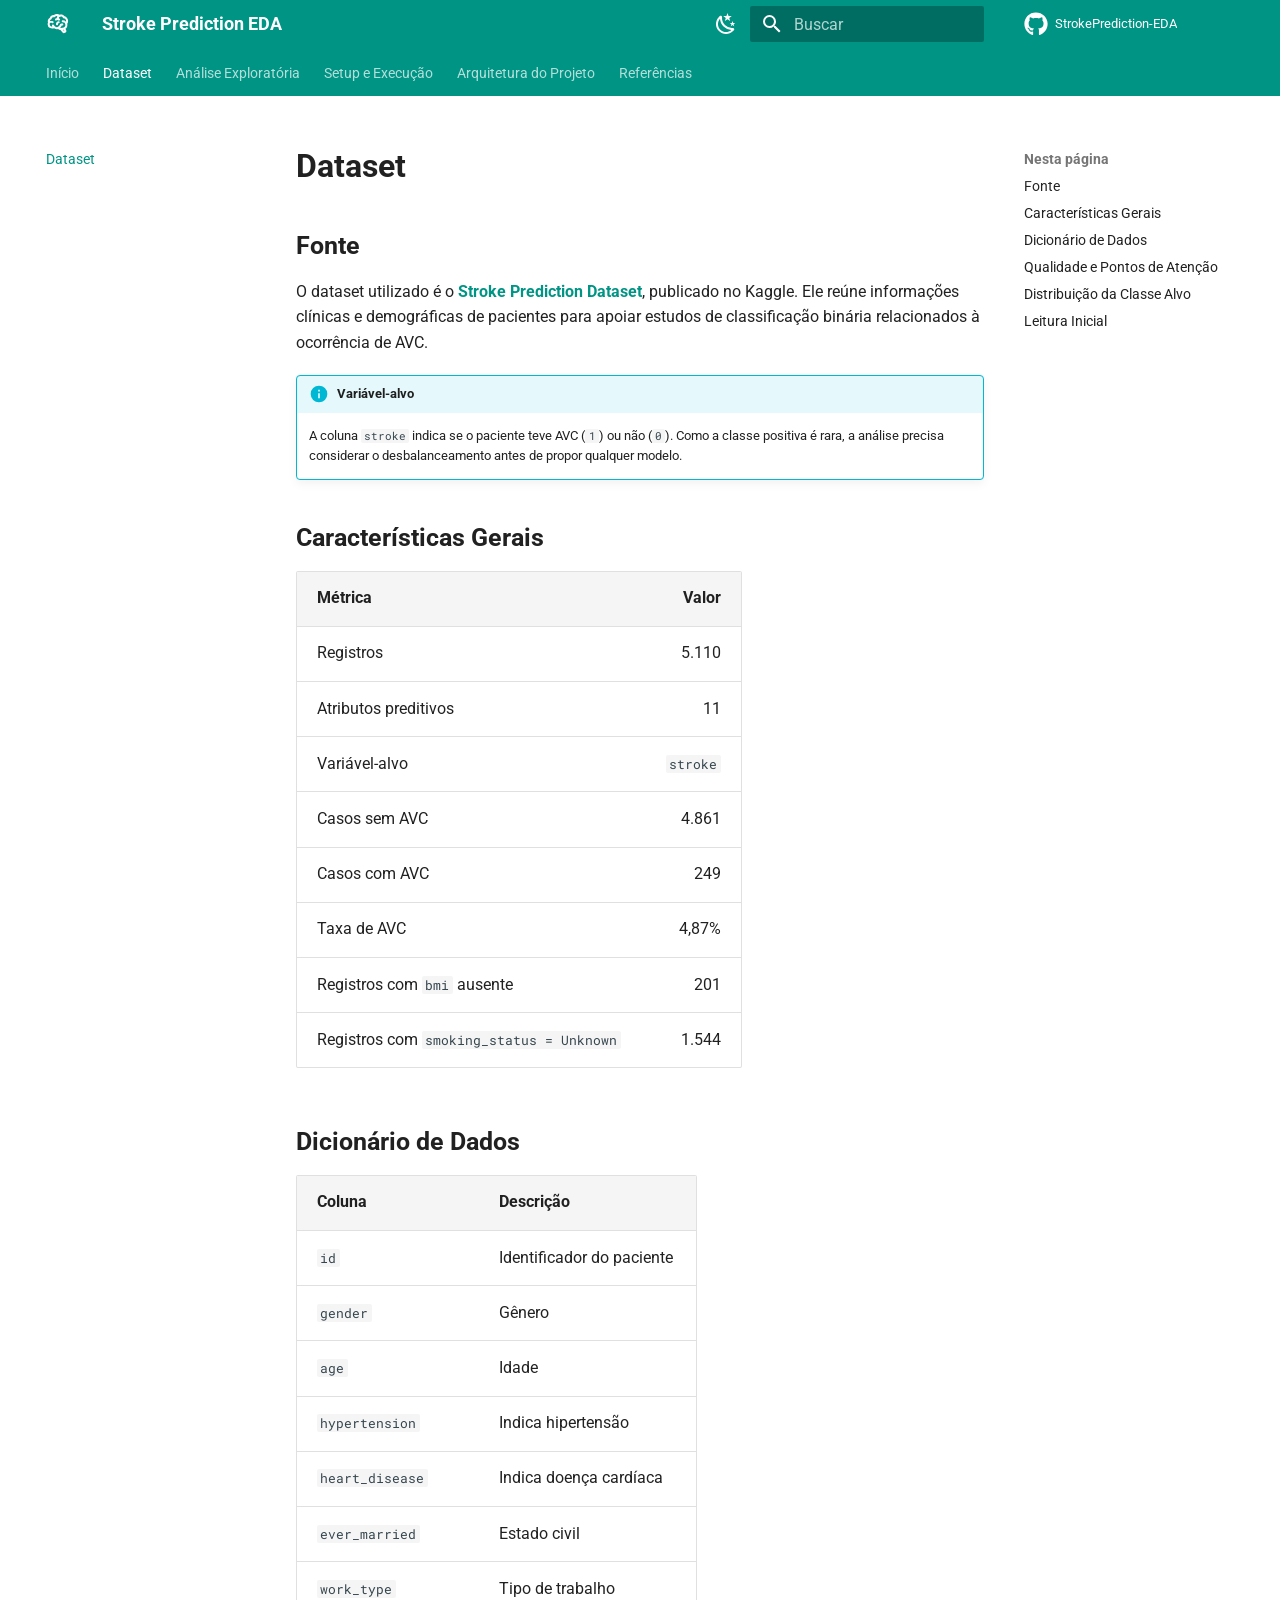
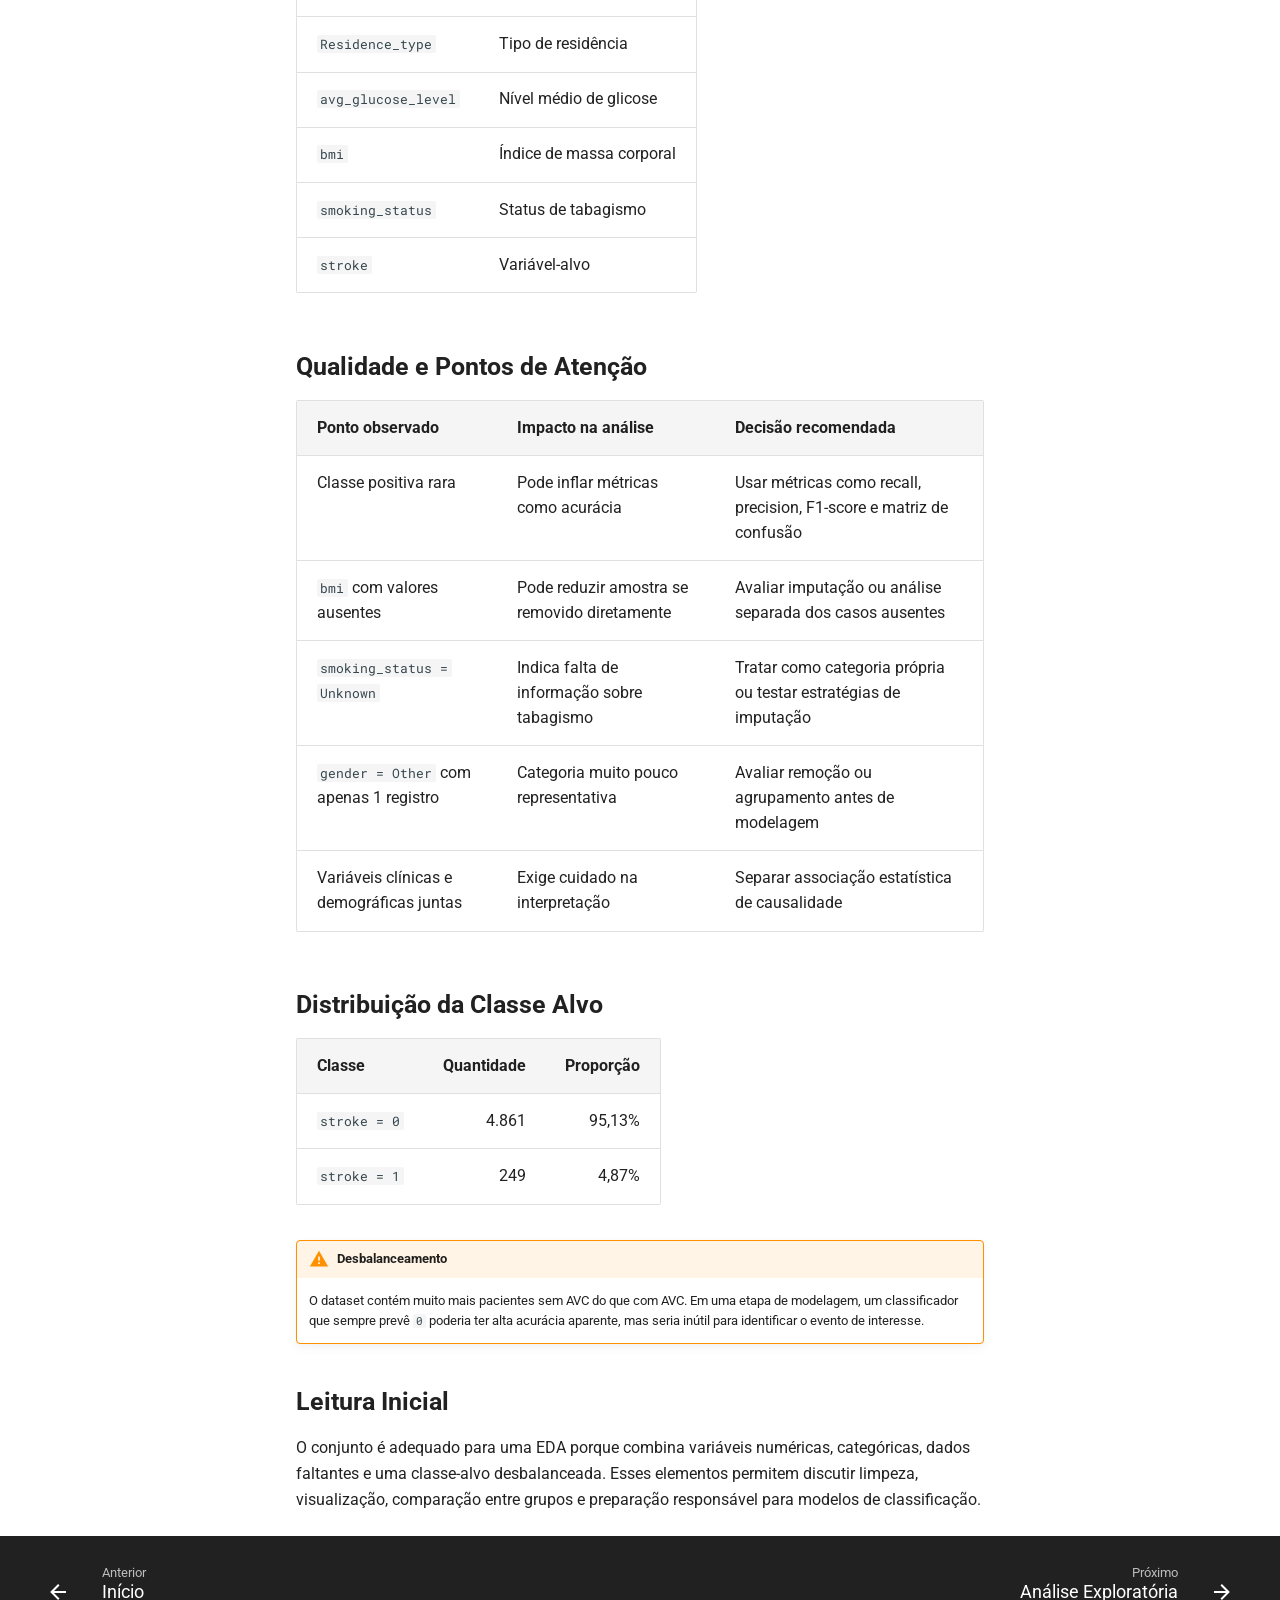
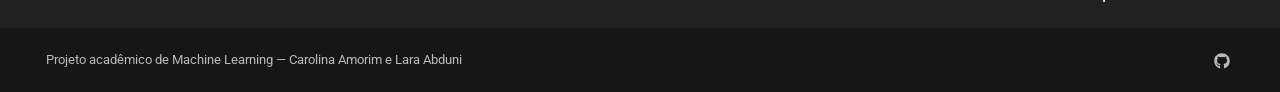
<file: dataset/index.html>
<!doctype html>
<html lang="pt" class="no-js">
  <head>
    
      <meta charset="utf-8">
      <meta name="viewport" content="width=device-width,initial-scale=1">
      
        <meta name="description" content="Análise exploratória de dados do dataset de previsão de AVC.">
      
      
        <meta name="author" content="Carolina Amorim e Lara Abduni">
      
      
        <link rel="canonical" href="https://carolinaoamorim.github.io/StrokePrediction-EDA/dataset/">
      
      
        <link rel="prev" href="..">
      
      
        <link rel="next" href="../analysis/">
      
      
        
      
      
      <link rel="icon" href="../assets/images/favicon.png">
      <meta name="generator" content="mkdocs-1.6.1, mkdocs-material-9.7.7">
    
    
      
        <title>Dataset - Stroke Prediction EDA</title>
      
    
    
      <link rel="stylesheet" href="../assets/stylesheets/main.ec1eaa64.min.css">
      
        
        <link rel="stylesheet" href="../assets/stylesheets/palette.ab4e12ef.min.css">
      
      


    
    
      
    
    
      
        
        
        <link rel="preconnect" href="https://fonts.gstatic.com" crossorigin>
        <link rel="stylesheet" href="https://fonts.googleapis.com/css?family=Roboto:300,300i,400,400i,700,700i%7CRoboto+Mono:400,400i,700,700i&display=fallback">
        <style>:root{--md-text-font:"Roboto";--md-code-font:"Roboto Mono"}</style>
      
    
    
      <link rel="stylesheet" href="../assets/stylesheets/extra.css">
    
    <script>__md_scope=new URL("..",location),__md_hash=e=>[...e].reduce(((e,_)=>(e<<5)-e+_.charCodeAt(0)),0),__md_get=(e,_=localStorage,t=__md_scope)=>JSON.parse(_.getItem(t.pathname+"."+e)),__md_set=(e,_,t=localStorage,a=__md_scope)=>{try{t.setItem(a.pathname+"."+e,JSON.stringify(_))}catch(e){}}</script>
    
      

    
    
  </head>
  
  
    
    
      
    
    
    
    
    <body dir="ltr" data-md-color-scheme="default" data-md-color-primary="teal" data-md-color-accent="deep-orange">
  
    
    <input class="md-toggle" data-md-toggle="drawer" type="checkbox" id="__drawer" autocomplete="off">
    <input class="md-toggle" data-md-toggle="search" type="checkbox" id="__search" autocomplete="off">
    <label class="md-overlay" for="__drawer"></label>
    <div data-md-component="skip">
      
        
        <a href="#dataset" class="md-skip">
          Pular para conteúdo
        </a>
      
    </div>
    <div data-md-component="announce">
      
    </div>
    
    
      

<header class="md-header" data-md-component="header">
  <nav class="md-header__inner md-grid" aria-label="Cabeçalho">
    <a href=".." title="Stroke Prediction EDA" class="md-header__button md-logo" aria-label="Stroke Prediction EDA" data-md-component="logo">
      
  
  <svg xmlns="http://www.w3.org/2000/svg" viewBox="0 0 24 24"><path d="M21.33 12.91c.09 1.55-.62 3.04-1.89 3.95l.77 1.49c.23.45.26.98.06 1.45-.19.47-.58.84-1.06 1l-.79.25a1.687 1.687 0 0 1-1.86-.55L14.44 18c-.89-.15-1.73-.53-2.44-1.1-.5.15-1 .23-1.5.23-.88 0-1.76-.27-2.5-.79-.53.16-1.07.23-1.62.22-.79.01-1.57-.15-2.3-.45a4.1 4.1 0 0 1-2.43-3.61c-.08-.72.04-1.45.35-2.11-.29-.75-.32-1.57-.07-2.33C2.3 7.11 3 6.32 3.87 5.82c.58-1.69 2.21-2.82 4-2.7 1.6-1.5 4.05-1.66 5.83-.37.42-.11.86-.17 1.3-.17 1.36-.03 2.65.57 3.5 1.64 2.04.53 3.5 2.35 3.58 4.47.05 1.11-.25 2.2-.86 3.13.07.36.11.72.11 1.09m-5-1.41c.57.07 1.02.5 1.02 1.07a1 1 0 0 1-1 1h-.63c-.32.9-.88 1.69-1.62 2.29.25.09.51.14.77.21 5.13-.07 4.53-3.2 4.53-3.25a2.59 2.59 0 0 0-2.69-2.49 1 1 0 0 1-1-1 1 1 0 0 1 1-1c1.23.03 2.41.49 3.33 1.3.05-.29.08-.59.08-.89-.06-1.24-.62-2.32-2.87-2.53-1.25-2.96-4.4-1.32-4.4-.4-.03.23.21.72.25.75a1 1 0 0 1 1 1c0 .55-.45 1-1 1-.53-.02-1.03-.22-1.43-.56-.48.31-1.03.5-1.6.56-.57.05-1.04-.35-1.07-.9a.97.97 0 0 1 .88-1.1c.16-.02.94-.14.94-.77 0-.66.25-1.29.68-1.79-.92-.25-1.91.08-2.91 1.29C6.75 5 6 5.25 5.45 7.2 4.5 7.67 4 8 3.78 9c1.08-.22 2.19-.13 3.22.25.5.19.78.75.59 1.29-.19.52-.77.78-1.29.59-.73-.32-1.55-.34-2.3-.06-.32.27-.32.83-.32 1.27 0 .74.37 1.43 1 1.83.53.27 1.12.41 1.71.4q-.225-.39-.39-.81a1.038 1.038 0 0 1 1.96-.68c.4 1.14 1.42 1.92 2.62 2.05 1.37-.07 2.59-.88 3.19-2.13.23-1.38 1.34-1.5 2.56-1.5m2 7.47-.62-1.3-.71.16 1 1.25zm-4.65-8.61a1 1 0 0 0-.91-1.03c-.71-.04-1.4.2-1.93.67-.57.58-.87 1.38-.84 2.19a1 1 0 0 0 1 1c.57 0 1-.45 1-1 0-.27.07-.54.23-.76.12-.1.27-.15.43-.15.55.03 1.02-.38 1.02-.92"/></svg>

    </a>
    <label class="md-header__button md-icon" for="__drawer">
      
      <svg xmlns="http://www.w3.org/2000/svg" viewBox="0 0 24 24"><path d="M3 6h18v2H3zm0 5h18v2H3zm0 5h18v2H3z"/></svg>
    </label>
    <div class="md-header__title" data-md-component="header-title">
      <div class="md-header__ellipsis">
        <div class="md-header__topic">
          <span class="md-ellipsis">
            Stroke Prediction EDA
          </span>
        </div>
        <div class="md-header__topic" data-md-component="header-topic">
          <span class="md-ellipsis">
            
              Dataset
            
          </span>
        </div>
      </div>
    </div>
    
      
        <form class="md-header__option" data-md-component="palette">
  
    
    
    
    <input class="md-option" data-md-color-media="(prefers-color-scheme: light)" data-md-color-scheme="default" data-md-color-primary="teal" data-md-color-accent="deep-orange"  aria-label="Mudar para modo escuro"  type="radio" name="__palette" id="__palette_0">
    
      <label class="md-header__button md-icon" title="Mudar para modo escuro" for="__palette_1" hidden>
        <svg xmlns="http://www.w3.org/2000/svg" viewBox="0 0 24 24"><path d="m17.75 4.09-2.53 1.94.91 3.06-2.63-1.81-2.63 1.81.91-3.06-2.53-1.94L12.44 4l1.06-3 1.06 3zm3.5 6.91-1.64 1.25.59 1.98-1.7-1.17-1.7 1.17.59-1.98L15.75 11l2.06-.05L18.5 9l.69 1.95zm-2.28 4.95c.83-.08 1.72 1.1 1.19 1.85-.32.45-.66.87-1.08 1.27C15.17 23 8.84 23 4.94 19.07c-3.91-3.9-3.91-10.24 0-14.14.4-.4.82-.76 1.27-1.08.75-.53 1.93.36 1.85 1.19-.27 2.86.69 5.83 2.89 8.02a9.96 9.96 0 0 0 8.02 2.89m-1.64 2.02a12.08 12.08 0 0 1-7.8-3.47c-2.17-2.19-3.33-5-3.49-7.82-2.81 3.14-2.7 7.96.31 10.98 3.02 3.01 7.84 3.12 10.98.31"/></svg>
      </label>
    
  
    
    
    
    <input class="md-option" data-md-color-media="(prefers-color-scheme: dark)" data-md-color-scheme="slate" data-md-color-primary="teal" data-md-color-accent="deep-orange"  aria-label="Mudar para modo claro"  type="radio" name="__palette" id="__palette_1">
    
      <label class="md-header__button md-icon" title="Mudar para modo claro" for="__palette_0" hidden>
        <svg xmlns="http://www.w3.org/2000/svg" viewBox="0 0 24 24"><path d="M12 7a5 5 0 0 1 5 5 5 5 0 0 1-5 5 5 5 0 0 1-5-5 5 5 0 0 1 5-5m0 2a3 3 0 0 0-3 3 3 3 0 0 0 3 3 3 3 0 0 0 3-3 3 3 0 0 0-3-3m0-7 2.39 3.42C13.65 5.15 12.84 5 12 5s-1.65.15-2.39.42zM3.34 7l4.16-.35A7.2 7.2 0 0 0 5.94 8.5c-.44.74-.69 1.5-.83 2.29zm.02 10 1.76-3.77a7.131 7.131 0 0 0 2.38 4.14zM20.65 7l-1.77 3.79a7.02 7.02 0 0 0-2.38-4.15zm-.01 10-4.14.36c.59-.51 1.12-1.14 1.54-1.86.42-.73.69-1.5.83-2.29zM12 22l-2.41-3.44c.74.27 1.55.44 2.41.44.82 0 1.63-.17 2.37-.44z"/></svg>
      </label>
    
  
</form>
      
    
    
      <script>var palette=__md_get("__palette");if(palette&&palette.color){if("(prefers-color-scheme)"===palette.color.media){var media=matchMedia("(prefers-color-scheme: light)"),input=document.querySelector(media.matches?"[data-md-color-media='(prefers-color-scheme: light)']":"[data-md-color-media='(prefers-color-scheme: dark)']");palette.color.media=input.getAttribute("data-md-color-media"),palette.color.scheme=input.getAttribute("data-md-color-scheme"),palette.color.primary=input.getAttribute("data-md-color-primary"),palette.color.accent=input.getAttribute("data-md-color-accent")}for(var[key,value]of Object.entries(palette.color))document.body.setAttribute("data-md-color-"+key,value)}</script>
    
    
    
      
      
        <label class="md-header__button md-icon" for="__search">
          
          <svg xmlns="http://www.w3.org/2000/svg" viewBox="0 0 24 24"><path d="M9.5 3A6.5 6.5 0 0 1 16 9.5c0 1.61-.59 3.09-1.56 4.23l.27.27h.79l5 5-1.5 1.5-5-5v-.79l-.27-.27A6.52 6.52 0 0 1 9.5 16 6.5 6.5 0 0 1 3 9.5 6.5 6.5 0 0 1 9.5 3m0 2C7 5 5 7 5 9.5S7 14 9.5 14 14 12 14 9.5 12 5 9.5 5"/></svg>
        </label>
        <div class="md-search" data-md-component="search" role="dialog">
  <label class="md-search__overlay" for="__search"></label>
  <div class="md-search__inner" role="search">
    <form class="md-search__form" name="search">
      <input type="text" class="md-search__input" name="query" aria-label="Buscar" placeholder="Buscar" autocapitalize="off" autocorrect="off" autocomplete="off" spellcheck="false" data-md-component="search-query" required>
      <label class="md-search__icon md-icon" for="__search">
        
        <svg xmlns="http://www.w3.org/2000/svg" viewBox="0 0 24 24"><path d="M9.5 3A6.5 6.5 0 0 1 16 9.5c0 1.61-.59 3.09-1.56 4.23l.27.27h.79l5 5-1.5 1.5-5-5v-.79l-.27-.27A6.52 6.52 0 0 1 9.5 16 6.5 6.5 0 0 1 3 9.5 6.5 6.5 0 0 1 9.5 3m0 2C7 5 5 7 5 9.5S7 14 9.5 14 14 12 14 9.5 12 5 9.5 5"/></svg>
        
        <svg xmlns="http://www.w3.org/2000/svg" viewBox="0 0 24 24"><path d="M20 11v2H8l5.5 5.5-1.42 1.42L4.16 12l7.92-7.92L13.5 5.5 8 11z"/></svg>
      </label>
      <nav class="md-search__options" aria-label="Pesquisar">
        
        <button type="reset" class="md-search__icon md-icon" title="Limpar" aria-label="Limpar" tabindex="-1">
          
          <svg xmlns="http://www.w3.org/2000/svg" viewBox="0 0 24 24"><path d="M19 6.41 17.59 5 12 10.59 6.41 5 5 6.41 10.59 12 5 17.59 6.41 19 12 13.41 17.59 19 19 17.59 13.41 12z"/></svg>
        </button>
      </nav>
      
        <div class="md-search__suggest" data-md-component="search-suggest"></div>
      
    </form>
    <div class="md-search__output">
      <div class="md-search__scrollwrap" tabindex="0" data-md-scrollfix>
        <div class="md-search-result" data-md-component="search-result">
          <div class="md-search-result__meta">
            Inicializando busca
          </div>
          <ol class="md-search-result__list" role="presentation"></ol>
        </div>
      </div>
    </div>
  </div>
</div>
      
    
    
      <div class="md-header__source">
        <a href="https://github.com/carolinaoamorim/StrokePrediction-EDA" title="Ir para repositório" class="md-source" data-md-component="source">
  <div class="md-source__icon md-icon">
    
    <svg xmlns="http://www.w3.org/2000/svg" viewBox="0 0 512 512"><!--! Font Awesome Free 7.1.0 by @fontawesome - https://fontawesome.com License - https://fontawesome.com/license/free (Icons: CC BY 4.0, Fonts: SIL OFL 1.1, Code: MIT License) Copyright 2025 Fonticons, Inc.--><path d="M173.9 397.4c0 2-2.3 3.6-5.2 3.6-3.3.3-5.6-1.3-5.6-3.6 0-2 2.3-3.6 5.2-3.6 3-.3 5.6 1.3 5.6 3.6m-31.1-4.5c-.7 2 1.3 4.3 4.3 4.9 2.6 1 5.6 0 6.2-2s-1.3-4.3-4.3-5.2c-2.6-.7-5.5.3-6.2 2.3m44.2-1.7c-2.9.7-4.9 2.6-4.6 4.9.3 2 2.9 3.3 5.9 2.6 2.9-.7 4.9-2.6 4.6-4.6-.3-1.9-3-3.2-5.9-2.9M252.8 8C114.1 8 8 113.3 8 252c0 110.9 69.8 205.8 169.5 239.2 12.8 2.3 17.3-5.6 17.3-12.1 0-6.2-.3-40.4-.3-61.4 0 0-70 15-84.7-29.8 0 0-11.4-29.1-27.8-36.6 0 0-22.9-15.7 1.6-15.4 0 0 24.9 2 38.6 25.8 21.9 38.6 58.6 27.5 72.9 20.9 2.3-16 8.8-27.1 16-33.7-55.9-6.2-112.3-14.3-112.3-110.5 0-27.5 7.6-41.3 23.6-58.9-2.6-6.5-11.1-33.3 2.6-67.9 20.9-6.5 69 27 69 27 20-5.6 41.5-8.5 62.8-8.5s42.8 2.9 62.8 8.5c0 0 48.1-33.6 69-27 13.7 34.7 5.2 61.4 2.6 67.9 16 17.7 25.8 31.5 25.8 58.9 0 96.5-58.9 104.2-114.8 110.5 9.2 7.9 17 22.9 17 46.4 0 33.7-.3 75.4-.3 83.6 0 6.5 4.6 14.4 17.3 12.1C436.2 457.8 504 362.9 504 252 504 113.3 391.5 8 252.8 8M105.2 352.9c-1.3 1-1 3.3.7 5.2 1.6 1.6 3.9 2.3 5.2 1 1.3-1 1-3.3-.7-5.2-1.6-1.6-3.9-2.3-5.2-1m-10.8-8.1c-.7 1.3.3 2.9 2.3 3.9 1.6 1 3.6.7 4.3-.7.7-1.3-.3-2.9-2.3-3.9-2-.6-3.6-.3-4.3.7m32.4 35.6c-1.6 1.3-1 4.3 1.3 6.2 2.3 2.3 5.2 2.6 6.5 1 1.3-1.3.7-4.3-1.3-6.2-2.2-2.3-5.2-2.6-6.5-1m-11.4-14.7c-1.6 1-1.6 3.6 0 5.9s4.3 3.3 5.6 2.3c1.6-1.3 1.6-3.9 0-6.2-1.4-2.3-4-3.3-5.6-2"/></svg>
  </div>
  <div class="md-source__repository">
    StrokePrediction-EDA
  </div>
</a>
      </div>
    
  </nav>
  
</header>
    
    <div class="md-container" data-md-component="container">
      
      
        
          
            
<nav class="md-tabs" aria-label="Abas" data-md-component="tabs">
  <div class="md-grid">
    <ul class="md-tabs__list">
      
        
  
  
  
  
    <li class="md-tabs__item">
      <a href=".." class="md-tabs__link">
        
  
  
    
  
  Início

      </a>
    </li>
  

      
        
  
  
  
    
  
  
    <li class="md-tabs__item md-tabs__item--active">
      <a href="./" class="md-tabs__link">
        
  
  
    
  
  Dataset

      </a>
    </li>
  

      
        
  
  
  
  
    <li class="md-tabs__item">
      <a href="../analysis/" class="md-tabs__link">
        
  
  
    
  
  Análise Exploratória

      </a>
    </li>
  

      
        
  
  
  
  
    <li class="md-tabs__item">
      <a href="../setup/" class="md-tabs__link">
        
  
  
    
  
  Setup e Execução

      </a>
    </li>
  

      
        
  
  
  
  
    <li class="md-tabs__item">
      <a href="../project-structure/" class="md-tabs__link">
        
  
  
    
  
  Arquitetura do Projeto

      </a>
    </li>
  

      
        
  
  
  
  
    <li class="md-tabs__item">
      <a href="../references/" class="md-tabs__link">
        
  
  
    
  
  Referências

      </a>
    </li>
  

      
    </ul>
  </div>
</nav>
          
        
      
      <main class="md-main" data-md-component="main">
        <div class="md-main__inner md-grid">
          
            
              
              <div class="md-sidebar md-sidebar--primary" data-md-component="sidebar" data-md-type="navigation" >
                <div class="md-sidebar__scrollwrap">
                  <div class="md-sidebar__inner">
                    


  


<nav class="md-nav md-nav--primary md-nav--lifted" aria-label="Navegação" data-md-level="0">
  <label class="md-nav__title" for="__drawer">
    <a href=".." title="Stroke Prediction EDA" class="md-nav__button md-logo" aria-label="Stroke Prediction EDA" data-md-component="logo">
      
  
  <svg xmlns="http://www.w3.org/2000/svg" viewBox="0 0 24 24"><path d="M21.33 12.91c.09 1.55-.62 3.04-1.89 3.95l.77 1.49c.23.45.26.98.06 1.45-.19.47-.58.84-1.06 1l-.79.25a1.687 1.687 0 0 1-1.86-.55L14.44 18c-.89-.15-1.73-.53-2.44-1.1-.5.15-1 .23-1.5.23-.88 0-1.76-.27-2.5-.79-.53.16-1.07.23-1.62.22-.79.01-1.57-.15-2.3-.45a4.1 4.1 0 0 1-2.43-3.61c-.08-.72.04-1.45.35-2.11-.29-.75-.32-1.57-.07-2.33C2.3 7.11 3 6.32 3.87 5.82c.58-1.69 2.21-2.82 4-2.7 1.6-1.5 4.05-1.66 5.83-.37.42-.11.86-.17 1.3-.17 1.36-.03 2.65.57 3.5 1.64 2.04.53 3.5 2.35 3.58 4.47.05 1.11-.25 2.2-.86 3.13.07.36.11.72.11 1.09m-5-1.41c.57.07 1.02.5 1.02 1.07a1 1 0 0 1-1 1h-.63c-.32.9-.88 1.69-1.62 2.29.25.09.51.14.77.21 5.13-.07 4.53-3.2 4.53-3.25a2.59 2.59 0 0 0-2.69-2.49 1 1 0 0 1-1-1 1 1 0 0 1 1-1c1.23.03 2.41.49 3.33 1.3.05-.29.08-.59.08-.89-.06-1.24-.62-2.32-2.87-2.53-1.25-2.96-4.4-1.32-4.4-.4-.03.23.21.72.25.75a1 1 0 0 1 1 1c0 .55-.45 1-1 1-.53-.02-1.03-.22-1.43-.56-.48.31-1.03.5-1.6.56-.57.05-1.04-.35-1.07-.9a.97.97 0 0 1 .88-1.1c.16-.02.94-.14.94-.77 0-.66.25-1.29.68-1.79-.92-.25-1.91.08-2.91 1.29C6.75 5 6 5.25 5.45 7.2 4.5 7.67 4 8 3.78 9c1.08-.22 2.19-.13 3.22.25.5.19.78.75.59 1.29-.19.52-.77.78-1.29.59-.73-.32-1.55-.34-2.3-.06-.32.27-.32.83-.32 1.27 0 .74.37 1.43 1 1.83.53.27 1.12.41 1.71.4q-.225-.39-.39-.81a1.038 1.038 0 0 1 1.96-.68c.4 1.14 1.42 1.92 2.62 2.05 1.37-.07 2.59-.88 3.19-2.13.23-1.38 1.34-1.5 2.56-1.5m2 7.47-.62-1.3-.71.16 1 1.25zm-4.65-8.61a1 1 0 0 0-.91-1.03c-.71-.04-1.4.2-1.93.67-.57.58-.87 1.38-.84 2.19a1 1 0 0 0 1 1c.57 0 1-.45 1-1 0-.27.07-.54.23-.76.12-.1.27-.15.43-.15.55.03 1.02-.38 1.02-.92"/></svg>

    </a>
    Stroke Prediction EDA
  </label>
  
    <div class="md-nav__source">
      <a href="https://github.com/carolinaoamorim/StrokePrediction-EDA" title="Ir para repositório" class="md-source" data-md-component="source">
  <div class="md-source__icon md-icon">
    
    <svg xmlns="http://www.w3.org/2000/svg" viewBox="0 0 512 512"><!--! Font Awesome Free 7.1.0 by @fontawesome - https://fontawesome.com License - https://fontawesome.com/license/free (Icons: CC BY 4.0, Fonts: SIL OFL 1.1, Code: MIT License) Copyright 2025 Fonticons, Inc.--><path d="M173.9 397.4c0 2-2.3 3.6-5.2 3.6-3.3.3-5.6-1.3-5.6-3.6 0-2 2.3-3.6 5.2-3.6 3-.3 5.6 1.3 5.6 3.6m-31.1-4.5c-.7 2 1.3 4.3 4.3 4.9 2.6 1 5.6 0 6.2-2s-1.3-4.3-4.3-5.2c-2.6-.7-5.5.3-6.2 2.3m44.2-1.7c-2.9.7-4.9 2.6-4.6 4.9.3 2 2.9 3.3 5.9 2.6 2.9-.7 4.9-2.6 4.6-4.6-.3-1.9-3-3.2-5.9-2.9M252.8 8C114.1 8 8 113.3 8 252c0 110.9 69.8 205.8 169.5 239.2 12.8 2.3 17.3-5.6 17.3-12.1 0-6.2-.3-40.4-.3-61.4 0 0-70 15-84.7-29.8 0 0-11.4-29.1-27.8-36.6 0 0-22.9-15.7 1.6-15.4 0 0 24.9 2 38.6 25.8 21.9 38.6 58.6 27.5 72.9 20.9 2.3-16 8.8-27.1 16-33.7-55.9-6.2-112.3-14.3-112.3-110.5 0-27.5 7.6-41.3 23.6-58.9-2.6-6.5-11.1-33.3 2.6-67.9 20.9-6.5 69 27 69 27 20-5.6 41.5-8.5 62.8-8.5s42.8 2.9 62.8 8.5c0 0 48.1-33.6 69-27 13.7 34.7 5.2 61.4 2.6 67.9 16 17.7 25.8 31.5 25.8 58.9 0 96.5-58.9 104.2-114.8 110.5 9.2 7.9 17 22.9 17 46.4 0 33.7-.3 75.4-.3 83.6 0 6.5 4.6 14.4 17.3 12.1C436.2 457.8 504 362.9 504 252 504 113.3 391.5 8 252.8 8M105.2 352.9c-1.3 1-1 3.3.7 5.2 1.6 1.6 3.9 2.3 5.2 1 1.3-1 1-3.3-.7-5.2-1.6-1.6-3.9-2.3-5.2-1m-10.8-8.1c-.7 1.3.3 2.9 2.3 3.9 1.6 1 3.6.7 4.3-.7.7-1.3-.3-2.9-2.3-3.9-2-.6-3.6-.3-4.3.7m32.4 35.6c-1.6 1.3-1 4.3 1.3 6.2 2.3 2.3 5.2 2.6 6.5 1 1.3-1.3.7-4.3-1.3-6.2-2.2-2.3-5.2-2.6-6.5-1m-11.4-14.7c-1.6 1-1.6 3.6 0 5.9s4.3 3.3 5.6 2.3c1.6-1.3 1.6-3.9 0-6.2-1.4-2.3-4-3.3-5.6-2"/></svg>
  </div>
  <div class="md-source__repository">
    StrokePrediction-EDA
  </div>
</a>
    </div>
  
  <ul class="md-nav__list" data-md-scrollfix>
    
      
      
  
  
  
  
    <li class="md-nav__item">
      <a href=".." class="md-nav__link">
        
  
  
  <span class="md-ellipsis">
    
  
    Início
  

    
  </span>
  
  

      </a>
    </li>
  

    
      
      
  
  
    
  
  
  
    <li class="md-nav__item md-nav__item--active">
      
      <input class="md-nav__toggle md-toggle" type="checkbox" id="__toc">
      
      
        
      
      
        <label class="md-nav__link md-nav__link--active" for="__toc">
          
  
  
  <span class="md-ellipsis">
    
  
    Dataset
  

    
  </span>
  
  

          <span class="md-nav__icon md-icon"></span>
        </label>
      
      <a href="./" class="md-nav__link md-nav__link--active">
        
  
  
  <span class="md-ellipsis">
    
  
    Dataset
  

    
  </span>
  
  

      </a>
      
        

  

<nav class="md-nav md-nav--secondary" aria-label="Nesta página">
  
  
  
    
  
  
    <label class="md-nav__title" for="__toc">
      <span class="md-nav__icon md-icon"></span>
      Nesta página
    </label>
    <ul class="md-nav__list" data-md-component="toc" data-md-scrollfix>
      
        <li class="md-nav__item">
  <a href="#fonte" class="md-nav__link">
    <span class="md-ellipsis">
      
        Fonte
      
    </span>
  </a>
  
</li>
      
        <li class="md-nav__item">
  <a href="#caracteristicas-gerais" class="md-nav__link">
    <span class="md-ellipsis">
      
        Características Gerais
      
    </span>
  </a>
  
</li>
      
        <li class="md-nav__item">
  <a href="#dicionario-de-dados" class="md-nav__link">
    <span class="md-ellipsis">
      
        Dicionário de Dados
      
    </span>
  </a>
  
</li>
      
        <li class="md-nav__item">
  <a href="#qualidade-e-pontos-de-atencao" class="md-nav__link">
    <span class="md-ellipsis">
      
        Qualidade e Pontos de Atenção
      
    </span>
  </a>
  
</li>
      
        <li class="md-nav__item">
  <a href="#distribuicao-da-classe-alvo" class="md-nav__link">
    <span class="md-ellipsis">
      
        Distribuição da Classe Alvo
      
    </span>
  </a>
  
</li>
      
        <li class="md-nav__item">
  <a href="#leitura-inicial" class="md-nav__link">
    <span class="md-ellipsis">
      
        Leitura Inicial
      
    </span>
  </a>
  
</li>
      
    </ul>
  
</nav>
      
    </li>
  

    
      
      
  
  
  
  
    <li class="md-nav__item">
      <a href="../analysis/" class="md-nav__link">
        
  
  
  <span class="md-ellipsis">
    
  
    Análise Exploratória
  

    
  </span>
  
  

      </a>
    </li>
  

    
      
      
  
  
  
  
    <li class="md-nav__item">
      <a href="../setup/" class="md-nav__link">
        
  
  
  <span class="md-ellipsis">
    
  
    Setup e Execução
  

    
  </span>
  
  

      </a>
    </li>
  

    
      
      
  
  
  
  
    <li class="md-nav__item">
      <a href="../project-structure/" class="md-nav__link">
        
  
  
  <span class="md-ellipsis">
    
  
    Arquitetura do Projeto
  

    
  </span>
  
  

      </a>
    </li>
  

    
      
      
  
  
  
  
    <li class="md-nav__item">
      <a href="../references/" class="md-nav__link">
        
  
  
  <span class="md-ellipsis">
    
  
    Referências
  

    
  </span>
  
  

      </a>
    </li>
  

    
  </ul>
</nav>
                  </div>
                </div>
              </div>
            
            
              
              <div class="md-sidebar md-sidebar--secondary" data-md-component="sidebar" data-md-type="toc" >
                <div class="md-sidebar__scrollwrap">
                  <div class="md-sidebar__inner">
                    

  

<nav class="md-nav md-nav--secondary" aria-label="Nesta página">
  
  
  
    
  
  
    <label class="md-nav__title" for="__toc">
      <span class="md-nav__icon md-icon"></span>
      Nesta página
    </label>
    <ul class="md-nav__list" data-md-component="toc" data-md-scrollfix>
      
        <li class="md-nav__item">
  <a href="#fonte" class="md-nav__link">
    <span class="md-ellipsis">
      
        Fonte
      
    </span>
  </a>
  
</li>
      
        <li class="md-nav__item">
  <a href="#caracteristicas-gerais" class="md-nav__link">
    <span class="md-ellipsis">
      
        Características Gerais
      
    </span>
  </a>
  
</li>
      
        <li class="md-nav__item">
  <a href="#dicionario-de-dados" class="md-nav__link">
    <span class="md-ellipsis">
      
        Dicionário de Dados
      
    </span>
  </a>
  
</li>
      
        <li class="md-nav__item">
  <a href="#qualidade-e-pontos-de-atencao" class="md-nav__link">
    <span class="md-ellipsis">
      
        Qualidade e Pontos de Atenção
      
    </span>
  </a>
  
</li>
      
        <li class="md-nav__item">
  <a href="#distribuicao-da-classe-alvo" class="md-nav__link">
    <span class="md-ellipsis">
      
        Distribuição da Classe Alvo
      
    </span>
  </a>
  
</li>
      
        <li class="md-nav__item">
  <a href="#leitura-inicial" class="md-nav__link">
    <span class="md-ellipsis">
      
        Leitura Inicial
      
    </span>
  </a>
  
</li>
      
    </ul>
  
</nav>
                  </div>
                </div>
              </div>
            
          
          
            <div class="md-content" data-md-component="content">
              
                



  


              
              <article class="md-content__inner md-typeset">
                
                  



<h1 id="dataset">Dataset<a class="headerlink" href="#dataset" title="Permanent link">&para;</a></h1>
<h2 id="fonte">Fonte<a class="headerlink" href="#fonte" title="Permanent link">&para;</a></h2>
<p>O dataset utilizado é o <a href="https://www.kaggle.com/datasets/fedesoriano/stroke-prediction-dataset"><strong>Stroke Prediction Dataset</strong></a>, publicado no Kaggle. Ele reúne informações clínicas e demográficas de pacientes para apoiar estudos de classificação binária relacionados à ocorrência de AVC.</p>
<div class="admonition info">
<p class="admonition-title">Variável-alvo</p>
<p>A coluna <code>stroke</code> indica se o paciente teve AVC (<code>1</code>) ou não (<code>0</code>). Como a classe positiva é rara, a análise precisa considerar o desbalanceamento antes de propor qualquer modelo.</p>
</div>
<h2 id="caracteristicas-gerais">Características Gerais<a class="headerlink" href="#caracteristicas-gerais" title="Permanent link">&para;</a></h2>
<table>
<thead>
<tr>
<th>Métrica</th>
<th style="text-align: right;">Valor</th>
</tr>
</thead>
<tbody>
<tr>
<td>Registros</td>
<td style="text-align: right;">5.110</td>
</tr>
<tr>
<td>Atributos preditivos</td>
<td style="text-align: right;">11</td>
</tr>
<tr>
<td>Variável-alvo</td>
<td style="text-align: right;"><code>stroke</code></td>
</tr>
<tr>
<td>Casos sem AVC</td>
<td style="text-align: right;">4.861</td>
</tr>
<tr>
<td>Casos com AVC</td>
<td style="text-align: right;">249</td>
</tr>
<tr>
<td>Taxa de AVC</td>
<td style="text-align: right;">4,87%</td>
</tr>
<tr>
<td>Registros com <code>bmi</code> ausente</td>
<td style="text-align: right;">201</td>
</tr>
<tr>
<td>Registros com <code>smoking_status = Unknown</code></td>
<td style="text-align: right;">1.544</td>
</tr>
</tbody>
</table>
<h2 id="dicionario-de-dados">Dicionário de Dados<a class="headerlink" href="#dicionario-de-dados" title="Permanent link">&para;</a></h2>
<table>
<thead>
<tr>
<th>Coluna</th>
<th>Descrição</th>
</tr>
</thead>
<tbody>
<tr>
<td><code>id</code></td>
<td>Identificador do paciente</td>
</tr>
<tr>
<td><code>gender</code></td>
<td>Gênero</td>
</tr>
<tr>
<td><code>age</code></td>
<td>Idade</td>
</tr>
<tr>
<td><code>hypertension</code></td>
<td>Indica hipertensão</td>
</tr>
<tr>
<td><code>heart_disease</code></td>
<td>Indica doença cardíaca</td>
</tr>
<tr>
<td><code>ever_married</code></td>
<td>Estado civil</td>
</tr>
<tr>
<td><code>work_type</code></td>
<td>Tipo de trabalho</td>
</tr>
<tr>
<td><code>Residence_type</code></td>
<td>Tipo de residência</td>
</tr>
<tr>
<td><code>avg_glucose_level</code></td>
<td>Nível médio de glicose</td>
</tr>
<tr>
<td><code>bmi</code></td>
<td>Índice de massa corporal</td>
</tr>
<tr>
<td><code>smoking_status</code></td>
<td>Status de tabagismo</td>
</tr>
<tr>
<td><code>stroke</code></td>
<td>Variável-alvo</td>
</tr>
</tbody>
</table>
<h2 id="qualidade-e-pontos-de-atencao">Qualidade e Pontos de Atenção<a class="headerlink" href="#qualidade-e-pontos-de-atencao" title="Permanent link">&para;</a></h2>
<table>
<thead>
<tr>
<th>Ponto observado</th>
<th>Impacto na análise</th>
<th>Decisão recomendada</th>
</tr>
</thead>
<tbody>
<tr>
<td>Classe positiva rara</td>
<td>Pode inflar métricas como acurácia</td>
<td>Usar métricas como recall, precision, F1-score e matriz de confusão</td>
</tr>
<tr>
<td><code>bmi</code> com valores ausentes</td>
<td>Pode reduzir amostra se removido diretamente</td>
<td>Avaliar imputação ou análise separada dos casos ausentes</td>
</tr>
<tr>
<td><code>smoking_status = Unknown</code></td>
<td>Indica falta de informação sobre tabagismo</td>
<td>Tratar como categoria própria ou testar estratégias de imputação</td>
</tr>
<tr>
<td><code>gender = Other</code> com apenas 1 registro</td>
<td>Categoria muito pouco representativa</td>
<td>Avaliar remoção ou agrupamento antes de modelagem</td>
</tr>
<tr>
<td>Variáveis clínicas e demográficas juntas</td>
<td>Exige cuidado na interpretação</td>
<td>Separar associação estatística de causalidade</td>
</tr>
</tbody>
</table>
<h2 id="distribuicao-da-classe-alvo">Distribuição da Classe Alvo<a class="headerlink" href="#distribuicao-da-classe-alvo" title="Permanent link">&para;</a></h2>
<table>
<thead>
<tr>
<th>Classe</th>
<th style="text-align: right;">Quantidade</th>
<th style="text-align: right;">Proporção</th>
</tr>
</thead>
<tbody>
<tr>
<td><code>stroke = 0</code></td>
<td style="text-align: right;">4.861</td>
<td style="text-align: right;">95,13%</td>
</tr>
<tr>
<td><code>stroke = 1</code></td>
<td style="text-align: right;">249</td>
<td style="text-align: right;">4,87%</td>
</tr>
</tbody>
</table>
<div class="admonition warning">
<p class="admonition-title">Desbalanceamento</p>
<p>O dataset contém muito mais pacientes sem AVC do que com AVC. Em uma etapa de modelagem, um classificador que sempre prevê <code>0</code> poderia ter alta acurácia aparente, mas seria inútil para identificar o evento de interesse.</p>
</div>
<h2 id="leitura-inicial">Leitura Inicial<a class="headerlink" href="#leitura-inicial" title="Permanent link">&para;</a></h2>
<p>O conjunto é adequado para uma EDA porque combina variáveis numéricas, categóricas, dados faltantes e uma classe-alvo desbalanceada. Esses elementos permitem discutir limpeza, visualização, comparação entre grupos e preparação responsável para modelos de classificação.</p>












                
              </article>
            </div>
          
          
<script>var target=document.getElementById(location.hash.slice(1));target&&target.name&&(target.checked=target.name.startsWith("__tabbed_"))</script>
        </div>
        
          <button type="button" class="md-top md-icon" data-md-component="top" hidden>
  
  <svg xmlns="http://www.w3.org/2000/svg" viewBox="0 0 24 24"><path d="M13 20h-2V8l-5.5 5.5-1.42-1.42L12 4.16l7.92 7.92-1.42 1.42L13 8z"/></svg>
  Voltar para o topo
</button>
        
      </main>
      
        <footer class="md-footer">
  
    
      
      <nav class="md-footer__inner md-grid" aria-label="Rodapé" >
        
          
          <a href=".." class="md-footer__link md-footer__link--prev" aria-label="Anterior: Início">
            <div class="md-footer__button md-icon">
              
              <svg xmlns="http://www.w3.org/2000/svg" viewBox="0 0 24 24"><path d="M20 11v2H8l5.5 5.5-1.42 1.42L4.16 12l7.92-7.92L13.5 5.5 8 11z"/></svg>
            </div>
            <div class="md-footer__title">
              <span class="md-footer__direction">
                Anterior
              </span>
              <div class="md-ellipsis">
                Início
              </div>
            </div>
          </a>
        
        
          
          <a href="../analysis/" class="md-footer__link md-footer__link--next" aria-label="Próximo: Análise Exploratória">
            <div class="md-footer__title">
              <span class="md-footer__direction">
                Próximo
              </span>
              <div class="md-ellipsis">
                Análise Exploratória
              </div>
            </div>
            <div class="md-footer__button md-icon">
              
              <svg xmlns="http://www.w3.org/2000/svg" viewBox="0 0 24 24"><path d="M4 11v2h12l-5.5 5.5 1.42 1.42L19.84 12l-7.92-7.92L10.5 5.5 16 11z"/></svg>
            </div>
          </a>
        
      </nav>
    
  
  <div class="md-footer-meta md-typeset">
    <div class="md-footer-meta__inner md-grid">
      <div class="md-copyright">
  
    <div class="md-copyright__highlight">
      Projeto acadêmico de Machine Learning — Carolina Amorim e Lara Abduni
    </div>
  
  
</div>
      
        
<div class="md-social">
  
    
    
    
    
    <a href="https://github.com/carolinaoamorim/StrokePrediction-EDA" target="_blank" rel="noopener" title="Repositório no GitHub" class="md-social__link">
      <svg xmlns="http://www.w3.org/2000/svg" viewBox="0 0 512 512"><!--! Font Awesome Free 7.1.0 by @fontawesome - https://fontawesome.com License - https://fontawesome.com/license/free (Icons: CC BY 4.0, Fonts: SIL OFL 1.1, Code: MIT License) Copyright 2025 Fonticons, Inc.--><path d="M173.9 397.4c0 2-2.3 3.6-5.2 3.6-3.3.3-5.6-1.3-5.6-3.6 0-2 2.3-3.6 5.2-3.6 3-.3 5.6 1.3 5.6 3.6m-31.1-4.5c-.7 2 1.3 4.3 4.3 4.9 2.6 1 5.6 0 6.2-2s-1.3-4.3-4.3-5.2c-2.6-.7-5.5.3-6.2 2.3m44.2-1.7c-2.9.7-4.9 2.6-4.6 4.9.3 2 2.9 3.3 5.9 2.6 2.9-.7 4.9-2.6 4.6-4.6-.3-1.9-3-3.2-5.9-2.9M252.8 8C114.1 8 8 113.3 8 252c0 110.9 69.8 205.8 169.5 239.2 12.8 2.3 17.3-5.6 17.3-12.1 0-6.2-.3-40.4-.3-61.4 0 0-70 15-84.7-29.8 0 0-11.4-29.1-27.8-36.6 0 0-22.9-15.7 1.6-15.4 0 0 24.9 2 38.6 25.8 21.9 38.6 58.6 27.5 72.9 20.9 2.3-16 8.8-27.1 16-33.7-55.9-6.2-112.3-14.3-112.3-110.5 0-27.5 7.6-41.3 23.6-58.9-2.6-6.5-11.1-33.3 2.6-67.9 20.9-6.5 69 27 69 27 20-5.6 41.5-8.5 62.8-8.5s42.8 2.9 62.8 8.5c0 0 48.1-33.6 69-27 13.7 34.7 5.2 61.4 2.6 67.9 16 17.7 25.8 31.5 25.8 58.9 0 96.5-58.9 104.2-114.8 110.5 9.2 7.9 17 22.9 17 46.4 0 33.7-.3 75.4-.3 83.6 0 6.5 4.6 14.4 17.3 12.1C436.2 457.8 504 362.9 504 252 504 113.3 391.5 8 252.8 8M105.2 352.9c-1.3 1-1 3.3.7 5.2 1.6 1.6 3.9 2.3 5.2 1 1.3-1 1-3.3-.7-5.2-1.6-1.6-3.9-2.3-5.2-1m-10.8-8.1c-.7 1.3.3 2.9 2.3 3.9 1.6 1 3.6.7 4.3-.7.7-1.3-.3-2.9-2.3-3.9-2-.6-3.6-.3-4.3.7m32.4 35.6c-1.6 1.3-1 4.3 1.3 6.2 2.3 2.3 5.2 2.6 6.5 1 1.3-1.3.7-4.3-1.3-6.2-2.2-2.3-5.2-2.6-6.5-1m-11.4-14.7c-1.6 1-1.6 3.6 0 5.9s4.3 3.3 5.6 2.3c1.6-1.3 1.6-3.9 0-6.2-1.4-2.3-4-3.3-5.6-2"/></svg>
    </a>
  
</div>
      
    </div>
  </div>
</footer>
      
    </div>
    <div class="md-dialog" data-md-component="dialog">
      <div class="md-dialog__inner md-typeset"></div>
    </div>
    
    
    
      
      
      <script id="__config" type="application/json">{"annotate": null, "base": "..", "features": ["navigation.instant", "navigation.tracking", "navigation.tabs", "navigation.sections", "navigation.path", "navigation.top", "navigation.footer", "search.highlight", "search.suggest", "content.code.copy"], "search": "../assets/javascripts/workers/search.2c215733.min.js", "tags": null, "translations": {"clipboard.copied": "Copiado para \u00e1rea de transfer\u00eancia", "clipboard.copy": "Copiar para \u00e1rea de transfer\u00eancia", "search.result.more.one": "mais 1 nesta p\u00e1gina", "search.result.more.other": "# mais nesta p\u00e1gina", "search.result.none": "Nenhum documento encontrado", "search.result.one": "1 documento encontrado", "search.result.other": "# documentos encontrados", "search.result.placeholder": "Digite para iniciar a busca", "search.result.term.missing": "Ausente", "select.version": "Selecione a vers\u00e3o"}, "version": null}</script>
    
    
      <script src="../assets/javascripts/bundle.d7400e89.min.js"></script>
      
    
  </body>
</html>
</file>
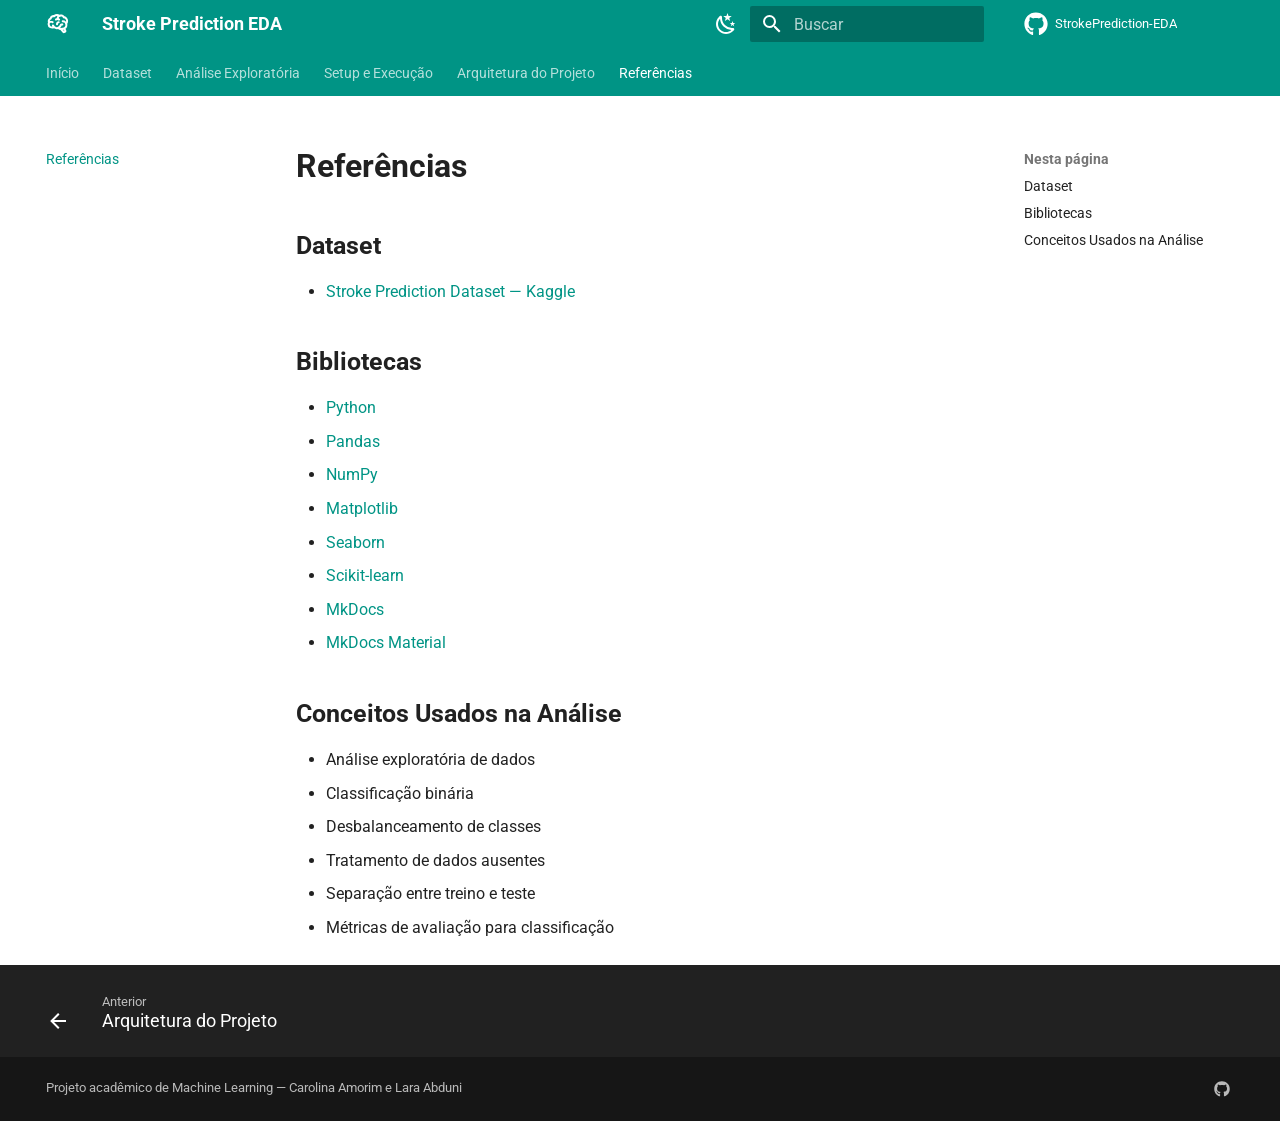
<file: references/index.html>
<!doctype html>
<html lang="pt" class="no-js">
  <head>
    
      <meta charset="utf-8">
      <meta name="viewport" content="width=device-width,initial-scale=1">
      
        <meta name="description" content="Análise exploratória de dados do dataset de previsão de AVC.">
      
      
        <meta name="author" content="Carolina Amorim e Lara Abduni">
      
      
        <link rel="canonical" href="https://carolinaoamorim.github.io/StrokePrediction-EDA/references/">
      
      
        <link rel="prev" href="../project-structure/">
      
      
      
        
      
      
      <link rel="icon" href="../assets/images/favicon.png">
      <meta name="generator" content="mkdocs-1.6.1, mkdocs-material-9.7.7">
    
    
      
        <title>Referências - Stroke Prediction EDA</title>
      
    
    
      <link rel="stylesheet" href="../assets/stylesheets/main.ec1eaa64.min.css">
      
        
        <link rel="stylesheet" href="../assets/stylesheets/palette.ab4e12ef.min.css">
      
      


    
    
      
    
    
      
        
        
        <link rel="preconnect" href="https://fonts.gstatic.com" crossorigin>
        <link rel="stylesheet" href="https://fonts.googleapis.com/css?family=Roboto:300,300i,400,400i,700,700i%7CRoboto+Mono:400,400i,700,700i&display=fallback">
        <style>:root{--md-text-font:"Roboto";--md-code-font:"Roboto Mono"}</style>
      
    
    
      <link rel="stylesheet" href="../assets/stylesheets/extra.css">
    
    <script>__md_scope=new URL("..",location),__md_hash=e=>[...e].reduce(((e,_)=>(e<<5)-e+_.charCodeAt(0)),0),__md_get=(e,_=localStorage,t=__md_scope)=>JSON.parse(_.getItem(t.pathname+"."+e)),__md_set=(e,_,t=localStorage,a=__md_scope)=>{try{t.setItem(a.pathname+"."+e,JSON.stringify(_))}catch(e){}}</script>
    
      

    
    
  </head>
  
  
    
    
      
    
    
    
    
    <body dir="ltr" data-md-color-scheme="default" data-md-color-primary="teal" data-md-color-accent="deep-orange">
  
    
    <input class="md-toggle" data-md-toggle="drawer" type="checkbox" id="__drawer" autocomplete="off">
    <input class="md-toggle" data-md-toggle="search" type="checkbox" id="__search" autocomplete="off">
    <label class="md-overlay" for="__drawer"></label>
    <div data-md-component="skip">
      
        
        <a href="#referencias" class="md-skip">
          Pular para conteúdo
        </a>
      
    </div>
    <div data-md-component="announce">
      
    </div>
    
    
      

<header class="md-header" data-md-component="header">
  <nav class="md-header__inner md-grid" aria-label="Cabeçalho">
    <a href=".." title="Stroke Prediction EDA" class="md-header__button md-logo" aria-label="Stroke Prediction EDA" data-md-component="logo">
      
  
  <svg xmlns="http://www.w3.org/2000/svg" viewBox="0 0 24 24"><path d="M21.33 12.91c.09 1.55-.62 3.04-1.89 3.95l.77 1.49c.23.45.26.98.06 1.45-.19.47-.58.84-1.06 1l-.79.25a1.687 1.687 0 0 1-1.86-.55L14.44 18c-.89-.15-1.73-.53-2.44-1.1-.5.15-1 .23-1.5.23-.88 0-1.76-.27-2.5-.79-.53.16-1.07.23-1.62.22-.79.01-1.57-.15-2.3-.45a4.1 4.1 0 0 1-2.43-3.61c-.08-.72.04-1.45.35-2.11-.29-.75-.32-1.57-.07-2.33C2.3 7.11 3 6.32 3.87 5.82c.58-1.69 2.21-2.82 4-2.7 1.6-1.5 4.05-1.66 5.83-.37.42-.11.86-.17 1.3-.17 1.36-.03 2.65.57 3.5 1.64 2.04.53 3.5 2.35 3.58 4.47.05 1.11-.25 2.2-.86 3.13.07.36.11.72.11 1.09m-5-1.41c.57.07 1.02.5 1.02 1.07a1 1 0 0 1-1 1h-.63c-.32.9-.88 1.69-1.62 2.29.25.09.51.14.77.21 5.13-.07 4.53-3.2 4.53-3.25a2.59 2.59 0 0 0-2.69-2.49 1 1 0 0 1-1-1 1 1 0 0 1 1-1c1.23.03 2.41.49 3.33 1.3.05-.29.08-.59.08-.89-.06-1.24-.62-2.32-2.87-2.53-1.25-2.96-4.4-1.32-4.4-.4-.03.23.21.72.25.75a1 1 0 0 1 1 1c0 .55-.45 1-1 1-.53-.02-1.03-.22-1.43-.56-.48.31-1.03.5-1.6.56-.57.05-1.04-.35-1.07-.9a.97.97 0 0 1 .88-1.1c.16-.02.94-.14.94-.77 0-.66.25-1.29.68-1.79-.92-.25-1.91.08-2.91 1.29C6.75 5 6 5.25 5.45 7.2 4.5 7.67 4 8 3.78 9c1.08-.22 2.19-.13 3.22.25.5.19.78.75.59 1.29-.19.52-.77.78-1.29.59-.73-.32-1.55-.34-2.3-.06-.32.27-.32.83-.32 1.27 0 .74.37 1.43 1 1.83.53.27 1.12.41 1.71.4q-.225-.39-.39-.81a1.038 1.038 0 0 1 1.96-.68c.4 1.14 1.42 1.92 2.62 2.05 1.37-.07 2.59-.88 3.19-2.13.23-1.38 1.34-1.5 2.56-1.5m2 7.47-.62-1.3-.71.16 1 1.25zm-4.65-8.61a1 1 0 0 0-.91-1.03c-.71-.04-1.4.2-1.93.67-.57.58-.87 1.38-.84 2.19a1 1 0 0 0 1 1c.57 0 1-.45 1-1 0-.27.07-.54.23-.76.12-.1.27-.15.43-.15.55.03 1.02-.38 1.02-.92"/></svg>

    </a>
    <label class="md-header__button md-icon" for="__drawer">
      
      <svg xmlns="http://www.w3.org/2000/svg" viewBox="0 0 24 24"><path d="M3 6h18v2H3zm0 5h18v2H3zm0 5h18v2H3z"/></svg>
    </label>
    <div class="md-header__title" data-md-component="header-title">
      <div class="md-header__ellipsis">
        <div class="md-header__topic">
          <span class="md-ellipsis">
            Stroke Prediction EDA
          </span>
        </div>
        <div class="md-header__topic" data-md-component="header-topic">
          <span class="md-ellipsis">
            
              Referências
            
          </span>
        </div>
      </div>
    </div>
    
      
        <form class="md-header__option" data-md-component="palette">
  
    
    
    
    <input class="md-option" data-md-color-media="(prefers-color-scheme: light)" data-md-color-scheme="default" data-md-color-primary="teal" data-md-color-accent="deep-orange"  aria-label="Mudar para modo escuro"  type="radio" name="__palette" id="__palette_0">
    
      <label class="md-header__button md-icon" title="Mudar para modo escuro" for="__palette_1" hidden>
        <svg xmlns="http://www.w3.org/2000/svg" viewBox="0 0 24 24"><path d="m17.75 4.09-2.53 1.94.91 3.06-2.63-1.81-2.63 1.81.91-3.06-2.53-1.94L12.44 4l1.06-3 1.06 3zm3.5 6.91-1.64 1.25.59 1.98-1.7-1.17-1.7 1.17.59-1.98L15.75 11l2.06-.05L18.5 9l.69 1.95zm-2.28 4.95c.83-.08 1.72 1.1 1.19 1.85-.32.45-.66.87-1.08 1.27C15.17 23 8.84 23 4.94 19.07c-3.91-3.9-3.91-10.24 0-14.14.4-.4.82-.76 1.27-1.08.75-.53 1.93.36 1.85 1.19-.27 2.86.69 5.83 2.89 8.02a9.96 9.96 0 0 0 8.02 2.89m-1.64 2.02a12.08 12.08 0 0 1-7.8-3.47c-2.17-2.19-3.33-5-3.49-7.82-2.81 3.14-2.7 7.96.31 10.98 3.02 3.01 7.84 3.12 10.98.31"/></svg>
      </label>
    
  
    
    
    
    <input class="md-option" data-md-color-media="(prefers-color-scheme: dark)" data-md-color-scheme="slate" data-md-color-primary="teal" data-md-color-accent="deep-orange"  aria-label="Mudar para modo claro"  type="radio" name="__palette" id="__palette_1">
    
      <label class="md-header__button md-icon" title="Mudar para modo claro" for="__palette_0" hidden>
        <svg xmlns="http://www.w3.org/2000/svg" viewBox="0 0 24 24"><path d="M12 7a5 5 0 0 1 5 5 5 5 0 0 1-5 5 5 5 0 0 1-5-5 5 5 0 0 1 5-5m0 2a3 3 0 0 0-3 3 3 3 0 0 0 3 3 3 3 0 0 0 3-3 3 3 0 0 0-3-3m0-7 2.39 3.42C13.65 5.15 12.84 5 12 5s-1.65.15-2.39.42zM3.34 7l4.16-.35A7.2 7.2 0 0 0 5.94 8.5c-.44.74-.69 1.5-.83 2.29zm.02 10 1.76-3.77a7.131 7.131 0 0 0 2.38 4.14zM20.65 7l-1.77 3.79a7.02 7.02 0 0 0-2.38-4.15zm-.01 10-4.14.36c.59-.51 1.12-1.14 1.54-1.86.42-.73.69-1.5.83-2.29zM12 22l-2.41-3.44c.74.27 1.55.44 2.41.44.82 0 1.63-.17 2.37-.44z"/></svg>
      </label>
    
  
</form>
      
    
    
      <script>var palette=__md_get("__palette");if(palette&&palette.color){if("(prefers-color-scheme)"===palette.color.media){var media=matchMedia("(prefers-color-scheme: light)"),input=document.querySelector(media.matches?"[data-md-color-media='(prefers-color-scheme: light)']":"[data-md-color-media='(prefers-color-scheme: dark)']");palette.color.media=input.getAttribute("data-md-color-media"),palette.color.scheme=input.getAttribute("data-md-color-scheme"),palette.color.primary=input.getAttribute("data-md-color-primary"),palette.color.accent=input.getAttribute("data-md-color-accent")}for(var[key,value]of Object.entries(palette.color))document.body.setAttribute("data-md-color-"+key,value)}</script>
    
    
    
      
      
        <label class="md-header__button md-icon" for="__search">
          
          <svg xmlns="http://www.w3.org/2000/svg" viewBox="0 0 24 24"><path d="M9.5 3A6.5 6.5 0 0 1 16 9.5c0 1.61-.59 3.09-1.56 4.23l.27.27h.79l5 5-1.5 1.5-5-5v-.79l-.27-.27A6.52 6.52 0 0 1 9.5 16 6.5 6.5 0 0 1 3 9.5 6.5 6.5 0 0 1 9.5 3m0 2C7 5 5 7 5 9.5S7 14 9.5 14 14 12 14 9.5 12 5 9.5 5"/></svg>
        </label>
        <div class="md-search" data-md-component="search" role="dialog">
  <label class="md-search__overlay" for="__search"></label>
  <div class="md-search__inner" role="search">
    <form class="md-search__form" name="search">
      <input type="text" class="md-search__input" name="query" aria-label="Buscar" placeholder="Buscar" autocapitalize="off" autocorrect="off" autocomplete="off" spellcheck="false" data-md-component="search-query" required>
      <label class="md-search__icon md-icon" for="__search">
        
        <svg xmlns="http://www.w3.org/2000/svg" viewBox="0 0 24 24"><path d="M9.5 3A6.5 6.5 0 0 1 16 9.5c0 1.61-.59 3.09-1.56 4.23l.27.27h.79l5 5-1.5 1.5-5-5v-.79l-.27-.27A6.52 6.52 0 0 1 9.5 16 6.5 6.5 0 0 1 3 9.5 6.5 6.5 0 0 1 9.5 3m0 2C7 5 5 7 5 9.5S7 14 9.5 14 14 12 14 9.5 12 5 9.5 5"/></svg>
        
        <svg xmlns="http://www.w3.org/2000/svg" viewBox="0 0 24 24"><path d="M20 11v2H8l5.5 5.5-1.42 1.42L4.16 12l7.92-7.92L13.5 5.5 8 11z"/></svg>
      </label>
      <nav class="md-search__options" aria-label="Pesquisar">
        
        <button type="reset" class="md-search__icon md-icon" title="Limpar" aria-label="Limpar" tabindex="-1">
          
          <svg xmlns="http://www.w3.org/2000/svg" viewBox="0 0 24 24"><path d="M19 6.41 17.59 5 12 10.59 6.41 5 5 6.41 10.59 12 5 17.59 6.41 19 12 13.41 17.59 19 19 17.59 13.41 12z"/></svg>
        </button>
      </nav>
      
        <div class="md-search__suggest" data-md-component="search-suggest"></div>
      
    </form>
    <div class="md-search__output">
      <div class="md-search__scrollwrap" tabindex="0" data-md-scrollfix>
        <div class="md-search-result" data-md-component="search-result">
          <div class="md-search-result__meta">
            Inicializando busca
          </div>
          <ol class="md-search-result__list" role="presentation"></ol>
        </div>
      </div>
    </div>
  </div>
</div>
      
    
    
      <div class="md-header__source">
        <a href="https://github.com/carolinaoamorim/StrokePrediction-EDA" title="Ir para repositório" class="md-source" data-md-component="source">
  <div class="md-source__icon md-icon">
    
    <svg xmlns="http://www.w3.org/2000/svg" viewBox="0 0 512 512"><!--! Font Awesome Free 7.1.0 by @fontawesome - https://fontawesome.com License - https://fontawesome.com/license/free (Icons: CC BY 4.0, Fonts: SIL OFL 1.1, Code: MIT License) Copyright 2025 Fonticons, Inc.--><path d="M173.9 397.4c0 2-2.3 3.6-5.2 3.6-3.3.3-5.6-1.3-5.6-3.6 0-2 2.3-3.6 5.2-3.6 3-.3 5.6 1.3 5.6 3.6m-31.1-4.5c-.7 2 1.3 4.3 4.3 4.9 2.6 1 5.6 0 6.2-2s-1.3-4.3-4.3-5.2c-2.6-.7-5.5.3-6.2 2.3m44.2-1.7c-2.9.7-4.9 2.6-4.6 4.9.3 2 2.9 3.3 5.9 2.6 2.9-.7 4.9-2.6 4.6-4.6-.3-1.9-3-3.2-5.9-2.9M252.8 8C114.1 8 8 113.3 8 252c0 110.9 69.8 205.8 169.5 239.2 12.8 2.3 17.3-5.6 17.3-12.1 0-6.2-.3-40.4-.3-61.4 0 0-70 15-84.7-29.8 0 0-11.4-29.1-27.8-36.6 0 0-22.9-15.7 1.6-15.4 0 0 24.9 2 38.6 25.8 21.9 38.6 58.6 27.5 72.9 20.9 2.3-16 8.8-27.1 16-33.7-55.9-6.2-112.3-14.3-112.3-110.5 0-27.5 7.6-41.3 23.6-58.9-2.6-6.5-11.1-33.3 2.6-67.9 20.9-6.5 69 27 69 27 20-5.6 41.5-8.5 62.8-8.5s42.8 2.9 62.8 8.5c0 0 48.1-33.6 69-27 13.7 34.7 5.2 61.4 2.6 67.9 16 17.7 25.8 31.5 25.8 58.9 0 96.5-58.9 104.2-114.8 110.5 9.2 7.9 17 22.9 17 46.4 0 33.7-.3 75.4-.3 83.6 0 6.5 4.6 14.4 17.3 12.1C436.2 457.8 504 362.9 504 252 504 113.3 391.5 8 252.8 8M105.2 352.9c-1.3 1-1 3.3.7 5.2 1.6 1.6 3.9 2.3 5.2 1 1.3-1 1-3.3-.7-5.2-1.6-1.6-3.9-2.3-5.2-1m-10.8-8.1c-.7 1.3.3 2.9 2.3 3.9 1.6 1 3.6.7 4.3-.7.7-1.3-.3-2.9-2.3-3.9-2-.6-3.6-.3-4.3.7m32.4 35.6c-1.6 1.3-1 4.3 1.3 6.2 2.3 2.3 5.2 2.6 6.5 1 1.3-1.3.7-4.3-1.3-6.2-2.2-2.3-5.2-2.6-6.5-1m-11.4-14.7c-1.6 1-1.6 3.6 0 5.9s4.3 3.3 5.6 2.3c1.6-1.3 1.6-3.9 0-6.2-1.4-2.3-4-3.3-5.6-2"/></svg>
  </div>
  <div class="md-source__repository">
    StrokePrediction-EDA
  </div>
</a>
      </div>
    
  </nav>
  
</header>
    
    <div class="md-container" data-md-component="container">
      
      
        
          
            
<nav class="md-tabs" aria-label="Abas" data-md-component="tabs">
  <div class="md-grid">
    <ul class="md-tabs__list">
      
        
  
  
  
  
    <li class="md-tabs__item">
      <a href=".." class="md-tabs__link">
        
  
  
    
  
  Início

      </a>
    </li>
  

      
        
  
  
  
  
    <li class="md-tabs__item">
      <a href="../dataset/" class="md-tabs__link">
        
  
  
    
  
  Dataset

      </a>
    </li>
  

      
        
  
  
  
  
    <li class="md-tabs__item">
      <a href="../analysis/" class="md-tabs__link">
        
  
  
    
  
  Análise Exploratória

      </a>
    </li>
  

      
        
  
  
  
  
    <li class="md-tabs__item">
      <a href="../setup/" class="md-tabs__link">
        
  
  
    
  
  Setup e Execução

      </a>
    </li>
  

      
        
  
  
  
  
    <li class="md-tabs__item">
      <a href="../project-structure/" class="md-tabs__link">
        
  
  
    
  
  Arquitetura do Projeto

      </a>
    </li>
  

      
        
  
  
  
    
  
  
    <li class="md-tabs__item md-tabs__item--active">
      <a href="./" class="md-tabs__link">
        
  
  
    
  
  Referências

      </a>
    </li>
  

      
    </ul>
  </div>
</nav>
          
        
      
      <main class="md-main" data-md-component="main">
        <div class="md-main__inner md-grid">
          
            
              
              <div class="md-sidebar md-sidebar--primary" data-md-component="sidebar" data-md-type="navigation" >
                <div class="md-sidebar__scrollwrap">
                  <div class="md-sidebar__inner">
                    


  


<nav class="md-nav md-nav--primary md-nav--lifted" aria-label="Navegação" data-md-level="0">
  <label class="md-nav__title" for="__drawer">
    <a href=".." title="Stroke Prediction EDA" class="md-nav__button md-logo" aria-label="Stroke Prediction EDA" data-md-component="logo">
      
  
  <svg xmlns="http://www.w3.org/2000/svg" viewBox="0 0 24 24"><path d="M21.33 12.91c.09 1.55-.62 3.04-1.89 3.95l.77 1.49c.23.45.26.98.06 1.45-.19.47-.58.84-1.06 1l-.79.25a1.687 1.687 0 0 1-1.86-.55L14.44 18c-.89-.15-1.73-.53-2.44-1.1-.5.15-1 .23-1.5.23-.88 0-1.76-.27-2.5-.79-.53.16-1.07.23-1.62.22-.79.01-1.57-.15-2.3-.45a4.1 4.1 0 0 1-2.43-3.61c-.08-.72.04-1.45.35-2.11-.29-.75-.32-1.57-.07-2.33C2.3 7.11 3 6.32 3.87 5.82c.58-1.69 2.21-2.82 4-2.7 1.6-1.5 4.05-1.66 5.83-.37.42-.11.86-.17 1.3-.17 1.36-.03 2.65.57 3.5 1.64 2.04.53 3.5 2.35 3.58 4.47.05 1.11-.25 2.2-.86 3.13.07.36.11.72.11 1.09m-5-1.41c.57.07 1.02.5 1.02 1.07a1 1 0 0 1-1 1h-.63c-.32.9-.88 1.69-1.62 2.29.25.09.51.14.77.21 5.13-.07 4.53-3.2 4.53-3.25a2.59 2.59 0 0 0-2.69-2.49 1 1 0 0 1-1-1 1 1 0 0 1 1-1c1.23.03 2.41.49 3.33 1.3.05-.29.08-.59.08-.89-.06-1.24-.62-2.32-2.87-2.53-1.25-2.96-4.4-1.32-4.4-.4-.03.23.21.72.25.75a1 1 0 0 1 1 1c0 .55-.45 1-1 1-.53-.02-1.03-.22-1.43-.56-.48.31-1.03.5-1.6.56-.57.05-1.04-.35-1.07-.9a.97.97 0 0 1 .88-1.1c.16-.02.94-.14.94-.77 0-.66.25-1.29.68-1.79-.92-.25-1.91.08-2.91 1.29C6.75 5 6 5.25 5.45 7.2 4.5 7.67 4 8 3.78 9c1.08-.22 2.19-.13 3.22.25.5.19.78.75.59 1.29-.19.52-.77.78-1.29.59-.73-.32-1.55-.34-2.3-.06-.32.27-.32.83-.32 1.27 0 .74.37 1.43 1 1.83.53.27 1.12.41 1.71.4q-.225-.39-.39-.81a1.038 1.038 0 0 1 1.96-.68c.4 1.14 1.42 1.92 2.62 2.05 1.37-.07 2.59-.88 3.19-2.13.23-1.38 1.34-1.5 2.56-1.5m2 7.47-.62-1.3-.71.16 1 1.25zm-4.65-8.61a1 1 0 0 0-.91-1.03c-.71-.04-1.4.2-1.93.67-.57.58-.87 1.38-.84 2.19a1 1 0 0 0 1 1c.57 0 1-.45 1-1 0-.27.07-.54.23-.76.12-.1.27-.15.43-.15.55.03 1.02-.38 1.02-.92"/></svg>

    </a>
    Stroke Prediction EDA
  </label>
  
    <div class="md-nav__source">
      <a href="https://github.com/carolinaoamorim/StrokePrediction-EDA" title="Ir para repositório" class="md-source" data-md-component="source">
  <div class="md-source__icon md-icon">
    
    <svg xmlns="http://www.w3.org/2000/svg" viewBox="0 0 512 512"><!--! Font Awesome Free 7.1.0 by @fontawesome - https://fontawesome.com License - https://fontawesome.com/license/free (Icons: CC BY 4.0, Fonts: SIL OFL 1.1, Code: MIT License) Copyright 2025 Fonticons, Inc.--><path d="M173.9 397.4c0 2-2.3 3.6-5.2 3.6-3.3.3-5.6-1.3-5.6-3.6 0-2 2.3-3.6 5.2-3.6 3-.3 5.6 1.3 5.6 3.6m-31.1-4.5c-.7 2 1.3 4.3 4.3 4.9 2.6 1 5.6 0 6.2-2s-1.3-4.3-4.3-5.2c-2.6-.7-5.5.3-6.2 2.3m44.2-1.7c-2.9.7-4.9 2.6-4.6 4.9.3 2 2.9 3.3 5.9 2.6 2.9-.7 4.9-2.6 4.6-4.6-.3-1.9-3-3.2-5.9-2.9M252.8 8C114.1 8 8 113.3 8 252c0 110.9 69.8 205.8 169.5 239.2 12.8 2.3 17.3-5.6 17.3-12.1 0-6.2-.3-40.4-.3-61.4 0 0-70 15-84.7-29.8 0 0-11.4-29.1-27.8-36.6 0 0-22.9-15.7 1.6-15.4 0 0 24.9 2 38.6 25.8 21.9 38.6 58.6 27.5 72.9 20.9 2.3-16 8.8-27.1 16-33.7-55.9-6.2-112.3-14.3-112.3-110.5 0-27.5 7.6-41.3 23.6-58.9-2.6-6.5-11.1-33.3 2.6-67.9 20.9-6.5 69 27 69 27 20-5.6 41.5-8.5 62.8-8.5s42.8 2.9 62.8 8.5c0 0 48.1-33.6 69-27 13.7 34.7 5.2 61.4 2.6 67.9 16 17.7 25.8 31.5 25.8 58.9 0 96.5-58.9 104.2-114.8 110.5 9.2 7.9 17 22.9 17 46.4 0 33.7-.3 75.4-.3 83.6 0 6.5 4.6 14.4 17.3 12.1C436.2 457.8 504 362.9 504 252 504 113.3 391.5 8 252.8 8M105.2 352.9c-1.3 1-1 3.3.7 5.2 1.6 1.6 3.9 2.3 5.2 1 1.3-1 1-3.3-.7-5.2-1.6-1.6-3.9-2.3-5.2-1m-10.8-8.1c-.7 1.3.3 2.9 2.3 3.9 1.6 1 3.6.7 4.3-.7.7-1.3-.3-2.9-2.3-3.9-2-.6-3.6-.3-4.3.7m32.4 35.6c-1.6 1.3-1 4.3 1.3 6.2 2.3 2.3 5.2 2.6 6.5 1 1.3-1.3.7-4.3-1.3-6.2-2.2-2.3-5.2-2.6-6.5-1m-11.4-14.7c-1.6 1-1.6 3.6 0 5.9s4.3 3.3 5.6 2.3c1.6-1.3 1.6-3.9 0-6.2-1.4-2.3-4-3.3-5.6-2"/></svg>
  </div>
  <div class="md-source__repository">
    StrokePrediction-EDA
  </div>
</a>
    </div>
  
  <ul class="md-nav__list" data-md-scrollfix>
    
      
      
  
  
  
  
    <li class="md-nav__item">
      <a href=".." class="md-nav__link">
        
  
  
  <span class="md-ellipsis">
    
  
    Início
  

    
  </span>
  
  

      </a>
    </li>
  

    
      
      
  
  
  
  
    <li class="md-nav__item">
      <a href="../dataset/" class="md-nav__link">
        
  
  
  <span class="md-ellipsis">
    
  
    Dataset
  

    
  </span>
  
  

      </a>
    </li>
  

    
      
      
  
  
  
  
    <li class="md-nav__item">
      <a href="../analysis/" class="md-nav__link">
        
  
  
  <span class="md-ellipsis">
    
  
    Análise Exploratória
  

    
  </span>
  
  

      </a>
    </li>
  

    
      
      
  
  
  
  
    <li class="md-nav__item">
      <a href="../setup/" class="md-nav__link">
        
  
  
  <span class="md-ellipsis">
    
  
    Setup e Execução
  

    
  </span>
  
  

      </a>
    </li>
  

    
      
      
  
  
  
  
    <li class="md-nav__item">
      <a href="../project-structure/" class="md-nav__link">
        
  
  
  <span class="md-ellipsis">
    
  
    Arquitetura do Projeto
  

    
  </span>
  
  

      </a>
    </li>
  

    
      
      
  
  
    
  
  
  
    <li class="md-nav__item md-nav__item--active">
      
      <input class="md-nav__toggle md-toggle" type="checkbox" id="__toc">
      
      
        
      
      
        <label class="md-nav__link md-nav__link--active" for="__toc">
          
  
  
  <span class="md-ellipsis">
    
  
    Referências
  

    
  </span>
  
  

          <span class="md-nav__icon md-icon"></span>
        </label>
      
      <a href="./" class="md-nav__link md-nav__link--active">
        
  
  
  <span class="md-ellipsis">
    
  
    Referências
  

    
  </span>
  
  

      </a>
      
        

  

<nav class="md-nav md-nav--secondary" aria-label="Nesta página">
  
  
  
    
  
  
    <label class="md-nav__title" for="__toc">
      <span class="md-nav__icon md-icon"></span>
      Nesta página
    </label>
    <ul class="md-nav__list" data-md-component="toc" data-md-scrollfix>
      
        <li class="md-nav__item">
  <a href="#dataset" class="md-nav__link">
    <span class="md-ellipsis">
      
        Dataset
      
    </span>
  </a>
  
</li>
      
        <li class="md-nav__item">
  <a href="#bibliotecas" class="md-nav__link">
    <span class="md-ellipsis">
      
        Bibliotecas
      
    </span>
  </a>
  
</li>
      
        <li class="md-nav__item">
  <a href="#conceitos-usados-na-analise" class="md-nav__link">
    <span class="md-ellipsis">
      
        Conceitos Usados na Análise
      
    </span>
  </a>
  
</li>
      
    </ul>
  
</nav>
      
    </li>
  

    
  </ul>
</nav>
                  </div>
                </div>
              </div>
            
            
              
              <div class="md-sidebar md-sidebar--secondary" data-md-component="sidebar" data-md-type="toc" >
                <div class="md-sidebar__scrollwrap">
                  <div class="md-sidebar__inner">
                    

  

<nav class="md-nav md-nav--secondary" aria-label="Nesta página">
  
  
  
    
  
  
    <label class="md-nav__title" for="__toc">
      <span class="md-nav__icon md-icon"></span>
      Nesta página
    </label>
    <ul class="md-nav__list" data-md-component="toc" data-md-scrollfix>
      
        <li class="md-nav__item">
  <a href="#dataset" class="md-nav__link">
    <span class="md-ellipsis">
      
        Dataset
      
    </span>
  </a>
  
</li>
      
        <li class="md-nav__item">
  <a href="#bibliotecas" class="md-nav__link">
    <span class="md-ellipsis">
      
        Bibliotecas
      
    </span>
  </a>
  
</li>
      
        <li class="md-nav__item">
  <a href="#conceitos-usados-na-analise" class="md-nav__link">
    <span class="md-ellipsis">
      
        Conceitos Usados na Análise
      
    </span>
  </a>
  
</li>
      
    </ul>
  
</nav>
                  </div>
                </div>
              </div>
            
          
          
            <div class="md-content" data-md-component="content">
              
                



  


              
              <article class="md-content__inner md-typeset">
                
                  



<h1 id="referencias">Referências<a class="headerlink" href="#referencias" title="Permanent link">&para;</a></h1>
<h2 id="dataset">Dataset<a class="headerlink" href="#dataset" title="Permanent link">&para;</a></h2>
<ul>
<li><a href="https://www.kaggle.com/datasets/fedesoriano/stroke-prediction-dataset">Stroke Prediction Dataset — Kaggle</a></li>
</ul>
<h2 id="bibliotecas">Bibliotecas<a class="headerlink" href="#bibliotecas" title="Permanent link">&para;</a></h2>
<ul>
<li><a href="https://www.python.org/">Python</a></li>
<li><a href="https://pandas.pydata.org/">Pandas</a></li>
<li><a href="https://numpy.org/">NumPy</a></li>
<li><a href="https://matplotlib.org/">Matplotlib</a></li>
<li><a href="https://seaborn.pydata.org/">Seaborn</a></li>
<li><a href="https://scikit-learn.org/">Scikit-learn</a></li>
<li><a href="https://www.mkdocs.org/">MkDocs</a></li>
<li><a href="https://squidfunk.github.io/mkdocs-material/">MkDocs Material</a></li>
</ul>
<h2 id="conceitos-usados-na-analise">Conceitos Usados na Análise<a class="headerlink" href="#conceitos-usados-na-analise" title="Permanent link">&para;</a></h2>
<ul>
<li>Análise exploratória de dados</li>
<li>Classificação binária</li>
<li>Desbalanceamento de classes</li>
<li>Tratamento de dados ausentes</li>
<li>Separação entre treino e teste</li>
<li>Métricas de avaliação para classificação</li>
</ul>












                
              </article>
            </div>
          
          
<script>var target=document.getElementById(location.hash.slice(1));target&&target.name&&(target.checked=target.name.startsWith("__tabbed_"))</script>
        </div>
        
          <button type="button" class="md-top md-icon" data-md-component="top" hidden>
  
  <svg xmlns="http://www.w3.org/2000/svg" viewBox="0 0 24 24"><path d="M13 20h-2V8l-5.5 5.5-1.42-1.42L12 4.16l7.92 7.92-1.42 1.42L13 8z"/></svg>
  Voltar para o topo
</button>
        
      </main>
      
        <footer class="md-footer">
  
    
      
      <nav class="md-footer__inner md-grid" aria-label="Rodapé" >
        
          
          <a href="../project-structure/" class="md-footer__link md-footer__link--prev" aria-label="Anterior: Arquitetura do Projeto">
            <div class="md-footer__button md-icon">
              
              <svg xmlns="http://www.w3.org/2000/svg" viewBox="0 0 24 24"><path d="M20 11v2H8l5.5 5.5-1.42 1.42L4.16 12l7.92-7.92L13.5 5.5 8 11z"/></svg>
            </div>
            <div class="md-footer__title">
              <span class="md-footer__direction">
                Anterior
              </span>
              <div class="md-ellipsis">
                Arquitetura do Projeto
              </div>
            </div>
          </a>
        
        
      </nav>
    
  
  <div class="md-footer-meta md-typeset">
    <div class="md-footer-meta__inner md-grid">
      <div class="md-copyright">
  
    <div class="md-copyright__highlight">
      Projeto acadêmico de Machine Learning — Carolina Amorim e Lara Abduni
    </div>
  
  
</div>
      
        
<div class="md-social">
  
    
    
    
    
    <a href="https://github.com/carolinaoamorim/StrokePrediction-EDA" target="_blank" rel="noopener" title="Repositório no GitHub" class="md-social__link">
      <svg xmlns="http://www.w3.org/2000/svg" viewBox="0 0 512 512"><!--! Font Awesome Free 7.1.0 by @fontawesome - https://fontawesome.com License - https://fontawesome.com/license/free (Icons: CC BY 4.0, Fonts: SIL OFL 1.1, Code: MIT License) Copyright 2025 Fonticons, Inc.--><path d="M173.9 397.4c0 2-2.3 3.6-5.2 3.6-3.3.3-5.6-1.3-5.6-3.6 0-2 2.3-3.6 5.2-3.6 3-.3 5.6 1.3 5.6 3.6m-31.1-4.5c-.7 2 1.3 4.3 4.3 4.9 2.6 1 5.6 0 6.2-2s-1.3-4.3-4.3-5.2c-2.6-.7-5.5.3-6.2 2.3m44.2-1.7c-2.9.7-4.9 2.6-4.6 4.9.3 2 2.9 3.3 5.9 2.6 2.9-.7 4.9-2.6 4.6-4.6-.3-1.9-3-3.2-5.9-2.9M252.8 8C114.1 8 8 113.3 8 252c0 110.9 69.8 205.8 169.5 239.2 12.8 2.3 17.3-5.6 17.3-12.1 0-6.2-.3-40.4-.3-61.4 0 0-70 15-84.7-29.8 0 0-11.4-29.1-27.8-36.6 0 0-22.9-15.7 1.6-15.4 0 0 24.9 2 38.6 25.8 21.9 38.6 58.6 27.5 72.9 20.9 2.3-16 8.8-27.1 16-33.7-55.9-6.2-112.3-14.3-112.3-110.5 0-27.5 7.6-41.3 23.6-58.9-2.6-6.5-11.1-33.3 2.6-67.9 20.9-6.5 69 27 69 27 20-5.6 41.5-8.5 62.8-8.5s42.8 2.9 62.8 8.5c0 0 48.1-33.6 69-27 13.7 34.7 5.2 61.4 2.6 67.9 16 17.7 25.8 31.5 25.8 58.9 0 96.5-58.9 104.2-114.8 110.5 9.2 7.9 17 22.9 17 46.4 0 33.7-.3 75.4-.3 83.6 0 6.5 4.6 14.4 17.3 12.1C436.2 457.8 504 362.9 504 252 504 113.3 391.5 8 252.8 8M105.2 352.9c-1.3 1-1 3.3.7 5.2 1.6 1.6 3.9 2.3 5.2 1 1.3-1 1-3.3-.7-5.2-1.6-1.6-3.9-2.3-5.2-1m-10.8-8.1c-.7 1.3.3 2.9 2.3 3.9 1.6 1 3.6.7 4.3-.7.7-1.3-.3-2.9-2.3-3.9-2-.6-3.6-.3-4.3.7m32.4 35.6c-1.6 1.3-1 4.3 1.3 6.2 2.3 2.3 5.2 2.6 6.5 1 1.3-1.3.7-4.3-1.3-6.2-2.2-2.3-5.2-2.6-6.5-1m-11.4-14.7c-1.6 1-1.6 3.6 0 5.9s4.3 3.3 5.6 2.3c1.6-1.3 1.6-3.9 0-6.2-1.4-2.3-4-3.3-5.6-2"/></svg>
    </a>
  
</div>
      
    </div>
  </div>
</footer>
      
    </div>
    <div class="md-dialog" data-md-component="dialog">
      <div class="md-dialog__inner md-typeset"></div>
    </div>
    
    
    
      
      
      <script id="__config" type="application/json">{"annotate": null, "base": "..", "features": ["navigation.instant", "navigation.tracking", "navigation.tabs", "navigation.sections", "navigation.path", "navigation.top", "navigation.footer", "search.highlight", "search.suggest", "content.code.copy"], "search": "../assets/javascripts/workers/search.2c215733.min.js", "tags": null, "translations": {"clipboard.copied": "Copiado para \u00e1rea de transfer\u00eancia", "clipboard.copy": "Copiar para \u00e1rea de transfer\u00eancia", "search.result.more.one": "mais 1 nesta p\u00e1gina", "search.result.more.other": "# mais nesta p\u00e1gina", "search.result.none": "Nenhum documento encontrado", "search.result.one": "1 documento encontrado", "search.result.other": "# documentos encontrados", "search.result.placeholder": "Digite para iniciar a busca", "search.result.term.missing": "Ausente", "select.version": "Selecione a vers\u00e3o"}, "version": null}</script>
    
    
      <script src="../assets/javascripts/bundle.d7400e89.min.js"></script>
      
    
  </body>
</html>
</file>
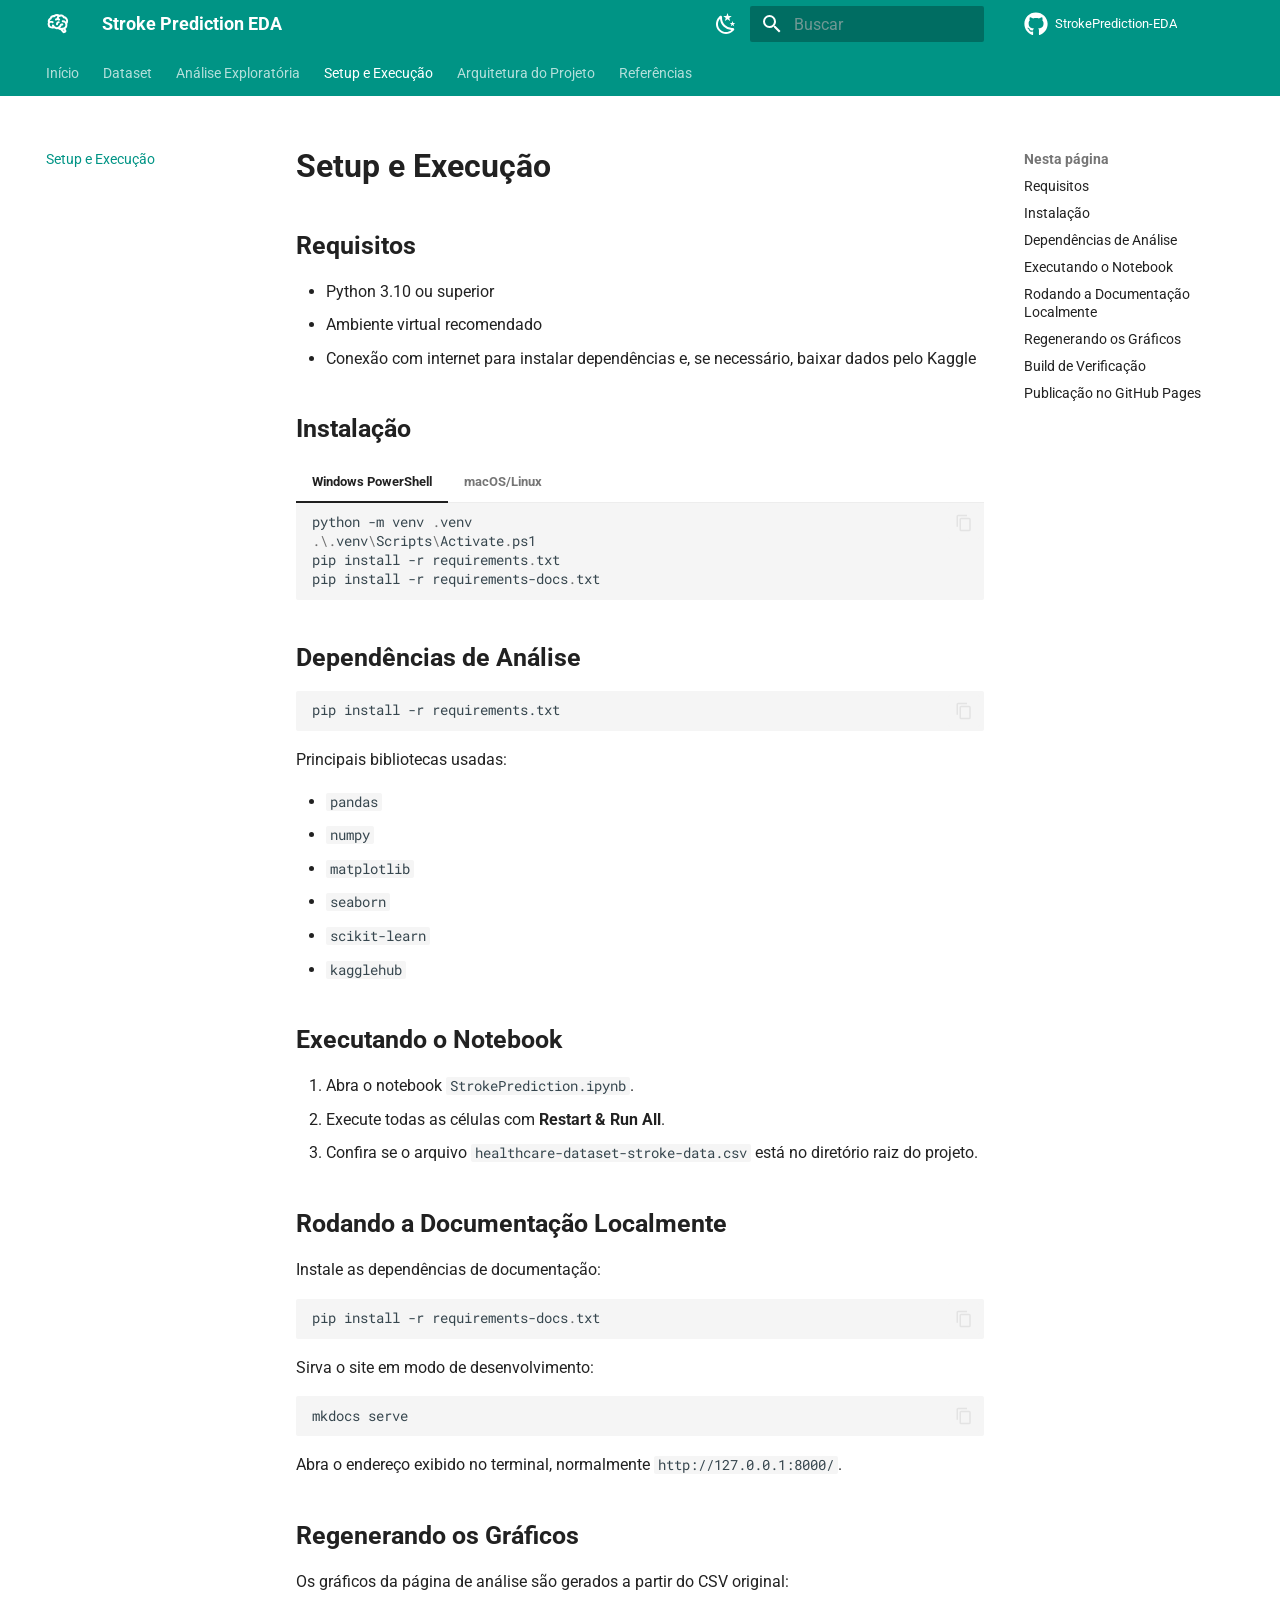
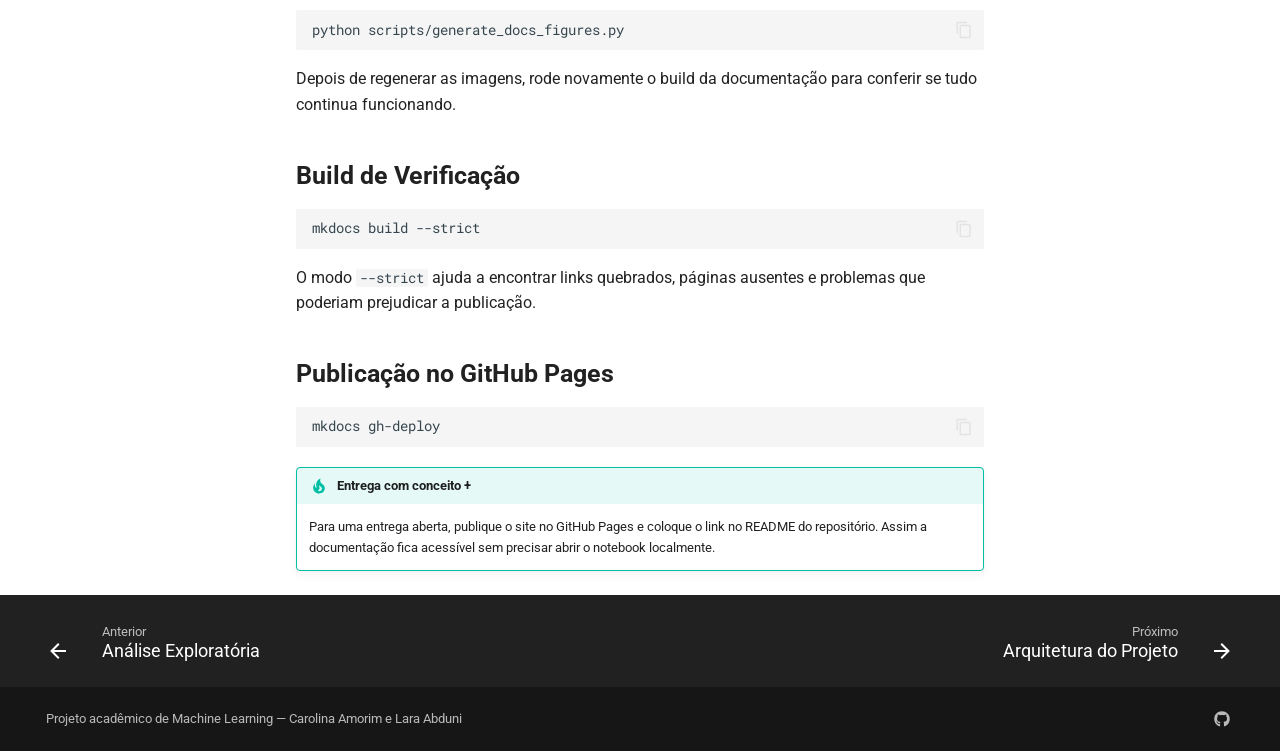
<file: setup/index.html>
<!doctype html>
<html lang="pt" class="no-js">
  <head>
    
      <meta charset="utf-8">
      <meta name="viewport" content="width=device-width,initial-scale=1">
      
        <meta name="description" content="Análise exploratória de dados do dataset de previsão de AVC.">
      
      
        <meta name="author" content="Carolina Amorim e Lara Abduni">
      
      
        <link rel="canonical" href="https://carolinaoamorim.github.io/StrokePrediction-EDA/setup/">
      
      
        <link rel="prev" href="../analysis/">
      
      
        <link rel="next" href="../project-structure/">
      
      
        
      
      
      <link rel="icon" href="../assets/images/favicon.png">
      <meta name="generator" content="mkdocs-1.6.1, mkdocs-material-9.7.7">
    
    
      
        <title>Setup e Execução - Stroke Prediction EDA</title>
      
    
    
      <link rel="stylesheet" href="../assets/stylesheets/main.ec1eaa64.min.css">
      
        
        <link rel="stylesheet" href="../assets/stylesheets/palette.ab4e12ef.min.css">
      
      


    
    
      
    
    
      
        
        
        <link rel="preconnect" href="https://fonts.gstatic.com" crossorigin>
        <link rel="stylesheet" href="https://fonts.googleapis.com/css?family=Roboto:300,300i,400,400i,700,700i%7CRoboto+Mono:400,400i,700,700i&display=fallback">
        <style>:root{--md-text-font:"Roboto";--md-code-font:"Roboto Mono"}</style>
      
    
    
      <link rel="stylesheet" href="../assets/stylesheets/extra.css">
    
    <script>__md_scope=new URL("..",location),__md_hash=e=>[...e].reduce(((e,_)=>(e<<5)-e+_.charCodeAt(0)),0),__md_get=(e,_=localStorage,t=__md_scope)=>JSON.parse(_.getItem(t.pathname+"."+e)),__md_set=(e,_,t=localStorage,a=__md_scope)=>{try{t.setItem(a.pathname+"."+e,JSON.stringify(_))}catch(e){}}</script>
    
      

    
    
  </head>
  
  
    
    
      
    
    
    
    
    <body dir="ltr" data-md-color-scheme="default" data-md-color-primary="teal" data-md-color-accent="deep-orange">
  
    
    <input class="md-toggle" data-md-toggle="drawer" type="checkbox" id="__drawer" autocomplete="off">
    <input class="md-toggle" data-md-toggle="search" type="checkbox" id="__search" autocomplete="off">
    <label class="md-overlay" for="__drawer"></label>
    <div data-md-component="skip">
      
        
        <a href="#setup-e-execucao" class="md-skip">
          Pular para conteúdo
        </a>
      
    </div>
    <div data-md-component="announce">
      
    </div>
    
    
      

<header class="md-header" data-md-component="header">
  <nav class="md-header__inner md-grid" aria-label="Cabeçalho">
    <a href=".." title="Stroke Prediction EDA" class="md-header__button md-logo" aria-label="Stroke Prediction EDA" data-md-component="logo">
      
  
  <svg xmlns="http://www.w3.org/2000/svg" viewBox="0 0 24 24"><path d="M21.33 12.91c.09 1.55-.62 3.04-1.89 3.95l.77 1.49c.23.45.26.98.06 1.45-.19.47-.58.84-1.06 1l-.79.25a1.687 1.687 0 0 1-1.86-.55L14.44 18c-.89-.15-1.73-.53-2.44-1.1-.5.15-1 .23-1.5.23-.88 0-1.76-.27-2.5-.79-.53.16-1.07.23-1.62.22-.79.01-1.57-.15-2.3-.45a4.1 4.1 0 0 1-2.43-3.61c-.08-.72.04-1.45.35-2.11-.29-.75-.32-1.57-.07-2.33C2.3 7.11 3 6.32 3.87 5.82c.58-1.69 2.21-2.82 4-2.7 1.6-1.5 4.05-1.66 5.83-.37.42-.11.86-.17 1.3-.17 1.36-.03 2.65.57 3.5 1.64 2.04.53 3.5 2.35 3.58 4.47.05 1.11-.25 2.2-.86 3.13.07.36.11.72.11 1.09m-5-1.41c.57.07 1.02.5 1.02 1.07a1 1 0 0 1-1 1h-.63c-.32.9-.88 1.69-1.62 2.29.25.09.51.14.77.21 5.13-.07 4.53-3.2 4.53-3.25a2.59 2.59 0 0 0-2.69-2.49 1 1 0 0 1-1-1 1 1 0 0 1 1-1c1.23.03 2.41.49 3.33 1.3.05-.29.08-.59.08-.89-.06-1.24-.62-2.32-2.87-2.53-1.25-2.96-4.4-1.32-4.4-.4-.03.23.21.72.25.75a1 1 0 0 1 1 1c0 .55-.45 1-1 1-.53-.02-1.03-.22-1.43-.56-.48.31-1.03.5-1.6.56-.57.05-1.04-.35-1.07-.9a.97.97 0 0 1 .88-1.1c.16-.02.94-.14.94-.77 0-.66.25-1.29.68-1.79-.92-.25-1.91.08-2.91 1.29C6.75 5 6 5.25 5.45 7.2 4.5 7.67 4 8 3.78 9c1.08-.22 2.19-.13 3.22.25.5.19.78.75.59 1.29-.19.52-.77.78-1.29.59-.73-.32-1.55-.34-2.3-.06-.32.27-.32.83-.32 1.27 0 .74.37 1.43 1 1.83.53.27 1.12.41 1.71.4q-.225-.39-.39-.81a1.038 1.038 0 0 1 1.96-.68c.4 1.14 1.42 1.92 2.62 2.05 1.37-.07 2.59-.88 3.19-2.13.23-1.38 1.34-1.5 2.56-1.5m2 7.47-.62-1.3-.71.16 1 1.25zm-4.65-8.61a1 1 0 0 0-.91-1.03c-.71-.04-1.4.2-1.93.67-.57.58-.87 1.38-.84 2.19a1 1 0 0 0 1 1c.57 0 1-.45 1-1 0-.27.07-.54.23-.76.12-.1.27-.15.43-.15.55.03 1.02-.38 1.02-.92"/></svg>

    </a>
    <label class="md-header__button md-icon" for="__drawer">
      
      <svg xmlns="http://www.w3.org/2000/svg" viewBox="0 0 24 24"><path d="M3 6h18v2H3zm0 5h18v2H3zm0 5h18v2H3z"/></svg>
    </label>
    <div class="md-header__title" data-md-component="header-title">
      <div class="md-header__ellipsis">
        <div class="md-header__topic">
          <span class="md-ellipsis">
            Stroke Prediction EDA
          </span>
        </div>
        <div class="md-header__topic" data-md-component="header-topic">
          <span class="md-ellipsis">
            
              Setup e Execução
            
          </span>
        </div>
      </div>
    </div>
    
      
        <form class="md-header__option" data-md-component="palette">
  
    
    
    
    <input class="md-option" data-md-color-media="(prefers-color-scheme: light)" data-md-color-scheme="default" data-md-color-primary="teal" data-md-color-accent="deep-orange"  aria-label="Mudar para modo escuro"  type="radio" name="__palette" id="__palette_0">
    
      <label class="md-header__button md-icon" title="Mudar para modo escuro" for="__palette_1" hidden>
        <svg xmlns="http://www.w3.org/2000/svg" viewBox="0 0 24 24"><path d="m17.75 4.09-2.53 1.94.91 3.06-2.63-1.81-2.63 1.81.91-3.06-2.53-1.94L12.44 4l1.06-3 1.06 3zm3.5 6.91-1.64 1.25.59 1.98-1.7-1.17-1.7 1.17.59-1.98L15.75 11l2.06-.05L18.5 9l.69 1.95zm-2.28 4.95c.83-.08 1.72 1.1 1.19 1.85-.32.45-.66.87-1.08 1.27C15.17 23 8.84 23 4.94 19.07c-3.91-3.9-3.91-10.24 0-14.14.4-.4.82-.76 1.27-1.08.75-.53 1.93.36 1.85 1.19-.27 2.86.69 5.83 2.89 8.02a9.96 9.96 0 0 0 8.02 2.89m-1.64 2.02a12.08 12.08 0 0 1-7.8-3.47c-2.17-2.19-3.33-5-3.49-7.82-2.81 3.14-2.7 7.96.31 10.98 3.02 3.01 7.84 3.12 10.98.31"/></svg>
      </label>
    
  
    
    
    
    <input class="md-option" data-md-color-media="(prefers-color-scheme: dark)" data-md-color-scheme="slate" data-md-color-primary="teal" data-md-color-accent="deep-orange"  aria-label="Mudar para modo claro"  type="radio" name="__palette" id="__palette_1">
    
      <label class="md-header__button md-icon" title="Mudar para modo claro" for="__palette_0" hidden>
        <svg xmlns="http://www.w3.org/2000/svg" viewBox="0 0 24 24"><path d="M12 7a5 5 0 0 1 5 5 5 5 0 0 1-5 5 5 5 0 0 1-5-5 5 5 0 0 1 5-5m0 2a3 3 0 0 0-3 3 3 3 0 0 0 3 3 3 3 0 0 0 3-3 3 3 0 0 0-3-3m0-7 2.39 3.42C13.65 5.15 12.84 5 12 5s-1.65.15-2.39.42zM3.34 7l4.16-.35A7.2 7.2 0 0 0 5.94 8.5c-.44.74-.69 1.5-.83 2.29zm.02 10 1.76-3.77a7.131 7.131 0 0 0 2.38 4.14zM20.65 7l-1.77 3.79a7.02 7.02 0 0 0-2.38-4.15zm-.01 10-4.14.36c.59-.51 1.12-1.14 1.54-1.86.42-.73.69-1.5.83-2.29zM12 22l-2.41-3.44c.74.27 1.55.44 2.41.44.82 0 1.63-.17 2.37-.44z"/></svg>
      </label>
    
  
</form>
      
    
    
      <script>var palette=__md_get("__palette");if(palette&&palette.color){if("(prefers-color-scheme)"===palette.color.media){var media=matchMedia("(prefers-color-scheme: light)"),input=document.querySelector(media.matches?"[data-md-color-media='(prefers-color-scheme: light)']":"[data-md-color-media='(prefers-color-scheme: dark)']");palette.color.media=input.getAttribute("data-md-color-media"),palette.color.scheme=input.getAttribute("data-md-color-scheme"),palette.color.primary=input.getAttribute("data-md-color-primary"),palette.color.accent=input.getAttribute("data-md-color-accent")}for(var[key,value]of Object.entries(palette.color))document.body.setAttribute("data-md-color-"+key,value)}</script>
    
    
    
      
      
        <label class="md-header__button md-icon" for="__search">
          
          <svg xmlns="http://www.w3.org/2000/svg" viewBox="0 0 24 24"><path d="M9.5 3A6.5 6.5 0 0 1 16 9.5c0 1.61-.59 3.09-1.56 4.23l.27.27h.79l5 5-1.5 1.5-5-5v-.79l-.27-.27A6.52 6.52 0 0 1 9.5 16 6.5 6.5 0 0 1 3 9.5 6.5 6.5 0 0 1 9.5 3m0 2C7 5 5 7 5 9.5S7 14 9.5 14 14 12 14 9.5 12 5 9.5 5"/></svg>
        </label>
        <div class="md-search" data-md-component="search" role="dialog">
  <label class="md-search__overlay" for="__search"></label>
  <div class="md-search__inner" role="search">
    <form class="md-search__form" name="search">
      <input type="text" class="md-search__input" name="query" aria-label="Buscar" placeholder="Buscar" autocapitalize="off" autocorrect="off" autocomplete="off" spellcheck="false" data-md-component="search-query" required>
      <label class="md-search__icon md-icon" for="__search">
        
        <svg xmlns="http://www.w3.org/2000/svg" viewBox="0 0 24 24"><path d="M9.5 3A6.5 6.5 0 0 1 16 9.5c0 1.61-.59 3.09-1.56 4.23l.27.27h.79l5 5-1.5 1.5-5-5v-.79l-.27-.27A6.52 6.52 0 0 1 9.5 16 6.5 6.5 0 0 1 3 9.5 6.5 6.5 0 0 1 9.5 3m0 2C7 5 5 7 5 9.5S7 14 9.5 14 14 12 14 9.5 12 5 9.5 5"/></svg>
        
        <svg xmlns="http://www.w3.org/2000/svg" viewBox="0 0 24 24"><path d="M20 11v2H8l5.5 5.5-1.42 1.42L4.16 12l7.92-7.92L13.5 5.5 8 11z"/></svg>
      </label>
      <nav class="md-search__options" aria-label="Pesquisar">
        
        <button type="reset" class="md-search__icon md-icon" title="Limpar" aria-label="Limpar" tabindex="-1">
          
          <svg xmlns="http://www.w3.org/2000/svg" viewBox="0 0 24 24"><path d="M19 6.41 17.59 5 12 10.59 6.41 5 5 6.41 10.59 12 5 17.59 6.41 19 12 13.41 17.59 19 19 17.59 13.41 12z"/></svg>
        </button>
      </nav>
      
        <div class="md-search__suggest" data-md-component="search-suggest"></div>
      
    </form>
    <div class="md-search__output">
      <div class="md-search__scrollwrap" tabindex="0" data-md-scrollfix>
        <div class="md-search-result" data-md-component="search-result">
          <div class="md-search-result__meta">
            Inicializando busca
          </div>
          <ol class="md-search-result__list" role="presentation"></ol>
        </div>
      </div>
    </div>
  </div>
</div>
      
    
    
      <div class="md-header__source">
        <a href="https://github.com/carolinaoamorim/StrokePrediction-EDA" title="Ir para repositório" class="md-source" data-md-component="source">
  <div class="md-source__icon md-icon">
    
    <svg xmlns="http://www.w3.org/2000/svg" viewBox="0 0 512 512"><!--! Font Awesome Free 7.1.0 by @fontawesome - https://fontawesome.com License - https://fontawesome.com/license/free (Icons: CC BY 4.0, Fonts: SIL OFL 1.1, Code: MIT License) Copyright 2025 Fonticons, Inc.--><path d="M173.9 397.4c0 2-2.3 3.6-5.2 3.6-3.3.3-5.6-1.3-5.6-3.6 0-2 2.3-3.6 5.2-3.6 3-.3 5.6 1.3 5.6 3.6m-31.1-4.5c-.7 2 1.3 4.3 4.3 4.9 2.6 1 5.6 0 6.2-2s-1.3-4.3-4.3-5.2c-2.6-.7-5.5.3-6.2 2.3m44.2-1.7c-2.9.7-4.9 2.6-4.6 4.9.3 2 2.9 3.3 5.9 2.6 2.9-.7 4.9-2.6 4.6-4.6-.3-1.9-3-3.2-5.9-2.9M252.8 8C114.1 8 8 113.3 8 252c0 110.9 69.8 205.8 169.5 239.2 12.8 2.3 17.3-5.6 17.3-12.1 0-6.2-.3-40.4-.3-61.4 0 0-70 15-84.7-29.8 0 0-11.4-29.1-27.8-36.6 0 0-22.9-15.7 1.6-15.4 0 0 24.9 2 38.6 25.8 21.9 38.6 58.6 27.5 72.9 20.9 2.3-16 8.8-27.1 16-33.7-55.9-6.2-112.3-14.3-112.3-110.5 0-27.5 7.6-41.3 23.6-58.9-2.6-6.5-11.1-33.3 2.6-67.9 20.9-6.5 69 27 69 27 20-5.6 41.5-8.5 62.8-8.5s42.8 2.9 62.8 8.5c0 0 48.1-33.6 69-27 13.7 34.7 5.2 61.4 2.6 67.9 16 17.7 25.8 31.5 25.8 58.9 0 96.5-58.9 104.2-114.8 110.5 9.2 7.9 17 22.9 17 46.4 0 33.7-.3 75.4-.3 83.6 0 6.5 4.6 14.4 17.3 12.1C436.2 457.8 504 362.9 504 252 504 113.3 391.5 8 252.8 8M105.2 352.9c-1.3 1-1 3.3.7 5.2 1.6 1.6 3.9 2.3 5.2 1 1.3-1 1-3.3-.7-5.2-1.6-1.6-3.9-2.3-5.2-1m-10.8-8.1c-.7 1.3.3 2.9 2.3 3.9 1.6 1 3.6.7 4.3-.7.7-1.3-.3-2.9-2.3-3.9-2-.6-3.6-.3-4.3.7m32.4 35.6c-1.6 1.3-1 4.3 1.3 6.2 2.3 2.3 5.2 2.6 6.5 1 1.3-1.3.7-4.3-1.3-6.2-2.2-2.3-5.2-2.6-6.5-1m-11.4-14.7c-1.6 1-1.6 3.6 0 5.9s4.3 3.3 5.6 2.3c1.6-1.3 1.6-3.9 0-6.2-1.4-2.3-4-3.3-5.6-2"/></svg>
  </div>
  <div class="md-source__repository">
    StrokePrediction-EDA
  </div>
</a>
      </div>
    
  </nav>
  
</header>
    
    <div class="md-container" data-md-component="container">
      
      
        
          
            
<nav class="md-tabs" aria-label="Abas" data-md-component="tabs">
  <div class="md-grid">
    <ul class="md-tabs__list">
      
        
  
  
  
  
    <li class="md-tabs__item">
      <a href=".." class="md-tabs__link">
        
  
  
    
  
  Início

      </a>
    </li>
  

      
        
  
  
  
  
    <li class="md-tabs__item">
      <a href="../dataset/" class="md-tabs__link">
        
  
  
    
  
  Dataset

      </a>
    </li>
  

      
        
  
  
  
  
    <li class="md-tabs__item">
      <a href="../analysis/" class="md-tabs__link">
        
  
  
    
  
  Análise Exploratória

      </a>
    </li>
  

      
        
  
  
  
    
  
  
    <li class="md-tabs__item md-tabs__item--active">
      <a href="./" class="md-tabs__link">
        
  
  
    
  
  Setup e Execução

      </a>
    </li>
  

      
        
  
  
  
  
    <li class="md-tabs__item">
      <a href="../project-structure/" class="md-tabs__link">
        
  
  
    
  
  Arquitetura do Projeto

      </a>
    </li>
  

      
        
  
  
  
  
    <li class="md-tabs__item">
      <a href="../references/" class="md-tabs__link">
        
  
  
    
  
  Referências

      </a>
    </li>
  

      
    </ul>
  </div>
</nav>
          
        
      
      <main class="md-main" data-md-component="main">
        <div class="md-main__inner md-grid">
          
            
              
              <div class="md-sidebar md-sidebar--primary" data-md-component="sidebar" data-md-type="navigation" >
                <div class="md-sidebar__scrollwrap">
                  <div class="md-sidebar__inner">
                    


  


<nav class="md-nav md-nav--primary md-nav--lifted" aria-label="Navegação" data-md-level="0">
  <label class="md-nav__title" for="__drawer">
    <a href=".." title="Stroke Prediction EDA" class="md-nav__button md-logo" aria-label="Stroke Prediction EDA" data-md-component="logo">
      
  
  <svg xmlns="http://www.w3.org/2000/svg" viewBox="0 0 24 24"><path d="M21.33 12.91c.09 1.55-.62 3.04-1.89 3.95l.77 1.49c.23.45.26.98.06 1.45-.19.47-.58.84-1.06 1l-.79.25a1.687 1.687 0 0 1-1.86-.55L14.44 18c-.89-.15-1.73-.53-2.44-1.1-.5.15-1 .23-1.5.23-.88 0-1.76-.27-2.5-.79-.53.16-1.07.23-1.62.22-.79.01-1.57-.15-2.3-.45a4.1 4.1 0 0 1-2.43-3.61c-.08-.72.04-1.45.35-2.11-.29-.75-.32-1.57-.07-2.33C2.3 7.11 3 6.32 3.87 5.82c.58-1.69 2.21-2.82 4-2.7 1.6-1.5 4.05-1.66 5.83-.37.42-.11.86-.17 1.3-.17 1.36-.03 2.65.57 3.5 1.64 2.04.53 3.5 2.35 3.58 4.47.05 1.11-.25 2.2-.86 3.13.07.36.11.72.11 1.09m-5-1.41c.57.07 1.02.5 1.02 1.07a1 1 0 0 1-1 1h-.63c-.32.9-.88 1.69-1.62 2.29.25.09.51.14.77.21 5.13-.07 4.53-3.2 4.53-3.25a2.59 2.59 0 0 0-2.69-2.49 1 1 0 0 1-1-1 1 1 0 0 1 1-1c1.23.03 2.41.49 3.33 1.3.05-.29.08-.59.08-.89-.06-1.24-.62-2.32-2.87-2.53-1.25-2.96-4.4-1.32-4.4-.4-.03.23.21.72.25.75a1 1 0 0 1 1 1c0 .55-.45 1-1 1-.53-.02-1.03-.22-1.43-.56-.48.31-1.03.5-1.6.56-.57.05-1.04-.35-1.07-.9a.97.97 0 0 1 .88-1.1c.16-.02.94-.14.94-.77 0-.66.25-1.29.68-1.79-.92-.25-1.91.08-2.91 1.29C6.75 5 6 5.25 5.45 7.2 4.5 7.67 4 8 3.78 9c1.08-.22 2.19-.13 3.22.25.5.19.78.75.59 1.29-.19.52-.77.78-1.29.59-.73-.32-1.55-.34-2.3-.06-.32.27-.32.83-.32 1.27 0 .74.37 1.43 1 1.83.53.27 1.12.41 1.71.4q-.225-.39-.39-.81a1.038 1.038 0 0 1 1.96-.68c.4 1.14 1.42 1.92 2.62 2.05 1.37-.07 2.59-.88 3.19-2.13.23-1.38 1.34-1.5 2.56-1.5m2 7.47-.62-1.3-.71.16 1 1.25zm-4.65-8.61a1 1 0 0 0-.91-1.03c-.71-.04-1.4.2-1.93.67-.57.58-.87 1.38-.84 2.19a1 1 0 0 0 1 1c.57 0 1-.45 1-1 0-.27.07-.54.23-.76.12-.1.27-.15.43-.15.55.03 1.02-.38 1.02-.92"/></svg>

    </a>
    Stroke Prediction EDA
  </label>
  
    <div class="md-nav__source">
      <a href="https://github.com/carolinaoamorim/StrokePrediction-EDA" title="Ir para repositório" class="md-source" data-md-component="source">
  <div class="md-source__icon md-icon">
    
    <svg xmlns="http://www.w3.org/2000/svg" viewBox="0 0 512 512"><!--! Font Awesome Free 7.1.0 by @fontawesome - https://fontawesome.com License - https://fontawesome.com/license/free (Icons: CC BY 4.0, Fonts: SIL OFL 1.1, Code: MIT License) Copyright 2025 Fonticons, Inc.--><path d="M173.9 397.4c0 2-2.3 3.6-5.2 3.6-3.3.3-5.6-1.3-5.6-3.6 0-2 2.3-3.6 5.2-3.6 3-.3 5.6 1.3 5.6 3.6m-31.1-4.5c-.7 2 1.3 4.3 4.3 4.9 2.6 1 5.6 0 6.2-2s-1.3-4.3-4.3-5.2c-2.6-.7-5.5.3-6.2 2.3m44.2-1.7c-2.9.7-4.9 2.6-4.6 4.9.3 2 2.9 3.3 5.9 2.6 2.9-.7 4.9-2.6 4.6-4.6-.3-1.9-3-3.2-5.9-2.9M252.8 8C114.1 8 8 113.3 8 252c0 110.9 69.8 205.8 169.5 239.2 12.8 2.3 17.3-5.6 17.3-12.1 0-6.2-.3-40.4-.3-61.4 0 0-70 15-84.7-29.8 0 0-11.4-29.1-27.8-36.6 0 0-22.9-15.7 1.6-15.4 0 0 24.9 2 38.6 25.8 21.9 38.6 58.6 27.5 72.9 20.9 2.3-16 8.8-27.1 16-33.7-55.9-6.2-112.3-14.3-112.3-110.5 0-27.5 7.6-41.3 23.6-58.9-2.6-6.5-11.1-33.3 2.6-67.9 20.9-6.5 69 27 69 27 20-5.6 41.5-8.5 62.8-8.5s42.8 2.9 62.8 8.5c0 0 48.1-33.6 69-27 13.7 34.7 5.2 61.4 2.6 67.9 16 17.7 25.8 31.5 25.8 58.9 0 96.5-58.9 104.2-114.8 110.5 9.2 7.9 17 22.9 17 46.4 0 33.7-.3 75.4-.3 83.6 0 6.5 4.6 14.4 17.3 12.1C436.2 457.8 504 362.9 504 252 504 113.3 391.5 8 252.8 8M105.2 352.9c-1.3 1-1 3.3.7 5.2 1.6 1.6 3.9 2.3 5.2 1 1.3-1 1-3.3-.7-5.2-1.6-1.6-3.9-2.3-5.2-1m-10.8-8.1c-.7 1.3.3 2.9 2.3 3.9 1.6 1 3.6.7 4.3-.7.7-1.3-.3-2.9-2.3-3.9-2-.6-3.6-.3-4.3.7m32.4 35.6c-1.6 1.3-1 4.3 1.3 6.2 2.3 2.3 5.2 2.6 6.5 1 1.3-1.3.7-4.3-1.3-6.2-2.2-2.3-5.2-2.6-6.5-1m-11.4-14.7c-1.6 1-1.6 3.6 0 5.9s4.3 3.3 5.6 2.3c1.6-1.3 1.6-3.9 0-6.2-1.4-2.3-4-3.3-5.6-2"/></svg>
  </div>
  <div class="md-source__repository">
    StrokePrediction-EDA
  </div>
</a>
    </div>
  
  <ul class="md-nav__list" data-md-scrollfix>
    
      
      
  
  
  
  
    <li class="md-nav__item">
      <a href=".." class="md-nav__link">
        
  
  
  <span class="md-ellipsis">
    
  
    Início
  

    
  </span>
  
  

      </a>
    </li>
  

    
      
      
  
  
  
  
    <li class="md-nav__item">
      <a href="../dataset/" class="md-nav__link">
        
  
  
  <span class="md-ellipsis">
    
  
    Dataset
  

    
  </span>
  
  

      </a>
    </li>
  

    
      
      
  
  
  
  
    <li class="md-nav__item">
      <a href="../analysis/" class="md-nav__link">
        
  
  
  <span class="md-ellipsis">
    
  
    Análise Exploratória
  

    
  </span>
  
  

      </a>
    </li>
  

    
      
      
  
  
    
  
  
  
    <li class="md-nav__item md-nav__item--active">
      
      <input class="md-nav__toggle md-toggle" type="checkbox" id="__toc">
      
      
        
      
      
        <label class="md-nav__link md-nav__link--active" for="__toc">
          
  
  
  <span class="md-ellipsis">
    
  
    Setup e Execução
  

    
  </span>
  
  

          <span class="md-nav__icon md-icon"></span>
        </label>
      
      <a href="./" class="md-nav__link md-nav__link--active">
        
  
  
  <span class="md-ellipsis">
    
  
    Setup e Execução
  

    
  </span>
  
  

      </a>
      
        

  

<nav class="md-nav md-nav--secondary" aria-label="Nesta página">
  
  
  
    
  
  
    <label class="md-nav__title" for="__toc">
      <span class="md-nav__icon md-icon"></span>
      Nesta página
    </label>
    <ul class="md-nav__list" data-md-component="toc" data-md-scrollfix>
      
        <li class="md-nav__item">
  <a href="#requisitos" class="md-nav__link">
    <span class="md-ellipsis">
      
        Requisitos
      
    </span>
  </a>
  
</li>
      
        <li class="md-nav__item">
  <a href="#instalacao" class="md-nav__link">
    <span class="md-ellipsis">
      
        Instalação
      
    </span>
  </a>
  
</li>
      
        <li class="md-nav__item">
  <a href="#dependencias-de-analise" class="md-nav__link">
    <span class="md-ellipsis">
      
        Dependências de Análise
      
    </span>
  </a>
  
</li>
      
        <li class="md-nav__item">
  <a href="#executando-o-notebook" class="md-nav__link">
    <span class="md-ellipsis">
      
        Executando o Notebook
      
    </span>
  </a>
  
</li>
      
        <li class="md-nav__item">
  <a href="#rodando-a-documentacao-localmente" class="md-nav__link">
    <span class="md-ellipsis">
      
        Rodando a Documentação Localmente
      
    </span>
  </a>
  
</li>
      
        <li class="md-nav__item">
  <a href="#regenerando-os-graficos" class="md-nav__link">
    <span class="md-ellipsis">
      
        Regenerando os Gráficos
      
    </span>
  </a>
  
</li>
      
        <li class="md-nav__item">
  <a href="#build-de-verificacao" class="md-nav__link">
    <span class="md-ellipsis">
      
        Build de Verificação
      
    </span>
  </a>
  
</li>
      
        <li class="md-nav__item">
  <a href="#publicacao-no-github-pages" class="md-nav__link">
    <span class="md-ellipsis">
      
        Publicação no GitHub Pages
      
    </span>
  </a>
  
</li>
      
    </ul>
  
</nav>
      
    </li>
  

    
      
      
  
  
  
  
    <li class="md-nav__item">
      <a href="../project-structure/" class="md-nav__link">
        
  
  
  <span class="md-ellipsis">
    
  
    Arquitetura do Projeto
  

    
  </span>
  
  

      </a>
    </li>
  

    
      
      
  
  
  
  
    <li class="md-nav__item">
      <a href="../references/" class="md-nav__link">
        
  
  
  <span class="md-ellipsis">
    
  
    Referências
  

    
  </span>
  
  

      </a>
    </li>
  

    
  </ul>
</nav>
                  </div>
                </div>
              </div>
            
            
              
              <div class="md-sidebar md-sidebar--secondary" data-md-component="sidebar" data-md-type="toc" >
                <div class="md-sidebar__scrollwrap">
                  <div class="md-sidebar__inner">
                    

  

<nav class="md-nav md-nav--secondary" aria-label="Nesta página">
  
  
  
    
  
  
    <label class="md-nav__title" for="__toc">
      <span class="md-nav__icon md-icon"></span>
      Nesta página
    </label>
    <ul class="md-nav__list" data-md-component="toc" data-md-scrollfix>
      
        <li class="md-nav__item">
  <a href="#requisitos" class="md-nav__link">
    <span class="md-ellipsis">
      
        Requisitos
      
    </span>
  </a>
  
</li>
      
        <li class="md-nav__item">
  <a href="#instalacao" class="md-nav__link">
    <span class="md-ellipsis">
      
        Instalação
      
    </span>
  </a>
  
</li>
      
        <li class="md-nav__item">
  <a href="#dependencias-de-analise" class="md-nav__link">
    <span class="md-ellipsis">
      
        Dependências de Análise
      
    </span>
  </a>
  
</li>
      
        <li class="md-nav__item">
  <a href="#executando-o-notebook" class="md-nav__link">
    <span class="md-ellipsis">
      
        Executando o Notebook
      
    </span>
  </a>
  
</li>
      
        <li class="md-nav__item">
  <a href="#rodando-a-documentacao-localmente" class="md-nav__link">
    <span class="md-ellipsis">
      
        Rodando a Documentação Localmente
      
    </span>
  </a>
  
</li>
      
        <li class="md-nav__item">
  <a href="#regenerando-os-graficos" class="md-nav__link">
    <span class="md-ellipsis">
      
        Regenerando os Gráficos
      
    </span>
  </a>
  
</li>
      
        <li class="md-nav__item">
  <a href="#build-de-verificacao" class="md-nav__link">
    <span class="md-ellipsis">
      
        Build de Verificação
      
    </span>
  </a>
  
</li>
      
        <li class="md-nav__item">
  <a href="#publicacao-no-github-pages" class="md-nav__link">
    <span class="md-ellipsis">
      
        Publicação no GitHub Pages
      
    </span>
  </a>
  
</li>
      
    </ul>
  
</nav>
                  </div>
                </div>
              </div>
            
          
          
            <div class="md-content" data-md-component="content">
              
                



  


              
              <article class="md-content__inner md-typeset">
                
                  



<h1 id="setup-e-execucao">Setup e Execução<a class="headerlink" href="#setup-e-execucao" title="Permanent link">&para;</a></h1>
<h2 id="requisitos">Requisitos<a class="headerlink" href="#requisitos" title="Permanent link">&para;</a></h2>
<ul>
<li>Python 3.10 ou superior</li>
<li>Ambiente virtual recomendado</li>
<li>Conexão com internet para instalar dependências e, se necessário, baixar dados pelo Kaggle</li>
</ul>
<h2 id="instalacao">Instalação<a class="headerlink" href="#instalacao" title="Permanent link">&para;</a></h2>
<div class="tabbed-set tabbed-alternate" data-tabs="1:2"><input checked="checked" id="__tabbed_1_1" name="__tabbed_1" type="radio" /><input id="__tabbed_1_2" name="__tabbed_1" type="radio" /><div class="tabbed-labels"><label for="__tabbed_1_1">Windows PowerShell</label><label for="__tabbed_1_2">macOS/Linux</label></div>
<div class="tabbed-content">
<div class="tabbed-block">
<div class="language-powershell highlight"><pre><span></span><code><span id="__span-0-1"><a id="__codelineno-0-1" name="__codelineno-0-1" href="#__codelineno-0-1"></a><span class="n">python</span> <span class="n">-m</span> <span class="n">venv</span> <span class="p">.</span><span class="n">venv</span>
</span><span id="__span-0-2"><a id="__codelineno-0-2" name="__codelineno-0-2" href="#__codelineno-0-2"></a><span class="p">.\.</span><span class="n">venv</span><span class="p">\</span><span class="n">Scripts</span><span class="p">\</span><span class="n">Activate</span><span class="p">.</span><span class="n">ps1</span>
</span><span id="__span-0-3"><a id="__codelineno-0-3" name="__codelineno-0-3" href="#__codelineno-0-3"></a><span class="n">pip</span> <span class="n">install</span> <span class="n">-r</span> <span class="n">requirements</span><span class="p">.</span><span class="n">txt</span>
</span><span id="__span-0-4"><a id="__codelineno-0-4" name="__codelineno-0-4" href="#__codelineno-0-4"></a><span class="n">pip</span> <span class="n">install</span> <span class="n">-r</span> <span class="n">requirements-docs</span><span class="p">.</span><span class="n">txt</span>
</span></code></pre></div>
</div>
<div class="tabbed-block">
<div class="language-bash highlight"><pre><span></span><code><span id="__span-1-1"><a id="__codelineno-1-1" name="__codelineno-1-1" href="#__codelineno-1-1"></a>python<span class="w"> </span>-m<span class="w"> </span>venv<span class="w"> </span>.venv
</span><span id="__span-1-2"><a id="__codelineno-1-2" name="__codelineno-1-2" href="#__codelineno-1-2"></a><span class="nb">source</span><span class="w"> </span>.venv/bin/activate
</span><span id="__span-1-3"><a id="__codelineno-1-3" name="__codelineno-1-3" href="#__codelineno-1-3"></a>pip<span class="w"> </span>install<span class="w"> </span>-r<span class="w"> </span>requirements.txt
</span><span id="__span-1-4"><a id="__codelineno-1-4" name="__codelineno-1-4" href="#__codelineno-1-4"></a>pip<span class="w"> </span>install<span class="w"> </span>-r<span class="w"> </span>requirements-docs.txt
</span></code></pre></div>
</div>
</div>
</div>
<h2 id="dependencias-de-analise">Dependências de Análise<a class="headerlink" href="#dependencias-de-analise" title="Permanent link">&para;</a></h2>
<div class="language-bash highlight"><pre><span></span><code><span id="__span-2-1"><a id="__codelineno-2-1" name="__codelineno-2-1" href="#__codelineno-2-1"></a>pip<span class="w"> </span>install<span class="w"> </span>-r<span class="w"> </span>requirements.txt
</span></code></pre></div>
<p>Principais bibliotecas usadas:</p>
<ul>
<li><code>pandas</code></li>
<li><code>numpy</code></li>
<li><code>matplotlib</code></li>
<li><code>seaborn</code></li>
<li><code>scikit-learn</code></li>
<li><code>kagglehub</code></li>
</ul>
<h2 id="executando-o-notebook">Executando o Notebook<a class="headerlink" href="#executando-o-notebook" title="Permanent link">&para;</a></h2>
<ol>
<li>Abra o notebook <code>StrokePrediction.ipynb</code>.</li>
<li>Execute todas as células com <strong>Restart &amp; Run All</strong>.</li>
<li>Confira se o arquivo <code>healthcare-dataset-stroke-data.csv</code> está no diretório raiz do projeto.</li>
</ol>
<h2 id="rodando-a-documentacao-localmente">Rodando a Documentação Localmente<a class="headerlink" href="#rodando-a-documentacao-localmente" title="Permanent link">&para;</a></h2>
<p>Instale as dependências de documentação:</p>
<div class="language-powershell highlight"><pre><span></span><code><span id="__span-3-1"><a id="__codelineno-3-1" name="__codelineno-3-1" href="#__codelineno-3-1"></a><span class="n">pip</span> <span class="n">install</span> <span class="n">-r</span> <span class="n">requirements-docs</span><span class="p">.</span><span class="n">txt</span>
</span></code></pre></div>
<p>Sirva o site em modo de desenvolvimento:</p>
<div class="language-bash highlight"><pre><span></span><code><span id="__span-4-1"><a id="__codelineno-4-1" name="__codelineno-4-1" href="#__codelineno-4-1"></a>mkdocs<span class="w"> </span>serve
</span></code></pre></div>
<p>Abra o endereço exibido no terminal, normalmente <code>http://127.0.0.1:8000/</code>.</p>
<h2 id="regenerando-os-graficos">Regenerando os Gráficos<a class="headerlink" href="#regenerando-os-graficos" title="Permanent link">&para;</a></h2>
<p>Os gráficos da página de análise são gerados a partir do CSV original:</p>
<div class="language-bash highlight"><pre><span></span><code><span id="__span-5-1"><a id="__codelineno-5-1" name="__codelineno-5-1" href="#__codelineno-5-1"></a>python<span class="w"> </span>scripts/generate_docs_figures.py
</span></code></pre></div>
<p>Depois de regenerar as imagens, rode novamente o build da documentação para conferir se tudo continua funcionando.</p>
<h2 id="build-de-verificacao">Build de Verificação<a class="headerlink" href="#build-de-verificacao" title="Permanent link">&para;</a></h2>
<div class="language-bash highlight"><pre><span></span><code><span id="__span-6-1"><a id="__codelineno-6-1" name="__codelineno-6-1" href="#__codelineno-6-1"></a>mkdocs<span class="w"> </span>build<span class="w"> </span>--strict
</span></code></pre></div>
<p>O modo <code>--strict</code> ajuda a encontrar links quebrados, páginas ausentes e problemas que poderiam prejudicar a publicação.</p>
<h2 id="publicacao-no-github-pages">Publicação no GitHub Pages<a class="headerlink" href="#publicacao-no-github-pages" title="Permanent link">&para;</a></h2>
<div class="language-bash highlight"><pre><span></span><code><span id="__span-7-1"><a id="__codelineno-7-1" name="__codelineno-7-1" href="#__codelineno-7-1"></a>mkdocs<span class="w"> </span>gh-deploy
</span></code></pre></div>
<div class="admonition tip">
<p class="admonition-title">Entrega com conceito +</p>
<p>Para uma entrega aberta, publique o site no GitHub Pages e coloque o link no README do repositório. Assim a documentação fica acessível sem precisar abrir o notebook localmente.</p>
</div>












                
              </article>
            </div>
          
          
<script>var target=document.getElementById(location.hash.slice(1));target&&target.name&&(target.checked=target.name.startsWith("__tabbed_"))</script>
        </div>
        
          <button type="button" class="md-top md-icon" data-md-component="top" hidden>
  
  <svg xmlns="http://www.w3.org/2000/svg" viewBox="0 0 24 24"><path d="M13 20h-2V8l-5.5 5.5-1.42-1.42L12 4.16l7.92 7.92-1.42 1.42L13 8z"/></svg>
  Voltar para o topo
</button>
        
      </main>
      
        <footer class="md-footer">
  
    
      
      <nav class="md-footer__inner md-grid" aria-label="Rodapé" >
        
          
          <a href="../analysis/" class="md-footer__link md-footer__link--prev" aria-label="Anterior: Análise Exploratória">
            <div class="md-footer__button md-icon">
              
              <svg xmlns="http://www.w3.org/2000/svg" viewBox="0 0 24 24"><path d="M20 11v2H8l5.5 5.5-1.42 1.42L4.16 12l7.92-7.92L13.5 5.5 8 11z"/></svg>
            </div>
            <div class="md-footer__title">
              <span class="md-footer__direction">
                Anterior
              </span>
              <div class="md-ellipsis">
                Análise Exploratória
              </div>
            </div>
          </a>
        
        
          
          <a href="../project-structure/" class="md-footer__link md-footer__link--next" aria-label="Próximo: Arquitetura do Projeto">
            <div class="md-footer__title">
              <span class="md-footer__direction">
                Próximo
              </span>
              <div class="md-ellipsis">
                Arquitetura do Projeto
              </div>
            </div>
            <div class="md-footer__button md-icon">
              
              <svg xmlns="http://www.w3.org/2000/svg" viewBox="0 0 24 24"><path d="M4 11v2h12l-5.5 5.5 1.42 1.42L19.84 12l-7.92-7.92L10.5 5.5 16 11z"/></svg>
            </div>
          </a>
        
      </nav>
    
  
  <div class="md-footer-meta md-typeset">
    <div class="md-footer-meta__inner md-grid">
      <div class="md-copyright">
  
    <div class="md-copyright__highlight">
      Projeto acadêmico de Machine Learning — Carolina Amorim e Lara Abduni
    </div>
  
  
</div>
      
        
<div class="md-social">
  
    
    
    
    
    <a href="https://github.com/carolinaoamorim/StrokePrediction-EDA" target="_blank" rel="noopener" title="Repositório no GitHub" class="md-social__link">
      <svg xmlns="http://www.w3.org/2000/svg" viewBox="0 0 512 512"><!--! Font Awesome Free 7.1.0 by @fontawesome - https://fontawesome.com License - https://fontawesome.com/license/free (Icons: CC BY 4.0, Fonts: SIL OFL 1.1, Code: MIT License) Copyright 2025 Fonticons, Inc.--><path d="M173.9 397.4c0 2-2.3 3.6-5.2 3.6-3.3.3-5.6-1.3-5.6-3.6 0-2 2.3-3.6 5.2-3.6 3-.3 5.6 1.3 5.6 3.6m-31.1-4.5c-.7 2 1.3 4.3 4.3 4.9 2.6 1 5.6 0 6.2-2s-1.3-4.3-4.3-5.2c-2.6-.7-5.5.3-6.2 2.3m44.2-1.7c-2.9.7-4.9 2.6-4.6 4.9.3 2 2.9 3.3 5.9 2.6 2.9-.7 4.9-2.6 4.6-4.6-.3-1.9-3-3.2-5.9-2.9M252.8 8C114.1 8 8 113.3 8 252c0 110.9 69.8 205.8 169.5 239.2 12.8 2.3 17.3-5.6 17.3-12.1 0-6.2-.3-40.4-.3-61.4 0 0-70 15-84.7-29.8 0 0-11.4-29.1-27.8-36.6 0 0-22.9-15.7 1.6-15.4 0 0 24.9 2 38.6 25.8 21.9 38.6 58.6 27.5 72.9 20.9 2.3-16 8.8-27.1 16-33.7-55.9-6.2-112.3-14.3-112.3-110.5 0-27.5 7.6-41.3 23.6-58.9-2.6-6.5-11.1-33.3 2.6-67.9 20.9-6.5 69 27 69 27 20-5.6 41.5-8.5 62.8-8.5s42.8 2.9 62.8 8.5c0 0 48.1-33.6 69-27 13.7 34.7 5.2 61.4 2.6 67.9 16 17.7 25.8 31.5 25.8 58.9 0 96.5-58.9 104.2-114.8 110.5 9.2 7.9 17 22.9 17 46.4 0 33.7-.3 75.4-.3 83.6 0 6.5 4.6 14.4 17.3 12.1C436.2 457.8 504 362.9 504 252 504 113.3 391.5 8 252.8 8M105.2 352.9c-1.3 1-1 3.3.7 5.2 1.6 1.6 3.9 2.3 5.2 1 1.3-1 1-3.3-.7-5.2-1.6-1.6-3.9-2.3-5.2-1m-10.8-8.1c-.7 1.3.3 2.9 2.3 3.9 1.6 1 3.6.7 4.3-.7.7-1.3-.3-2.9-2.3-3.9-2-.6-3.6-.3-4.3.7m32.4 35.6c-1.6 1.3-1 4.3 1.3 6.2 2.3 2.3 5.2 2.6 6.5 1 1.3-1.3.7-4.3-1.3-6.2-2.2-2.3-5.2-2.6-6.5-1m-11.4-14.7c-1.6 1-1.6 3.6 0 5.9s4.3 3.3 5.6 2.3c1.6-1.3 1.6-3.9 0-6.2-1.4-2.3-4-3.3-5.6-2"/></svg>
    </a>
  
</div>
      
    </div>
  </div>
</footer>
      
    </div>
    <div class="md-dialog" data-md-component="dialog">
      <div class="md-dialog__inner md-typeset"></div>
    </div>
    
    
    
      
      
      <script id="__config" type="application/json">{"annotate": null, "base": "..", "features": ["navigation.instant", "navigation.tracking", "navigation.tabs", "navigation.sections", "navigation.path", "navigation.top", "navigation.footer", "search.highlight", "search.suggest", "content.code.copy"], "search": "../assets/javascripts/workers/search.2c215733.min.js", "tags": null, "translations": {"clipboard.copied": "Copiado para \u00e1rea de transfer\u00eancia", "clipboard.copy": "Copiar para \u00e1rea de transfer\u00eancia", "search.result.more.one": "mais 1 nesta p\u00e1gina", "search.result.more.other": "# mais nesta p\u00e1gina", "search.result.none": "Nenhum documento encontrado", "search.result.one": "1 documento encontrado", "search.result.other": "# documentos encontrados", "search.result.placeholder": "Digite para iniciar a busca", "search.result.term.missing": "Ausente", "select.version": "Selecione a vers\u00e3o"}, "version": null}</script>
    
    
      <script src="../assets/javascripts/bundle.d7400e89.min.js"></script>
      
    
  </body>
</html>
</file>
<file: assets/stylesheets/extra.css>
.md-header,
.md-tabs {
  box-shadow: none;
}

.md-typeset h1,
.md-typeset h2,
.md-typeset h3 {
  font-weight: 700;
  letter-spacing: 0;
}

.md-typeset h1 {
  color: var(--md-default-fg-color);
}

.hero {
  padding: 2.1rem;
  margin: 0 0 1.5rem;
  border: 1px solid var(--md-default-fg-color--lightest);
  border-left: 0.35rem solid var(--md-primary-fg-color);
  border-radius: 0.5rem;
  background: var(--md-code-bg-color);
}

.hero h1 {
  margin: 0.35rem 0 0.55rem;
  max-width: 15ch;
  font-size: clamp(2rem, 3vw, 3.1rem);
  line-height: 1.05;
}

.hero p {
  max-width: 48rem;
}

.eyebrow {
  margin: 0;
  color: var(--md-primary-fg-color);
  font-size: 0.72rem;
  font-weight: 800;
  letter-spacing: 0.08em;
  text-transform: uppercase;
}

.hero-actions {
  display: flex;
  flex-wrap: wrap;
  gap: 0.65rem;
  margin-top: 1.1rem;
}

.metric-grid,
.highlight-grid {
  display: grid;
  grid-template-columns: repeat(4, minmax(0, 1fr));
  gap: 0.8rem;
  margin: 1.2rem 0 1.7rem;
}

.highlight-grid {
  grid-template-columns: repeat(3, minmax(0, 1fr));
}

.metric-card,
.highlight-card {
  min-height: 8.25rem;
  padding: 1rem;
  border: 1px solid var(--md-default-fg-color--lightest);
  border-radius: 0.5rem;
  background: var(--md-default-bg-color);
}

.metric-card strong {
  display: block;
  margin: 0.15rem 0;
  color: var(--md-primary-fg-color);
  font-size: 1.8rem;
  line-height: 1.1;
}

.metric-label,
.status-pill {
  color: var(--md-default-fg-color--light);
  font-size: 0.72rem;
  font-weight: 800;
  letter-spacing: 0.06em;
  text-transform: uppercase;
}

.status-pill {
  display: inline-flex;
  align-items: center;
  margin-bottom: 0.65rem;
  padding: 0.18rem 0.5rem;
  border-radius: 999px;
  background: color-mix(in srgb, var(--md-accent-fg-color) 12%, transparent);
  color: var(--md-accent-fg-color);
}

.highlight-card h3 {
  margin-top: 0;
  font-size: 1rem;
}

.checklist {
  display: grid;
  grid-template-columns: repeat(2, minmax(0, 1fr));
  gap: 0.75rem;
  margin: 1rem 0 1.5rem;
}

.checklist > div {
  padding: 0.9rem 1rem;
  border-left: 0.22rem solid var(--md-accent-fg-color);
  background: var(--md-code-bg-color);
  border-radius: 0.35rem;
}

.md-typeset table:not([class]) {
  font-size: 0.78rem;
}

.md-typeset table:not([class]) th {
  background: var(--md-code-bg-color);
}

.md-typeset figure {
  margin: 1.4rem 0 2rem;
}

.md-typeset figure img {
  display: block;
  width: 100%;
  border: 1px solid var(--md-default-fg-color--lightest);
  border-radius: 0.5rem;
  background: #fff;
}

.md-typeset figcaption {
  max-width: 46rem;
  margin: 0.55rem auto 0;
  color: var(--md-default-fg-color--light);
  font-size: 0.72rem;
}

@media (max-width: 960px) {
  .metric-grid,
  .highlight-grid {
    grid-template-columns: repeat(2, minmax(0, 1fr));
  }
}

@media (max-width: 640px) {
  .hero {
    padding: 1.35rem;
  }

  .hero h1 {
    max-width: 100%;
    font-size: 2rem;
  }

  .metric-grid,
  .highlight-grid,
  .checklist {
    grid-template-columns: 1fr;
  }

  .metric-card,
  .highlight-card {
    min-height: auto;
  }
}
</file>
<file: assets/stylesheets/main.ec1eaa64.min.css>
@charset "UTF-8";html{-webkit-text-size-adjust:none;-moz-text-size-adjust:none;text-size-adjust:none;box-sizing:border-box}*,:after,:before{box-sizing:inherit}@media (prefers-reduced-motion){*,:after,:before{transition:none!important}}body{margin:0}a,button,input,label{-webkit-tap-highlight-color:transparent}a{color:inherit;text-decoration:none}hr{border:0;box-sizing:initial;display:block;height:.05rem;overflow:visible;padding:0}small{font-size:80%}sub,sup{line-height:1em}img{border-style:none}table{border-collapse:initial;border-spacing:0}td,th{font-weight:400;vertical-align:top}button{background:#0000;border:0;font-family:inherit;font-size:inherit;margin:0;padding:0}input{border:0;outline:none}:root{--md-primary-fg-color:#4051b5;--md-primary-fg-color--light:#5d6cc0;--md-primary-fg-color--dark:#303fa1;--md-primary-bg-color:#fff;--md-primary-bg-color--light:#ffffffb3;--md-accent-fg-color:#526cfe;--md-accent-fg-color--transparent:#526cfe1a;--md-accent-bg-color:#fff;--md-accent-bg-color--light:#ffffffb3}[data-md-color-scheme=default]{color-scheme:light}[data-md-color-scheme=default] img[src$="#gh-dark-mode-only"],[data-md-color-scheme=default] img[src$="#only-dark"]{display:none}:root,[data-md-color-scheme=default]{--md-hue:225deg;--md-default-fg-color:#000000de;--md-default-fg-color--light:#0000008a;--md-default-fg-color--lighter:#00000052;--md-default-fg-color--lightest:#00000012;--md-default-bg-color:#fff;--md-default-bg-color--light:#ffffffb3;--md-default-bg-color--lighter:#ffffff4d;--md-default-bg-color--lightest:#ffffff1f;--md-code-fg-color:#36464e;--md-code-bg-color:#f5f5f5;--md-code-bg-color--light:#f5f5f5b3;--md-code-bg-color--lighter:#f5f5f54d;--md-code-hl-color:#4287ff;--md-code-hl-color--light:#4287ff1a;--md-code-hl-number-color:#d52a2a;--md-code-hl-special-color:#db1457;--md-code-hl-function-color:#a846b9;--md-code-hl-constant-color:#6e59d9;--md-code-hl-keyword-color:#3f6ec6;--md-code-hl-string-color:#1c7d4d;--md-code-hl-name-color:var(--md-code-fg-color);--md-code-hl-operator-color:var(--md-default-fg-color--light);--md-code-hl-punctuation-color:var(--md-default-fg-color--light);--md-code-hl-comment-color:var(--md-default-fg-color--light);--md-code-hl-generic-color:var(--md-default-fg-color--light);--md-code-hl-variable-color:var(--md-default-fg-color--light);--md-typeset-color:var(--md-default-fg-color);--md-typeset-a-color:var(--md-primary-fg-color);--md-typeset-del-color:#f5503d26;--md-typeset-ins-color:#0bd57026;--md-typeset-kbd-color:#fafafa;--md-typeset-kbd-accent-color:#fff;--md-typeset-kbd-border-color:#b8b8b8;--md-typeset-mark-color:#ffff0080;--md-typeset-table-color:#0000001f;--md-typeset-table-color--light:rgba(0,0,0,.035);--md-admonition-fg-color:var(--md-default-fg-color);--md-admonition-bg-color:var(--md-default-bg-color);--md-warning-fg-color:#000000de;--md-warning-bg-color:#ff9;--md-footer-fg-color:#fff;--md-footer-fg-color--light:#ffffffb3;--md-footer-fg-color--lighter:#ffffff73;--md-footer-bg-color:#000000de;--md-footer-bg-color--dark:#00000052;--md-shadow-z1:0 0.2rem 0.5rem #0000000d,0 0 0.05rem #0000001a;--md-shadow-z2:0 0.2rem 0.5rem #0000001a,0 0 0.05rem #00000040;--md-shadow-z3:0 0.2rem 0.5rem #0003,0 0 0.05rem #00000059}.md-icon svg{fill:currentcolor;display:block;height:1.2rem;width:1.2rem}body{-webkit-font-smoothing:antialiased;-moz-osx-font-smoothing:grayscale;--md-text-font-family:var(--md-text-font,_),-apple-system,BlinkMacSystemFont,Helvetica,Arial,sans-serif;--md-code-font-family:var(--md-code-font,_),SFMono-Regular,Consolas,Menlo,monospace}aside,body,input{font-feature-settings:"kern","liga";color:var(--md-typeset-color);font-family:var(--md-text-font-family)}code,kbd,pre{font-feature-settings:"kern";font-family:var(--md-code-font-family)}:root{--md-typeset-table-sort-icon:url('data:image/svg+xml;charset=utf-8,<svg xmlns="http://www.w3.org/2000/svg" viewBox="0 0 24 24"><path d="m18 21-4-4h3V7h-3l4-4 4 4h-3v10h3M2 19v-2h10v2M2 13v-2h7v2M2 7V5h4v2z"/></svg>');--md-typeset-table-sort-icon--asc:url('data:image/svg+xml;charset=utf-8,<svg xmlns="http://www.w3.org/2000/svg" viewBox="0 0 24 24"><path d="M19 17h3l-4 4-4-4h3V3h2M2 17h10v2H2M6 5v2H2V5m0 6h7v2H2z"/></svg>');--md-typeset-table-sort-icon--desc:url('data:image/svg+xml;charset=utf-8,<svg xmlns="http://www.w3.org/2000/svg" viewBox="0 0 24 24"><path d="M19 7h3l-4-4-4 4h3v14h2M2 17h10v2H2M6 5v2H2V5m0 6h7v2H2z"/></svg>')}.md-typeset{-webkit-print-color-adjust:exact;color-adjust:exact;font-size:.8rem;line-height:1.6;overflow-wrap:break-word}@media print{.md-typeset{font-size:.68rem}}.md-typeset blockquote,.md-typeset dl,.md-typeset figure,.md-typeset ol,.md-typeset pre,.md-typeset ul{margin-bottom:1em;margin-top:1em}.md-typeset h1{color:var(--md-default-fg-color--light);font-size:2em;line-height:1.3;margin:0 0 1.25em}.md-typeset h1,.md-typeset h2{font-weight:300;letter-spacing:-.01em}.md-typeset h2{font-size:1.5625em;line-height:1.4;margin:1.6em 0 .64em}.md-typeset h3{font-size:1.25em;font-weight:400;letter-spacing:-.01em;line-height:1.5;margin:1.6em 0 .8em}.md-typeset h2+h3{margin-top:.8em}.md-typeset h4{font-weight:700;letter-spacing:-.01em;margin:1em 0}.md-typeset h5,.md-typeset h6{color:var(--md-default-fg-color--light);font-size:.8em;font-weight:700;letter-spacing:-.01em;margin:1.25em 0}.md-typeset h5{text-transform:uppercase}.md-typeset h5 code{text-transform:none}.md-typeset hr{border-bottom:.05rem solid var(--md-default-fg-color--lightest);display:flow-root;margin:1.5em 0}.md-typeset a{color:var(--md-typeset-a-color);word-break:break-word}.md-typeset a,.md-typeset a:before{transition:color 125ms}.md-typeset a:focus,.md-typeset a:hover{color:var(--md-accent-fg-color)}.md-typeset a:focus code,.md-typeset a:hover code{background-color:var(--md-accent-fg-color--transparent);color:var(--md-accent-fg-color)}.md-typeset a code{color:var(--md-typeset-a-color)}.md-typeset a.focus-visible{outline-color:var(--md-accent-fg-color);outline-offset:.2rem}.md-typeset code,.md-typeset kbd,.md-typeset pre{color:var(--md-code-fg-color);direction:ltr;font-variant-ligatures:none;transition:background-color 125ms}@media print{.md-typeset code,.md-typeset kbd,.md-typeset pre{white-space:pre-wrap}}.md-typeset code{background-color:var(--md-code-bg-color);border-radius:.1rem;-webkit-box-decoration-break:clone;box-decoration-break:clone;font-size:.85em;padding:0 .2941176471em;transition:color 125ms,background-color 125ms;word-break:break-word}.md-typeset code:not(.focus-visible){-webkit-tap-highlight-color:transparent;outline:none}.md-typeset pre{display:flow-root;line-height:1.4;position:relative}.md-typeset pre>code{-webkit-box-decoration-break:slice;box-decoration-break:slice;box-shadow:none;display:block;margin:0;outline-color:var(--md-accent-fg-color);overflow:auto;padding:.7720588235em 1.1764705882em;scrollbar-color:var(--md-default-fg-color--lighter) #0000;scrollbar-width:thin;touch-action:auto;word-break:normal}.md-typeset pre>code:hover{scrollbar-color:var(--md-accent-fg-color) #0000}.md-typeset pre>code::-webkit-scrollbar{height:.2rem;width:.2rem}.md-typeset pre>code::-webkit-scrollbar-thumb{background-color:var(--md-default-fg-color--lighter)}.md-typeset pre>code::-webkit-scrollbar-thumb:hover{background-color:var(--md-accent-fg-color)}.md-typeset kbd{background-color:var(--md-typeset-kbd-color);border-radius:.1rem;box-shadow:0 .1rem 0 .05rem var(--md-typeset-kbd-border-color),0 .1rem 0 var(--md-typeset-kbd-border-color),0 -.1rem .2rem var(--md-typeset-kbd-accent-color) inset;color:var(--md-default-fg-color);display:inline-block;font-size:.75em;padding:0 .6666666667em;vertical-align:text-top;word-break:break-word}.md-typeset mark{background-color:var(--md-typeset-mark-color);-webkit-box-decoration-break:clone;box-decoration-break:clone;color:inherit;word-break:break-word}.md-typeset abbr{cursor:help;text-decoration:none}.md-typeset [data-preview],.md-typeset abbr{border-bottom:.05rem dotted var(--md-default-fg-color--light)}.md-typeset small{opacity:.75}[dir=ltr] .md-typeset sub,[dir=ltr] .md-typeset sup{margin-left:.078125em}[dir=rtl] .md-typeset sub,[dir=rtl] .md-typeset sup{margin-right:.078125em}[dir=ltr] .md-typeset blockquote{padding-left:.6rem}[dir=rtl] .md-typeset blockquote{padding-right:.6rem}[dir=ltr] .md-typeset blockquote{border-left:.2rem solid var(--md-default-fg-color--lighter)}[dir=rtl] .md-typeset blockquote{border-right:.2rem solid var(--md-default-fg-color--lighter)}.md-typeset blockquote{color:var(--md-default-fg-color--light);margin-left:0;margin-right:0}.md-typeset ul{list-style-type:disc}.md-typeset ul[type]{list-style-type:revert-layer}[dir=ltr] .md-typeset ol,[dir=ltr] .md-typeset ul{margin-left:.625em}[dir=rtl] .md-typeset ol,[dir=rtl] .md-typeset ul{margin-right:.625em}.md-typeset ol,.md-typeset ul{padding:0}.md-typeset ol:not([hidden]),.md-typeset ul:not([hidden]){display:flow-root}.md-typeset ol ol,.md-typeset ul ol{list-style-type:lower-alpha}.md-typeset ol ol ol,.md-typeset ul ol ol{list-style-type:lower-roman}.md-typeset ol ol ol ol,.md-typeset ul ol ol ol{list-style-type:upper-alpha}.md-typeset ol ol ol ol ol,.md-typeset ul ol ol ol ol{list-style-type:upper-roman}.md-typeset ol[type],.md-typeset ul[type]{list-style-type:revert-layer}[dir=ltr] .md-typeset ol li,[dir=ltr] .md-typeset ul li{margin-left:1.25em}[dir=rtl] .md-typeset ol li,[dir=rtl] .md-typeset ul li{margin-right:1.25em}.md-typeset ol li,.md-typeset ul li{margin-bottom:.5em}.md-typeset ol li blockquote,.md-typeset ol li p,.md-typeset ul li blockquote,.md-typeset ul li p{margin:.5em 0}.md-typeset ol li:last-child,.md-typeset ul li:last-child{margin-bottom:0}[dir=ltr] .md-typeset ol li ol,[dir=ltr] .md-typeset ol li ul,[dir=ltr] .md-typeset ul li ol,[dir=ltr] .md-typeset ul li ul{margin-left:.625em}[dir=rtl] .md-typeset ol li ol,[dir=rtl] .md-typeset ol li ul,[dir=rtl] .md-typeset ul li ol,[dir=rtl] .md-typeset ul li ul{margin-right:.625em}.md-typeset ol li ol,.md-typeset ol li ul,.md-typeset ul li ol,.md-typeset ul li ul{margin-bottom:.5em;margin-top:.5em}[dir=ltr] .md-typeset dd{margin-left:1.875em}[dir=rtl] .md-typeset dd{margin-right:1.875em}.md-typeset dd{margin-bottom:1.5em;margin-top:1em}.md-typeset img,.md-typeset svg,.md-typeset video{height:auto;max-width:100%}.md-typeset img[align=left]{margin:1em 1em 1em 0}.md-typeset img[align=right]{margin:1em 0 1em 1em}.md-typeset img[align]:only-child{margin-top:0}.md-typeset figure{display:flow-root;margin:1em auto;max-width:100%;text-align:center;width:fit-content}.md-typeset figure img{display:block;margin:0 auto}.md-typeset figcaption{font-style:italic;margin:1em auto;max-width:24rem}.md-typeset iframe{max-width:100%}.md-typeset table:not([class]){background-color:var(--md-default-bg-color);border:.05rem solid var(--md-typeset-table-color);border-radius:.1rem;display:inline-block;font-size:.64rem;max-width:100%;overflow:auto;touch-action:auto}@media print{.md-typeset table:not([class]){display:table}}.md-typeset table:not([class])+*{margin-top:1.5em}.md-typeset table:not([class]) td>:first-child,.md-typeset table:not([class]) th>:first-child{margin-top:0}.md-typeset table:not([class]) td>:last-child,.md-typeset table:not([class]) th>:last-child{margin-bottom:0}.md-typeset table:not([class]) td:not([align]),.md-typeset table:not([class]) th:not([align]){text-align:left}[dir=rtl] .md-typeset table:not([class]) td:not([align]),[dir=rtl] .md-typeset table:not([class]) th:not([align]){text-align:right}.md-typeset table:not([class]) th{font-weight:700;min-width:5rem;padding:.9375em 1.25em;vertical-align:top}.md-typeset table:not([class]) td{border-top:.05rem solid var(--md-typeset-table-color);padding:.9375em 1.25em;vertical-align:top}.md-typeset table:not([class]) tbody tr{transition:background-color 125ms}.md-typeset table:not([class]) tbody tr:hover{background-color:var(--md-typeset-table-color--light);box-shadow:0 .05rem 0 var(--md-default-bg-color) inset}.md-typeset table:not([class]) a{word-break:normal}.md-typeset table th[role=columnheader]{cursor:pointer}[dir=ltr] .md-typeset table th[role=columnheader]:after{margin-left:.5em}[dir=rtl] .md-typeset table th[role=columnheader]:after{margin-right:.5em}.md-typeset table th[role=columnheader]:after{content:"";display:inline-block;height:1.2em;-webkit-mask-image:var(--md-typeset-table-sort-icon);mask-image:var(--md-typeset-table-sort-icon);-webkit-mask-repeat:no-repeat;mask-repeat:no-repeat;-webkit-mask-size:contain;mask-size:contain;transition:background-color 125ms;vertical-align:text-bottom;width:1.2em}.md-typeset table th[role=columnheader]:hover:after{background-color:var(--md-default-fg-color--lighter)}.md-typeset table th[role=columnheader][aria-sort=ascending]:after{background-color:var(--md-default-fg-color--light);-webkit-mask-image:var(--md-typeset-table-sort-icon--asc);mask-image:var(--md-typeset-table-sort-icon--asc)}.md-typeset table th[role=columnheader][aria-sort=descending]:after{background-color:var(--md-default-fg-color--light);-webkit-mask-image:var(--md-typeset-table-sort-icon--desc);mask-image:var(--md-typeset-table-sort-icon--desc)}.md-typeset__scrollwrap{margin:1em -.8rem;overflow-x:auto;touch-action:auto}.md-typeset__table{display:inline-block;margin-bottom:.5em;padding:0 .8rem}@media print{.md-typeset__table{display:block}}html .md-typeset__table table{display:table;margin:0;overflow:hidden;width:100%}@media screen and (max-width:44.984375em){.md-content__inner>pre{margin:1em -.8rem}.md-content__inner>pre code{border-radius:0}}.md-typeset .md-author{border-radius:100%;display:block;flex-shrink:0;height:1.6rem;overflow:hidden;position:relative;transition:color 125ms,transform 125ms;width:1.6rem}.md-typeset .md-author img{display:block}.md-typeset .md-author--more{background:var(--md-default-fg-color--lightest);color:var(--md-default-fg-color--lighter);font-size:.6rem;font-weight:700;line-height:1.6rem;text-align:center}.md-typeset .md-author--long{height:2.4rem;width:2.4rem}.md-typeset a.md-author{transform:scale(1)}.md-typeset a.md-author img{border-radius:100%;filter:grayscale(100%) opacity(75%);transition:filter 125ms}.md-typeset a.md-author:focus,.md-typeset a.md-author:hover{transform:scale(1.1);z-index:1}.md-typeset a.md-author:focus img,.md-typeset a.md-author:hover img{filter:grayscale(0)}.md-banner{background-color:var(--md-footer-bg-color);color:var(--md-footer-fg-color);overflow:auto}@media print{.md-banner{display:none}}.md-banner--warning{background-color:var(--md-warning-bg-color);color:var(--md-warning-fg-color)}.md-banner__inner{font-size:.7rem;margin:.6rem auto;padding:0 .8rem}[dir=ltr] .md-banner__button{float:right}[dir=rtl] .md-banner__button{float:left}.md-banner__button{color:inherit;cursor:pointer;transition:opacity .25s}.no-js .md-banner__button{display:none}.md-banner__button:hover{opacity:.7}html{font-size:125%;height:100%;overflow-x:hidden}@media screen and (min-width:100em){html{font-size:137.5%}}@media screen and (min-width:125em){html{font-size:150%}}body{background-color:var(--md-default-bg-color);display:flex;flex-direction:column;font-size:.5rem;min-height:100%;position:relative;width:100%}@media print{body{display:block}}@media screen and (max-width:59.984375em){body[data-md-scrolllock]{position:fixed}}.md-grid{margin-left:auto;margin-right:auto;max-width:61rem}.md-container{display:flex;flex-direction:column;flex-grow:1}@media print{.md-container{display:block}}.md-main{flex-grow:1}.md-main__inner{display:flex;height:100%;margin-top:1.5rem}.md-ellipsis{overflow:hidden;text-overflow:ellipsis}.md-toggle{display:none}.md-option{height:0;opacity:0;position:absolute;width:0}.md-option:checked+label:not([hidden]){display:block}.md-option.focus-visible+label{outline-color:var(--md-accent-fg-color);outline-style:auto}.md-skip{background-color:var(--md-default-fg-color);border-radius:.1rem;color:var(--md-default-bg-color);font-size:.64rem;margin:.5rem;opacity:0;outline-color:var(--md-accent-fg-color);padding:.3rem .5rem;position:fixed;transform:translateY(.4rem);z-index:-1}.md-skip:focus{opacity:1;transform:translateY(0);transition:transform .25s cubic-bezier(.4,0,.2,1),opacity 175ms 75ms;z-index:10}@page{margin:25mm}:root{--md-clipboard-icon:url('data:image/svg+xml;charset=utf-8,<svg xmlns="http://www.w3.org/2000/svg" viewBox="0 0 24 24"><path d="M19 21H8V7h11m0-2H8a2 2 0 0 0-2 2v14a2 2 0 0 0 2 2h11a2 2 0 0 0 2-2V7a2 2 0 0 0-2-2m-3-4H4a2 2 0 0 0-2 2v14h2V3h12z"/></svg>')}.md-clipboard{border-radius:.1rem;color:var(--md-default-fg-color--lightest);cursor:pointer;height:1.5em;outline-color:var(--md-accent-fg-color);outline-offset:.1rem;transition:color .25s;width:1.5em;z-index:1}@media print{.md-clipboard{display:none}}.md-clipboard:not(.focus-visible){-webkit-tap-highlight-color:transparent;outline:none}:hover>.md-clipboard{color:var(--md-default-fg-color--light)}.md-clipboard:focus,.md-clipboard:hover{color:var(--md-accent-fg-color)}.md-clipboard:after{background-color:currentcolor;content:"";display:block;height:1.125em;margin:0 auto;-webkit-mask-image:var(--md-clipboard-icon);mask-image:var(--md-clipboard-icon);-webkit-mask-position:center;mask-position:center;-webkit-mask-repeat:no-repeat;mask-repeat:no-repeat;-webkit-mask-size:contain;mask-size:contain;width:1.125em}.md-clipboard--inline{cursor:pointer}.md-clipboard--inline code{transition:color .25s,background-color .25s}.md-clipboard--inline:focus code,.md-clipboard--inline:hover code{background-color:var(--md-accent-fg-color--transparent);color:var(--md-accent-fg-color)}:root{--md-code-select-icon:url('data:image/svg+xml;charset=utf-8,<svg xmlns="http://www.w3.org/2000/svg" viewBox="0 0 24 24"><path d="M19 19h-4v2h4c1.1 0 2-.9 2-2v-4h-2m0-12h-4v2h4v4h2V5c0-1.1-.9-2-2-2M5 5h4V3H5c-1.1 0-2 .9-2 2v4h2m0 6H3v4c0 1.1.9 2 2 2h4v-2H5zm2-4h2v2H7zm4 0h2v2h-2zm4 0h2v2h-2zM7 7h2v2H7zm4 0h2v2h-2zm4 0h2v2h-2zm-8 8h2v2H7zm4 0h2v2h-2zm4 0h2v2h-2z"/></svg>');--md-code-copy-icon:url('data:image/svg+xml;charset=utf-8,<svg xmlns="http://www.w3.org/2000/svg" viewBox="0 0 24 24"><path d="M19 21H8V7h11m0-2H8a2 2 0 0 0-2 2v14a2 2 0 0 0 2 2h11a2 2 0 0 0 2-2V7a2 2 0 0 0-2-2m-3-4H4a2 2 0 0 0-2 2v14h2V3h12z"/></svg>')}.md-typeset .md-code__content{display:grid}.md-code__nav{background-color:var(--md-code-bg-color--lighter);border-radius:.1rem;display:flex;gap:.2rem;padding:.2rem;position:absolute;right:.25em;top:.25em;transition:background-color .25s;z-index:1}:hover>.md-code__nav{background-color:var(--md-code-bg-color--light)}.md-code__button{color:var(--md-default-fg-color--lightest);cursor:pointer;display:block;height:1.5em;outline-color:var(--md-accent-fg-color);outline-offset:.1rem;transition:color .25s;width:1.5em}:hover>*>.md-code__button{color:var(--md-default-fg-color--light)}.md-code__button.focus-visible,.md-code__button:hover{color:var(--md-accent-fg-color)}.md-code__button--active{color:var(--md-default-fg-color)!important}.md-code__button:after{background-color:currentcolor;content:"";display:block;height:1.125em;margin:0 auto;-webkit-mask-position:center;mask-position:center;-webkit-mask-repeat:no-repeat;mask-repeat:no-repeat;-webkit-mask-size:contain;mask-size:contain;width:1.125em}.md-code__button[data-md-type=select]:after{-webkit-mask-image:var(--md-code-select-icon);mask-image:var(--md-code-select-icon)}.md-code__button[data-md-type=copy]:after{-webkit-mask-image:var(--md-code-copy-icon);mask-image:var(--md-code-copy-icon)}@keyframes consent{0%{opacity:0;transform:translateY(100%)}to{opacity:1;transform:translateY(0)}}@keyframes overlay{0%{opacity:0}to{opacity:1}}.md-consent__overlay{animation:overlay .25s both;-webkit-backdrop-filter:blur(.1rem);backdrop-filter:blur(.1rem);background-color:#0000008a;height:100%;opacity:1;position:fixed;top:0;width:100%;z-index:5}.md-consent__inner{animation:consent .5s cubic-bezier(.1,.7,.1,1) both;background-color:var(--md-default-bg-color);border:0;border-radius:.1rem;bottom:0;box-shadow:0 0 .2rem #0000001a,0 .2rem .4rem #0003;max-height:100%;overflow:auto;padding:0;position:fixed;width:100%;z-index:5}.md-consent__form{padding:.8rem}.md-consent__settings{display:none;margin:1em 0}input:checked+.md-consent__settings{display:block}.md-consent__controls{margin-bottom:.8rem}.md-typeset .md-consent__controls .md-button{display:inline}@media screen and (max-width:44.984375em){.md-typeset .md-consent__controls .md-button{display:block;margin-top:.4rem;text-align:center;width:100%}}.md-consent label{cursor:pointer}.md-content{flex-grow:1;min-width:0}.md-content__inner{margin:0 .8rem 1.2rem;padding-top:.6rem}@media screen and (min-width:76.25em){[dir=ltr] .md-sidebar--primary:not([hidden])~.md-content>.md-content__inner{margin-left:1.2rem}[dir=ltr] .md-sidebar--secondary:not([hidden])~.md-content>.md-content__inner,[dir=rtl] .md-sidebar--primary:not([hidden])~.md-content>.md-content__inner{margin-right:1.2rem}[dir=rtl] .md-sidebar--secondary:not([hidden])~.md-content>.md-content__inner{margin-left:1.2rem}}.md-content__inner:before{content:"";display:block;height:.4rem}.md-content__inner>:last-child{margin-bottom:0}[dir=ltr] .md-content__button{float:right}[dir=rtl] .md-content__button{float:left}[dir=ltr] .md-content__button{margin-left:.4rem}[dir=rtl] .md-content__button{margin-right:.4rem}.md-content__button{margin:.4rem 0;padding:0}@media print{.md-content__button{display:none}}.md-typeset .md-content__button{color:var(--md-default-fg-color--lighter)}.md-content__button svg{display:inline;vertical-align:top}[dir=rtl] .md-content__button svg{transform:scaleX(-1)}[dir=ltr] .md-dialog{right:.8rem}[dir=rtl] .md-dialog{left:.8rem}.md-dialog{background-color:var(--md-default-fg-color);border-radius:.1rem;bottom:.8rem;box-shadow:var(--md-shadow-z3);min-width:11.1rem;opacity:0;padding:.4rem .6rem;pointer-events:none;position:fixed;transform:translateY(100%);transition:transform 0ms .4s,opacity .4s;z-index:4}@media print{.md-dialog{display:none}}.md-dialog--active{opacity:1;pointer-events:auto;transform:translateY(0);transition:transform .4s cubic-bezier(.075,.85,.175,1),opacity .4s}.md-dialog__inner{color:var(--md-default-bg-color);font-size:.7rem}.md-feedback{margin:2em 0 1em;text-align:center}.md-feedback fieldset{border:none;margin:0;padding:0}.md-feedback__title{font-weight:700;margin:1em auto}.md-feedback__inner{position:relative}.md-feedback__list{display:flex;flex-wrap:wrap;place-content:baseline center;position:relative}.md-feedback__list:hover .md-icon:not(:disabled){color:var(--md-default-fg-color--lighter)}:disabled .md-feedback__list{min-height:1.8rem}.md-feedback__icon{color:var(--md-default-fg-color--light);cursor:pointer;flex-shrink:0;margin:0 .1rem;transition:color 125ms}.md-feedback__icon:not(:disabled).md-icon:hover{color:var(--md-accent-fg-color)}.md-feedback__icon:disabled{color:var(--md-default-fg-color--lightest);pointer-events:none}.md-feedback__note{opacity:0;position:relative;transform:translateY(.4rem);transition:transform .4s cubic-bezier(.1,.7,.1,1),opacity .15s}.md-feedback__note>*{margin:0 auto;max-width:16rem}:disabled .md-feedback__note{opacity:1;transform:translateY(0)}@media print{.md-feedback{display:none}}.md-footer{background-color:var(--md-footer-bg-color);color:var(--md-footer-fg-color)}@media print{.md-footer{display:none}}.md-footer__inner{justify-content:space-between;overflow:auto;padding:.2rem}.md-footer__inner:not([hidden]){display:flex}.md-footer__link{align-items:end;display:flex;flex-grow:0.01;margin-bottom:.4rem;margin-top:1rem;max-width:100%;outline-color:var(--md-accent-fg-color);overflow:hidden;transition:opacity .25s}.md-footer__link:focus,.md-footer__link:hover{opacity:.7}[dir=rtl] .md-footer__link svg{transform:scaleX(-1)}@media screen and (max-width:44.984375em){.md-footer__link--prev{flex-shrink:0}.md-footer__link--prev .md-footer__title{display:none}}[dir=ltr] .md-footer__link--next{margin-left:auto}[dir=rtl] .md-footer__link--next{margin-right:auto}.md-footer__link--next{text-align:right}[dir=rtl] .md-footer__link--next{text-align:left}.md-footer__title{flex-grow:1;font-size:.9rem;margin-bottom:.7rem;max-width:calc(100% - 2.4rem);padding:0 1rem;white-space:nowrap}.md-footer__button{margin:.2rem;padding:.4rem}.md-footer__direction{font-size:.64rem;opacity:.7}.md-footer-meta{background-color:var(--md-footer-bg-color--dark)}.md-footer-meta__inner{display:flex;flex-wrap:wrap;justify-content:space-between;padding:.2rem}html .md-footer-meta.md-typeset a{color:var(--md-footer-fg-color--light)}html .md-footer-meta.md-typeset a:focus,html .md-footer-meta.md-typeset a:hover{color:var(--md-footer-fg-color)}.md-copyright{color:var(--md-footer-fg-color--lighter);font-size:.64rem;margin:auto .6rem;padding:.4rem 0;width:100%}@media screen and (min-width:45em){.md-copyright{width:auto}}.md-copyright__highlight{color:var(--md-footer-fg-color--light)}.md-social{display:inline-flex;gap:.2rem;margin:0 .4rem;padding:.2rem 0 .6rem}@media screen and (min-width:45em){.md-social{padding:.6rem 0}}.md-social__link{display:inline-block;height:1.6rem;text-align:center;width:1.6rem}.md-social__link:before{line-height:1.9}.md-social__link svg{fill:currentcolor;max-height:.8rem;vertical-align:-25%}.md-typeset .md-button{border:.1rem solid;border-radius:.1rem;color:var(--md-primary-fg-color);cursor:pointer;display:inline-block;font-weight:700;padding:.625em 2em;transition:color 125ms,background-color 125ms,border-color 125ms}.md-typeset .md-button--primary{background-color:var(--md-primary-fg-color);border-color:var(--md-primary-fg-color);color:var(--md-primary-bg-color)}.md-typeset .md-button:focus,.md-typeset .md-button:hover{background-color:var(--md-accent-fg-color);border-color:var(--md-accent-fg-color);color:var(--md-accent-bg-color)}[dir=ltr] .md-typeset .md-input{border-top-left-radius:.1rem}[dir=ltr] .md-typeset .md-input,[dir=rtl] .md-typeset .md-input{border-top-right-radius:.1rem}[dir=rtl] .md-typeset .md-input{border-top-left-radius:.1rem}.md-typeset .md-input{border-bottom:.1rem solid var(--md-default-fg-color--lighter);box-shadow:var(--md-shadow-z1);font-size:.8rem;height:1.8rem;padding:0 .6rem;transition:border .25s,box-shadow .25s}.md-typeset .md-input:focus,.md-typeset .md-input:hover{border-bottom-color:var(--md-accent-fg-color);box-shadow:var(--md-shadow-z2)}.md-typeset .md-input--stretch{width:100%}.md-header{background-color:var(--md-primary-fg-color);box-shadow:0 0 .2rem #0000,0 .2rem .4rem #0000;color:var(--md-primary-bg-color);display:block;left:0;position:sticky;right:0;top:0;z-index:4}@media print{.md-header{display:none}}.md-header[hidden]{transform:translateY(-100%);transition:transform .25s cubic-bezier(.8,0,.6,1),box-shadow .25s}.md-header--shadow{box-shadow:0 0 .2rem #0000001a,0 .2rem .4rem #0003;transition:transform .25s cubic-bezier(.1,.7,.1,1),box-shadow .25s}.md-header__inner{align-items:center;display:flex;padding:0 .2rem}.md-header__button{color:currentcolor;cursor:pointer;margin:.2rem;outline-color:var(--md-accent-fg-color);padding:.4rem;position:relative;transition:opacity .25s;vertical-align:middle;z-index:1}.md-header__button:hover{opacity:.7}.md-header__button:not([hidden]){display:inline-block}.md-header__button:not(.focus-visible){-webkit-tap-highlight-color:transparent;outline:none}.md-header__button.md-logo{margin:.2rem;padding:.4rem}@media screen and (max-width:76.234375em){.md-header__button.md-logo{display:none}}.md-header__button.md-logo img,.md-header__button.md-logo svg{fill:currentcolor;display:block;height:1.2rem;width:auto}@media screen and (min-width:60em){.md-header__button[for=__search]{display:none}}.no-js .md-header__button[for=__search]{display:none}[dir=rtl] .md-header__button[for=__search] svg{transform:scaleX(-1)}@media screen and (min-width:76.25em){.md-header__button[for=__drawer]{display:none}}.md-header__topic{display:flex;max-width:100%;position:absolute;transition:transform .4s cubic-bezier(.1,.7,.1,1),opacity .15s;white-space:nowrap}.md-header__topic+.md-header__topic{opacity:0;pointer-events:none;transform:translateX(1.25rem);transition:transform .4s cubic-bezier(1,.7,.1,.1),opacity .15s;z-index:-1}[dir=rtl] .md-header__topic+.md-header__topic{transform:translateX(-1.25rem)}.md-header__topic:first-child{font-weight:700}[dir=ltr] .md-header__title{margin-left:1rem;margin-right:.4rem}[dir=rtl] .md-header__title{margin-left:.4rem;margin-right:1rem}.md-header__title{flex-grow:1;font-size:.9rem;height:2.4rem;line-height:2.4rem}.md-header__title--active .md-header__topic{opacity:0;pointer-events:none;transform:translateX(-1.25rem);transition:transform .4s cubic-bezier(1,.7,.1,.1),opacity .15s;z-index:-1}[dir=rtl] .md-header__title--active .md-header__topic{transform:translateX(1.25rem)}.md-header__title--active .md-header__topic+.md-header__topic{opacity:1;pointer-events:auto;transform:translateX(0);transition:transform .4s cubic-bezier(.1,.7,.1,1),opacity .15s;z-index:0}.md-header__title>.md-header__ellipsis{height:100%;position:relative;width:100%}.md-header__option{display:flex;flex-shrink:0;max-width:100%;transition:max-width 0ms .25s,opacity .25s .25s;white-space:nowrap}[data-md-toggle=search]:checked~.md-header .md-header__option{max-width:0;opacity:0;transition:max-width 0ms,opacity 0ms}.md-header__option>input{bottom:0}.md-header__source{display:none}@media screen and (min-width:60em){[dir=ltr] .md-header__source{margin-left:1rem}[dir=rtl] .md-header__source{margin-right:1rem}.md-header__source{display:block;max-width:11.7rem;width:11.7rem}}@media screen and (min-width:76.25em){[dir=ltr] .md-header__source{margin-left:1.4rem}[dir=rtl] .md-header__source{margin-right:1.4rem}}.md-meta{color:var(--md-default-fg-color--light);font-size:.7rem;line-height:1.3}.md-meta__list{display:inline-flex;flex-wrap:wrap;list-style:none;margin:0;padding:0}.md-meta__item:not(:last-child):after{content:"·";margin-left:.2rem;margin-right:.2rem}.md-meta__link{color:var(--md-typeset-a-color)}.md-meta__link:focus,.md-meta__link:hover{color:var(--md-accent-fg-color)}.md-draft{background-color:#ff1744;border-radius:.125em;color:#fff;display:inline-block;font-weight:700;padding-left:.5714285714em;padding-right:.5714285714em}:root{--md-nav-icon--prev:url('data:image/svg+xml;charset=utf-8,<svg xmlns="http://www.w3.org/2000/svg" viewBox="0 0 24 24"><path d="M20 11v2H8l5.5 5.5-1.42 1.42L4.16 12l7.92-7.92L13.5 5.5 8 11z"/></svg>');--md-nav-icon--next:url('data:image/svg+xml;charset=utf-8,<svg xmlns="http://www.w3.org/2000/svg" viewBox="0 0 24 24"><path d="M8.59 16.58 13.17 12 8.59 7.41 10 6l6 6-6 6z"/></svg>');--md-toc-icon:url('data:image/svg+xml;charset=utf-8,<svg xmlns="http://www.w3.org/2000/svg" viewBox="0 0 24 24"><path d="M3 9h14V7H3zm0 4h14v-2H3zm0 4h14v-2H3zm16 0h2v-2h-2zm0-10v2h2V7zm0 6h2v-2h-2z"/></svg>')}.md-nav{font-size:.7rem;line-height:1.3}.md-nav__title{color:var(--md-default-fg-color--light);display:block;font-weight:700;overflow:hidden;padding:0 .6rem;text-overflow:ellipsis}.md-nav__title .md-nav__button{display:none}.md-nav__title .md-nav__button img{height:100%;width:auto}.md-nav__title .md-nav__button.md-logo img,.md-nav__title .md-nav__button.md-logo svg{fill:currentcolor;display:block;height:2.4rem;max-width:100%;object-fit:contain;width:auto}.md-nav__list{list-style:none;margin:0;padding:0}.md-nav__link{align-items:flex-start;display:flex;gap:.4rem;margin-top:.625em;scroll-snap-align:start;transition:color 125ms}.md-nav__link--passed,.md-nav__link--passed code{color:var(--md-default-fg-color--light)}.md-nav__item .md-nav__link--active,.md-nav__item .md-nav__link--active code{color:var(--md-typeset-a-color)}.md-nav__link .md-ellipsis{position:relative}.md-nav__link .md-ellipsis code{word-break:normal}[dir=ltr] .md-nav__link .md-icon:last-child{margin-left:auto}[dir=rtl] .md-nav__link .md-icon:last-child{margin-right:auto}.md-nav__link .md-typeset{font-size:.7rem;line-height:1.3}.md-nav__link svg{fill:currentcolor;flex-shrink:0;height:1.3em;position:relative}.md-nav__link[for]:focus,.md-nav__link[for]:hover,.md-nav__link[href]:focus,.md-nav__link[href]:hover{color:var(--md-accent-fg-color);cursor:pointer}.md-nav__link[for]:focus code,.md-nav__link[for]:hover code,.md-nav__link[href]:focus code,.md-nav__link[href]:hover code{background-color:var(--md-accent-fg-color--transparent);color:var(--md-accent-fg-color)}.md-nav__link.focus-visible{outline-color:var(--md-accent-fg-color);outline-offset:.2rem}.md-nav--primary .md-nav__link[for=__toc]{display:none}.md-nav--primary .md-nav__link[for=__toc] .md-icon:after{background-color:currentcolor;display:block;height:100%;-webkit-mask-image:var(--md-toc-icon);mask-image:var(--md-toc-icon);width:100%}.md-nav--primary .md-nav__link[for=__toc]~.md-nav{display:none}.md-nav__container>.md-nav__link{margin-top:0}.md-nav__container>.md-nav__link:first-child{flex-grow:1;min-width:0}.md-nav__icon{flex-shrink:0}.md-nav__source{display:none}@media screen and (max-width:76.234375em){.md-nav--primary,.md-nav--primary .md-nav{background-color:var(--md-default-bg-color);display:flex;flex-direction:column;height:100%;left:0;position:absolute;right:0;top:0;z-index:1}.md-nav--primary .md-nav__item,.md-nav--primary .md-nav__title{font-size:.8rem;line-height:1.5}.md-nav--primary .md-nav__title{background-color:var(--md-default-fg-color--lightest);color:var(--md-default-fg-color--light);cursor:pointer;height:5.6rem;line-height:2.4rem;padding:3rem .8rem .2rem;position:relative;white-space:nowrap}[dir=ltr] .md-nav--primary .md-nav__title .md-nav__icon{left:.4rem}[dir=rtl] .md-nav--primary .md-nav__title .md-nav__icon{right:.4rem}.md-nav--primary .md-nav__title .md-nav__icon{display:block;height:1.2rem;margin:.2rem;position:absolute;top:.4rem;width:1.2rem}.md-nav--primary .md-nav__title .md-nav__icon:after{background-color:currentcolor;content:"";display:block;height:100%;-webkit-mask-image:var(--md-nav-icon--prev);mask-image:var(--md-nav-icon--prev);-webkit-mask-position:center;mask-position:center;-webkit-mask-repeat:no-repeat;mask-repeat:no-repeat;-webkit-mask-size:contain;mask-size:contain;width:100%}.md-nav--primary .md-nav__title~.md-nav__list{background-color:var(--md-default-bg-color);box-shadow:0 .05rem 0 var(--md-default-fg-color--lightest) inset;overflow-y:auto;scroll-snap-type:y mandatory;touch-action:pan-y}.md-nav--primary .md-nav__title~.md-nav__list>:first-child{border-top:0}.md-nav--primary .md-nav__title[for=__drawer]{background-color:var(--md-primary-fg-color);color:var(--md-primary-bg-color);font-weight:700}.md-nav--primary .md-nav__title .md-logo{display:block;left:.2rem;margin:.2rem;padding:.4rem;position:absolute;right:.2rem;top:.2rem}.md-nav--primary .md-nav__list{flex:1}.md-nav--primary .md-nav__item{border-top:.05rem solid var(--md-default-fg-color--lightest)}.md-nav--primary .md-nav__item--active>.md-nav__link{color:var(--md-typeset-a-color)}.md-nav--primary .md-nav__item--active>.md-nav__link:focus,.md-nav--primary .md-nav__item--active>.md-nav__link:hover{color:var(--md-accent-fg-color)}.md-nav--primary .md-nav__link{margin-top:0;padding:.6rem .8rem}.md-nav--primary .md-nav__link svg{margin-top:.1em}.md-nav--primary .md-nav__link>.md-nav__link{padding:0}[dir=ltr] .md-nav--primary .md-nav__link .md-nav__icon{margin-right:-.2rem}[dir=rtl] .md-nav--primary .md-nav__link .md-nav__icon{margin-left:-.2rem}.md-nav--primary .md-nav__link .md-nav__icon{font-size:1.2rem;height:1.2rem;width:1.2rem}.md-nav--primary .md-nav__link .md-nav__icon:after{background-color:currentcolor;content:"";display:block;height:100%;-webkit-mask-image:var(--md-nav-icon--next);mask-image:var(--md-nav-icon--next);-webkit-mask-position:center;mask-position:center;-webkit-mask-repeat:no-repeat;mask-repeat:no-repeat;-webkit-mask-size:contain;mask-size:contain;width:100%}[dir=rtl] .md-nav--primary .md-nav__icon:after{transform:scale(-1)}.md-nav--primary .md-nav--secondary .md-nav{background-color:initial;position:static}[dir=ltr] .md-nav--primary .md-nav--secondary .md-nav .md-nav__link{padding-left:1.4rem}[dir=rtl] .md-nav--primary .md-nav--secondary .md-nav .md-nav__link{padding-right:1.4rem}[dir=ltr] .md-nav--primary .md-nav--secondary .md-nav .md-nav .md-nav__link{padding-left:2rem}[dir=rtl] .md-nav--primary .md-nav--secondary .md-nav .md-nav .md-nav__link{padding-right:2rem}[dir=ltr] .md-nav--primary .md-nav--secondary .md-nav .md-nav .md-nav .md-nav__link{padding-left:2.6rem}[dir=rtl] .md-nav--primary .md-nav--secondary .md-nav .md-nav .md-nav .md-nav__link{padding-right:2.6rem}[dir=ltr] .md-nav--primary .md-nav--secondary .md-nav .md-nav .md-nav .md-nav .md-nav__link{padding-left:3.2rem}[dir=rtl] .md-nav--primary .md-nav--secondary .md-nav .md-nav .md-nav .md-nav .md-nav__link{padding-right:3.2rem}.md-nav--secondary{background-color:initial}.md-nav__toggle~.md-nav{display:flex;opacity:0;transform:translateX(100%);transition:transform .25s cubic-bezier(.8,0,.6,1),opacity 125ms 50ms}[dir=rtl] .md-nav__toggle~.md-nav{transform:translateX(-100%)}.md-nav__toggle:checked~.md-nav{opacity:1;transform:translateX(0);transition:transform .25s cubic-bezier(.4,0,.2,1),opacity 125ms 125ms}.md-nav__toggle:checked~.md-nav>.md-nav__list{backface-visibility:hidden}}@media screen and (max-width:59.984375em){.md-nav--primary .md-nav__link[for=__toc]{display:flex}.md-nav--primary .md-nav__link[for=__toc] .md-icon:after{content:""}.md-nav--primary .md-nav__link[for=__toc]+.md-nav__link{display:none}.md-nav--primary .md-nav__link[for=__toc]~.md-nav{display:flex}.md-nav__source{background-color:var(--md-primary-fg-color--dark);color:var(--md-primary-bg-color);display:block;padding:0 .2rem}}@media screen and (min-width:60em) and (max-width:76.234375em){.md-nav--integrated .md-nav__link[for=__toc]{display:flex}.md-nav--integrated .md-nav__link[for=__toc] .md-icon:after{content:""}.md-nav--integrated .md-nav__link[for=__toc]+.md-nav__link{display:none}.md-nav--integrated .md-nav__link[for=__toc]~.md-nav{display:flex}}@media screen and (min-width:60em){.md-nav{margin-bottom:-.4rem}.md-nav--secondary .md-nav__title{background:var(--md-default-bg-color);box-shadow:0 0 .4rem .4rem var(--md-default-bg-color);position:sticky;top:0;z-index:1}.md-nav--secondary .md-nav__title[for=__toc]{scroll-snap-align:start}.md-nav--secondary .md-nav__title .md-nav__icon{display:none}[dir=ltr] .md-nav--secondary .md-nav__list{padding-left:.6rem}[dir=rtl] .md-nav--secondary .md-nav__list{padding-right:.6rem}.md-nav--secondary .md-nav__list{padding-bottom:.4rem}[dir=ltr] .md-nav--secondary .md-nav__item>.md-nav__link{margin-right:.4rem}[dir=rtl] .md-nav--secondary .md-nav__item>.md-nav__link{margin-left:.4rem}}@media screen and (min-width:76.25em){.md-nav{margin-bottom:-.4rem;transition:max-height .25s cubic-bezier(.86,0,.07,1)}.md-nav--primary .md-nav__title{background:var(--md-default-bg-color);box-shadow:0 0 .4rem .4rem var(--md-default-bg-color);position:sticky;top:0;z-index:1}.md-nav--primary .md-nav__title[for=__drawer]{scroll-snap-align:start}.md-nav--primary .md-nav__title .md-nav__icon{display:none}[dir=ltr] .md-nav--primary .md-nav__list{padding-left:.6rem}[dir=rtl] .md-nav--primary .md-nav__list{padding-right:.6rem}.md-nav--primary .md-nav__list{padding-bottom:.4rem}[dir=ltr] .md-nav--primary .md-nav__item>.md-nav__link{margin-right:.4rem}[dir=rtl] .md-nav--primary .md-nav__item>.md-nav__link{margin-left:.4rem}.md-nav__toggle~.md-nav{display:grid;grid-template-rows:minmax(.4rem,0fr);opacity:0;transition:grid-template-rows .25s cubic-bezier(.86,0,.07,1),opacity .25s,visibility 0ms .25s;visibility:collapse}.md-nav__toggle~.md-nav>.md-nav__list{overflow:hidden}.md-nav__toggle.md-toggle--indeterminate~.md-nav,.md-nav__toggle:checked~.md-nav{grid-template-rows:minmax(.4rem,1fr);opacity:1;transition:grid-template-rows .25s cubic-bezier(.86,0,.07,1),opacity .15s .1s,visibility 0ms;visibility:visible}.md-nav__toggle.md-toggle--indeterminate~.md-nav{transition:none}.md-nav__item--nested>.md-nav>.md-nav__title{display:none}.md-nav__item--section{display:block;margin:1.25em 0}.md-nav__item--section:last-child{margin-bottom:0}.md-nav__item--section>.md-nav__link{font-weight:700}.md-nav__item--section>.md-nav__link[for]{color:var(--md-default-fg-color--light)}.md-nav__item--section>.md-nav__link:not(.md-nav__container){pointer-events:none}.md-nav__item--section>.md-nav__link .md-icon,.md-nav__item--section>.md-nav__link>[for]{display:none}[dir=ltr] .md-nav__item--section>.md-nav{margin-left:-.6rem}[dir=rtl] .md-nav__item--section>.md-nav{margin-right:-.6rem}.md-nav__item--section>.md-nav{display:block;opacity:1;visibility:visible}.md-nav__item--section>.md-nav>.md-nav__list>.md-nav__item{padding:0}.md-nav__icon{border-radius:100%;height:.9rem;transition:background-color .25s;width:.9rem}.md-nav__icon:hover{background-color:var(--md-accent-fg-color--transparent)}.md-nav__icon:after{background-color:currentcolor;border-radius:100%;content:"";display:inline-block;height:100%;-webkit-mask-image:var(--md-nav-icon--next);mask-image:var(--md-nav-icon--next);-webkit-mask-position:center;mask-position:center;-webkit-mask-repeat:no-repeat;mask-repeat:no-repeat;-webkit-mask-size:contain;mask-size:contain;transition:transform .25s;vertical-align:-.1rem;width:100%}[dir=rtl] .md-nav__icon:after{transform:rotate(180deg)}.md-nav__item--nested .md-nav__toggle:checked~.md-nav__link .md-nav__icon:after,.md-nav__item--nested .md-toggle--indeterminate~.md-nav__link .md-nav__icon:after{transform:rotate(90deg)}.md-nav--lifted>.md-nav__list>.md-nav__item,.md-nav--lifted>.md-nav__title{display:none}.md-nav--lifted>.md-nav__list>.md-nav__item--active{display:block}.md-nav--lifted>.md-nav__list>.md-nav__item--active>.md-nav__link{background:var(--md-default-bg-color);box-shadow:0 0 .4rem .4rem var(--md-default-bg-color);margin-top:0;position:sticky;top:0;z-index:1}.md-nav--lifted>.md-nav__list>.md-nav__item--active>.md-nav__link:not(.md-nav__container){pointer-events:none}.md-nav--lifted>.md-nav__list>.md-nav__item--active.md-nav__item--section{margin:0}[dir=ltr] .md-nav--lifted>.md-nav__list>.md-nav__item>.md-nav:not(.md-nav--secondary){margin-left:-.6rem}[dir=rtl] .md-nav--lifted>.md-nav__list>.md-nav__item>.md-nav:not(.md-nav--secondary){margin-right:-.6rem}.md-nav--lifted>.md-nav__list>.md-nav__item>[for]{color:var(--md-default-fg-color--light)}.md-nav--lifted .md-nav[data-md-level="1"]{grid-template-rows:minmax(.4rem,1fr);opacity:1;visibility:visible}[dir=ltr] .md-nav--integrated>.md-nav__list>.md-nav__item--active .md-nav--secondary{border-left:.05rem solid var(--md-primary-fg-color)}[dir=rtl] .md-nav--integrated>.md-nav__list>.md-nav__item--active .md-nav--secondary{border-right:.05rem solid var(--md-primary-fg-color)}.md-nav--integrated>.md-nav__list>.md-nav__item--active .md-nav--secondary{display:block;margin-bottom:1.25em;opacity:1;visibility:visible}.md-nav--integrated>.md-nav__list>.md-nav__item--active .md-nav--secondary>.md-nav__list{overflow:visible;padding-bottom:0}.md-nav--integrated>.md-nav__list>.md-nav__item--active .md-nav--secondary>.md-nav__title{display:none}}.md-pagination{font-size:.8rem;font-weight:700;gap:.4rem}.md-pagination,.md-pagination>*{align-items:center;display:flex;justify-content:center}.md-pagination>*{border-radius:.2rem;height:1.8rem;min-width:1.8rem;text-align:center}.md-pagination__current{background-color:var(--md-default-fg-color--lightest);color:var(--md-default-fg-color--light)}.md-pagination__link{transition:color 125ms,background-color 125ms}.md-pagination__link:focus,.md-pagination__link:hover{background-color:var(--md-accent-fg-color--transparent);color:var(--md-accent-fg-color)}.md-pagination__link:focus svg,.md-pagination__link:hover svg{color:var(--md-accent-fg-color)}.md-pagination__link.focus-visible{outline-color:var(--md-accent-fg-color);outline-offset:.2rem}.md-pagination__link svg{fill:currentcolor;color:var(--md-default-fg-color--lighter);display:block;max-height:100%;width:1.2rem}:root{--md-path-icon:url('data:image/svg+xml;charset=utf-8,<svg xmlns="http://www.w3.org/2000/svg" viewBox="0 0 24 24"><path d="M8.59 16.58 13.17 12 8.59 7.41 10 6l6 6-6 6z"/></svg>')}.md-path{font-size:.7rem;margin:0 .8rem;overflow:auto;padding-top:1.2rem}.md-path:not([hidden]){display:block}@media screen and (min-width:76.25em){.md-path{margin:0 1.2rem}}.md-path__list{align-items:center;display:flex;gap:.2rem;list-style:none;margin:0;padding:0}.md-path__item:not(:first-child){display:inline-flex;gap:.2rem;white-space:nowrap}.md-path__item:not(:first-child):before{background-color:var(--md-default-fg-color--lighter);content:"";display:inline;height:.8rem;-webkit-mask-image:var(--md-path-icon);mask-image:var(--md-path-icon);width:.8rem}.md-path__link{align-items:center;color:var(--md-default-fg-color--light);display:flex}.md-path__link:focus,.md-path__link:hover{color:var(--md-accent-fg-color)}:root{--md-post-pin-icon:url('data:image/svg+xml;charset=utf-8,<svg xmlns="http://www.w3.org/2000/svg" viewBox="0 0 24 24"><path d="M16 12V4h1V2H7v2h1v8l-2 2v2h5.2v6h1.6v-6H18v-2z"/></svg>')}.md-post__back{border-bottom:.05rem solid var(--md-default-fg-color--lightest);margin-bottom:1.2rem;padding-bottom:1.2rem}@media screen and (max-width:76.234375em){.md-post__back{display:none}}[dir=rtl] .md-post__back svg{transform:scaleX(-1)}.md-post__authors{display:flex;flex-direction:column;gap:.6rem;margin:0 .6rem 1.2rem}.md-post .md-post__meta a{transition:color 125ms}.md-post .md-post__meta a:focus,.md-post .md-post__meta a:hover{color:var(--md-accent-fg-color)}.md-post__title{color:var(--md-default-fg-color--light);font-weight:700}.md-post--excerpt{margin-bottom:3.2rem}.md-post--excerpt .md-post__header{align-items:center;display:flex;gap:.6rem;min-height:1.6rem}.md-post--excerpt .md-post__authors{align-items:center;display:inline-flex;flex-direction:row;gap:.2rem;margin:0;min-height:2.4rem}[dir=ltr] .md-post--excerpt .md-post__meta .md-meta__list{margin-right:.4rem}[dir=rtl] .md-post--excerpt .md-post__meta .md-meta__list{margin-left:.4rem}.md-post--excerpt .md-post__content>:first-child{--md-scroll-margin:6rem;margin-top:0}.md-post>.md-nav--secondary{margin:1em 0}.md-pin{background:var(--md-default-fg-color--lightest);border-radius:1rem;margin-top:-.05rem;padding:.2rem}.md-pin:after{background-color:currentcolor;content:"";display:block;height:.6rem;margin:0 auto;-webkit-mask-image:var(--md-post-pin-icon);mask-image:var(--md-post-pin-icon);-webkit-mask-position:center;mask-position:center;-webkit-mask-repeat:no-repeat;mask-repeat:no-repeat;-webkit-mask-size:contain;mask-size:contain;width:.6rem}.md-profile{align-items:center;display:flex;font-size:.7rem;gap:.6rem;line-height:1.4;width:100%}.md-profile__description{flex-grow:1}.md-content--post{display:flex}@media screen and (max-width:76.234375em){.md-content--post{flex-flow:column-reverse}}.md-content--post>.md-content__inner{flex-grow:1;min-width:0}@media screen and (min-width:76.25em){[dir=ltr] .md-content--post>.md-content__inner{margin-left:1.2rem}[dir=rtl] .md-content--post>.md-content__inner{margin-right:1.2rem}}@media screen and (max-width:76.234375em){.md-sidebar.md-sidebar--post{padding:0;position:static;width:100%}.md-sidebar.md-sidebar--post .md-sidebar__scrollwrap{overflow:visible}.md-sidebar.md-sidebar--post .md-sidebar__inner{padding:0}.md-sidebar.md-sidebar--post .md-post__meta{margin-left:.6rem;margin-right:.6rem}.md-sidebar.md-sidebar--post .md-nav__item{border:none;display:inline}.md-sidebar.md-sidebar--post .md-nav__list{display:inline-flex;flex-wrap:wrap;gap:.6rem;padding-bottom:.6rem;padding-top:.6rem}.md-sidebar.md-sidebar--post .md-nav__link{padding:0}.md-sidebar.md-sidebar--post .md-nav{height:auto;margin-bottom:0;position:static}}:root{--md-progress-value:0;--md-progress-delay:400ms}.md-progress{background:var(--md-primary-bg-color);height:.075rem;opacity:min(clamp(0,var(--md-progress-value),1),clamp(0,100 - var(--md-progress-value),1));position:fixed;top:0;transform:scaleX(calc(var(--md-progress-value)*1%));transform-origin:left;transition:transform .5s cubic-bezier(.19,1,.22,1),opacity .25s var(--md-progress-delay);width:100%;z-index:4}:root{--md-search-result-icon:url('data:image/svg+xml;charset=utf-8,<svg xmlns="http://www.w3.org/2000/svg" viewBox="0 0 24 24"><path d="M14 2H6a2 2 0 0 0-2 2v16a2 2 0 0 0 2 2h7c-.41-.25-.8-.56-1.14-.9-.33-.33-.61-.7-.86-1.1H6V4h7v5h5v1.18c.71.16 1.39.43 2 .82V8zm6.31 16.9c1.33-2.11.69-4.9-1.4-6.22-2.11-1.33-4.91-.68-6.22 1.4-1.34 2.11-.69 4.89 1.4 6.22 1.46.93 3.32.93 4.79.02L22 23.39 23.39 22zm-3.81.1a2.5 2.5 0 0 1-2.5-2.5 2.5 2.5 0 0 1 2.5-2.5 2.5 2.5 0 0 1 2.5 2.5 2.5 2.5 0 0 1-2.5 2.5"/></svg>')}.md-search{position:relative}@media screen and (min-width:60em){.md-search{padding:.2rem 0}}.no-js .md-search{display:none}.md-search__overlay{opacity:0;z-index:1}@media screen and (max-width:59.984375em){[dir=ltr] .md-search__overlay{left:-2.2rem}[dir=rtl] .md-search__overlay{right:-2.2rem}.md-search__overlay{background-color:var(--md-default-bg-color);border-radius:1rem;height:2rem;overflow:hidden;pointer-events:none;position:absolute;top:-1rem;transform-origin:center;transition:transform .3s .1s,opacity .2s .2s;width:2rem}[data-md-toggle=search]:checked~.md-header .md-search__overlay{opacity:1;transition:transform .4s,opacity .1s}}@media screen and (min-width:60em){[dir=ltr] .md-search__overlay{left:0}[dir=rtl] .md-search__overlay{right:0}.md-search__overlay{background-color:#0000008a;cursor:pointer;height:0;position:fixed;top:0;transition:width 0ms .25s,height 0ms .25s,opacity .25s;width:0}[data-md-toggle=search]:checked~.md-header .md-search__overlay{height:200vh;opacity:1;transition:width 0ms,height 0ms,opacity .25s;width:100%}}@media screen and (max-width:29.984375em){[data-md-toggle=search]:checked~.md-header .md-search__overlay{transform:scale(45)}}@media screen and (min-width:30em) and (max-width:44.984375em){[data-md-toggle=search]:checked~.md-header .md-search__overlay{transform:scale(60)}}@media screen and (min-width:45em) and (max-width:59.984375em){[data-md-toggle=search]:checked~.md-header .md-search__overlay{transform:scale(75)}}.md-search__inner{backface-visibility:hidden}@media screen and (max-width:59.984375em){[dir=ltr] .md-search__inner{left:0}[dir=rtl] .md-search__inner{right:0}.md-search__inner{height:0;opacity:0;overflow:hidden;position:fixed;top:0;transform:translateX(5%);transition:width 0ms .3s,height 0ms .3s,transform .15s cubic-bezier(.4,0,.2,1) .15s,opacity .15s .15s;width:0;z-index:2}[dir=rtl] .md-search__inner{transform:translateX(-5%)}[data-md-toggle=search]:checked~.md-header .md-search__inner{height:100%;opacity:1;transform:translateX(0);transition:width 0ms 0ms,height 0ms 0ms,transform .15s cubic-bezier(.1,.7,.1,1) .15s,opacity .15s .15s;width:100%}}@media screen and (min-width:60em){[dir=ltr] .md-search__inner{float:right}[dir=rtl] .md-search__inner{float:left}.md-search__inner{padding:.1rem 0;position:relative;transition:width .25s cubic-bezier(.1,.7,.1,1);width:11.7rem}}@media screen and (min-width:60em) and (max-width:76.234375em){[data-md-toggle=search]:checked~.md-header .md-search__inner{width:23.4rem}}@media screen and (min-width:76.25em){[data-md-toggle=search]:checked~.md-header .md-search__inner{width:34.4rem}}.md-search__form{background-color:var(--md-default-bg-color);box-shadow:0 0 .6rem #0000;height:2.4rem;position:relative;transition:color .25s,background-color .25s;z-index:2}@media screen and (min-width:60em){.md-search__form{background-color:#00000042;border-radius:.1rem;height:1.8rem}.md-search__form:hover{background-color:#ffffff1f}}[data-md-toggle=search]:checked~.md-header .md-search__form{background-color:var(--md-default-bg-color);border-radius:.1rem .1rem 0 0;box-shadow:0 0 .6rem #00000012;color:var(--md-default-fg-color)}[dir=ltr] .md-search__input{padding-left:3.6rem;padding-right:2.2rem}[dir=rtl] .md-search__input{padding-left:2.2rem;padding-right:3.6rem}.md-search__input{background:#0000;font-size:.9rem;height:100%;position:relative;text-overflow:ellipsis;width:100%;z-index:2}.md-search__input::placeholder{transition:color .25s}.md-search__input::placeholder,.md-search__input~.md-search__icon{color:var(--md-default-fg-color--light)}.md-search__input::-ms-clear{display:none}@media screen and (max-width:59.984375em){.md-search__input{font-size:.9rem;height:2.4rem;width:100%}}@media screen and (min-width:60em){[dir=ltr] .md-search__input{padding-left:2.2rem}[dir=rtl] .md-search__input{padding-right:2.2rem}.md-search__input{color:inherit;font-size:.8rem}.md-search__input::placeholder{color:var(--md-primary-bg-color--light)}.md-search__input+.md-search__icon{color:var(--md-primary-bg-color)}[data-md-toggle=search]:checked~.md-header .md-search__input{text-overflow:clip}[data-md-toggle=search]:checked~.md-header .md-search__input+.md-search__icon{color:var(--md-default-fg-color--light)}[data-md-toggle=search]:checked~.md-header .md-search__input::placeholder{color:#0000}}.md-search__icon{cursor:pointer;display:inline-block;height:1.2rem;transition:color .25s,opacity .25s;width:1.2rem}.md-search__icon:hover{opacity:.7}[dir=ltr] .md-search__icon[for=__search]{left:.5rem}[dir=rtl] .md-search__icon[for=__search]{right:.5rem}.md-search__icon[for=__search]{position:absolute;top:.3rem;z-index:2}[dir=rtl] .md-search__icon[for=__search] svg{transform:scaleX(-1)}@media screen and (max-width:59.984375em){[dir=ltr] .md-search__icon[for=__search]{left:.8rem}[dir=rtl] .md-search__icon[for=__search]{right:.8rem}.md-search__icon[for=__search]{top:.6rem}.md-search__icon[for=__search] svg:first-child{display:none}}@media screen and (min-width:60em){.md-search__icon[for=__search]{pointer-events:none}.md-search__icon[for=__search] svg:last-child{display:none}}[dir=ltr] .md-search__options{right:.5rem}[dir=rtl] .md-search__options{left:.5rem}.md-search__options{pointer-events:none;position:absolute;top:.3rem;z-index:2}@media screen and (max-width:59.984375em){[dir=ltr] .md-search__options{right:.8rem}[dir=rtl] .md-search__options{left:.8rem}.md-search__options{top:.6rem}}[dir=ltr] .md-search__options>.md-icon{margin-left:.2rem}[dir=rtl] .md-search__options>.md-icon{margin-right:.2rem}.md-search__options>.md-icon{color:var(--md-default-fg-color--light);opacity:0;transform:scale(.75);transition:transform .15s cubic-bezier(.1,.7,.1,1),opacity .15s}.md-search__options>.md-icon:not(.focus-visible){-webkit-tap-highlight-color:transparent;outline:none}[data-md-toggle=search]:checked~.md-header .md-search__input:valid~.md-search__options>.md-icon{opacity:1;pointer-events:auto;transform:scale(1)}[data-md-toggle=search]:checked~.md-header .md-search__input:valid~.md-search__options>.md-icon:hover{opacity:.7}[dir=ltr] .md-search__suggest{padding-left:3.6rem;padding-right:2.2rem}[dir=rtl] .md-search__suggest{padding-left:2.2rem;padding-right:3.6rem}.md-search__suggest{align-items:center;color:var(--md-default-fg-color--lighter);display:flex;font-size:.9rem;height:100%;opacity:0;position:absolute;top:0;transition:opacity 50ms;white-space:pre;width:100%}@media screen and (min-width:60em){[dir=ltr] .md-search__suggest{padding-left:2.2rem}[dir=rtl] .md-search__suggest{padding-right:2.2rem}.md-search__suggest{font-size:.8rem}}[data-md-toggle=search]:checked~.md-header .md-search__suggest{opacity:1;transition:opacity .3s .1s}[dir=ltr] .md-search__output{border-bottom-left-radius:.1rem}[dir=ltr] .md-search__output,[dir=rtl] .md-search__output{border-bottom-right-radius:.1rem}[dir=rtl] .md-search__output{border-bottom-left-radius:.1rem}.md-search__output{overflow:hidden;position:absolute;width:100%;z-index:1}@media screen and (max-width:59.984375em){.md-search__output{bottom:0;top:2.4rem}}@media screen and (min-width:60em){.md-search__output{opacity:0;top:1.9rem;transition:opacity .4s}[data-md-toggle=search]:checked~.md-header .md-search__output{box-shadow:var(--md-shadow-z3);opacity:1}}.md-search__scrollwrap{backface-visibility:hidden;background-color:var(--md-default-bg-color);height:100%;overflow-y:auto;touch-action:pan-y}@media (-webkit-max-device-pixel-ratio:1),(max-resolution:1dppx){.md-search__scrollwrap{transform:translateZ(0)}}@media screen and (min-width:60em) and (max-width:76.234375em){.md-search__scrollwrap{width:23.4rem}}@media screen and (min-width:76.25em){.md-search__scrollwrap{width:34.4rem}}@media screen and (min-width:60em){.md-search__scrollwrap{max-height:0;scrollbar-color:var(--md-default-fg-color--lighter) #0000;scrollbar-width:thin}[data-md-toggle=search]:checked~.md-header .md-search__scrollwrap{max-height:75vh}.md-search__scrollwrap:hover{scrollbar-color:var(--md-accent-fg-color) #0000}.md-search__scrollwrap::-webkit-scrollbar{height:.2rem;width:.2rem}.md-search__scrollwrap::-webkit-scrollbar-thumb{background-color:var(--md-default-fg-color--lighter)}.md-search__scrollwrap::-webkit-scrollbar-thumb:hover{background-color:var(--md-accent-fg-color)}}.md-search-result{color:var(--md-default-fg-color);word-break:break-word}.md-search-result__meta{background-color:var(--md-default-fg-color--lightest);color:var(--md-default-fg-color--light);font-size:.64rem;line-height:1.8rem;padding:0 .8rem;scroll-snap-align:start}@media screen and (min-width:60em){[dir=ltr] .md-search-result__meta{padding-left:2.2rem}[dir=rtl] .md-search-result__meta{padding-right:2.2rem}}.md-search-result__list{list-style:none;margin:0;padding:0;-webkit-user-select:none;user-select:none}.md-search-result__item{box-shadow:0 -.05rem var(--md-default-fg-color--lightest)}.md-search-result__item:first-child{box-shadow:none}.md-search-result__link{display:block;outline:none;scroll-snap-align:start;transition:background-color .25s}.md-search-result__link:focus,.md-search-result__link:hover{background-color:var(--md-accent-fg-color--transparent)}.md-search-result__link:last-child p:last-child{margin-bottom:.6rem}.md-search-result__more>summary{cursor:pointer;display:block;outline:none;position:sticky;scroll-snap-align:start;top:0;z-index:1}.md-search-result__more>summary::marker{display:none}.md-search-result__more>summary::-webkit-details-marker{display:none}.md-search-result__more>summary>div{color:var(--md-typeset-a-color);font-size:.64rem;padding:.75em .8rem;transition:color .25s,background-color .25s}@media screen and (min-width:60em){[dir=ltr] .md-search-result__more>summary>div{padding-left:2.2rem}[dir=rtl] .md-search-result__more>summary>div{padding-right:2.2rem}}.md-search-result__more>summary:focus>div,.md-search-result__more>summary:hover>div{background-color:var(--md-accent-fg-color--transparent);color:var(--md-accent-fg-color)}.md-search-result__more[open]>summary{background-color:var(--md-default-bg-color)}.md-search-result__article{overflow:hidden;padding:0 .8rem;position:relative}@media screen and (min-width:60em){[dir=ltr] .md-search-result__article{padding-left:2.2rem}[dir=rtl] .md-search-result__article{padding-right:2.2rem}}[dir=ltr] .md-search-result__icon{left:0}[dir=rtl] .md-search-result__icon{right:0}.md-search-result__icon{color:var(--md-default-fg-color--light);height:1.2rem;margin:.5rem;position:absolute;width:1.2rem}@media screen and (max-width:59.984375em){.md-search-result__icon{display:none}}.md-search-result__icon:after{background-color:currentcolor;content:"";display:inline-block;height:100%;-webkit-mask-image:var(--md-search-result-icon);mask-image:var(--md-search-result-icon);-webkit-mask-position:center;mask-position:center;-webkit-mask-repeat:no-repeat;mask-repeat:no-repeat;-webkit-mask-size:contain;mask-size:contain;width:100%}[dir=rtl] .md-search-result__icon:after{transform:scaleX(-1)}.md-search-result .md-typeset{color:var(--md-default-fg-color--light);font-size:.64rem;line-height:1.6}.md-search-result .md-typeset h1{color:var(--md-default-fg-color);font-size:.8rem;font-weight:400;line-height:1.4;margin:.55rem 0}.md-search-result .md-typeset h1 mark{text-decoration:none}.md-search-result .md-typeset h2{color:var(--md-default-fg-color);font-size:.64rem;font-weight:700;line-height:1.6;margin:.5em 0}.md-search-result .md-typeset h2 mark{text-decoration:none}.md-search-result__terms{color:var(--md-default-fg-color);display:block;font-size:.64rem;font-style:italic;margin:.5em 0}.md-search-result mark{background-color:initial;color:var(--md-accent-fg-color);text-decoration:underline}.md-select{position:relative;z-index:1}.md-select__inner{background-color:var(--md-default-bg-color);border-radius:.1rem;box-shadow:var(--md-shadow-z2);color:var(--md-default-fg-color);left:50%;margin-top:.2rem;max-height:0;opacity:0;position:absolute;top:calc(100% - .2rem);transform:translate3d(-50%,.3rem,0);transition:transform .25s 375ms,opacity .25s .25s,max-height 0ms .5s}.md-select:focus-within .md-select__inner,.md-select:hover .md-select__inner{max-height:10rem;opacity:1;transform:translate3d(-50%,0,0);transition:transform .25s cubic-bezier(.1,.7,.1,1),opacity .25s,max-height 0ms}.md-select__inner:after{border-bottom:.2rem solid #0000;border-bottom-color:var(--md-default-bg-color);border-left:.2rem solid #0000;border-right:.2rem solid #0000;border-top:0;content:"";height:0;left:50%;margin-left:-.2rem;margin-top:-.2rem;position:absolute;top:0;width:0}.md-select__list{border-radius:.1rem;font-size:.8rem;list-style-type:none;margin:0;max-height:inherit;overflow:auto;padding:0}.md-select__item{line-height:1.8rem}[dir=ltr] .md-select__link{padding-left:.6rem;padding-right:1.2rem}[dir=rtl] .md-select__link{padding-left:1.2rem;padding-right:.6rem}.md-select__link{cursor:pointer;display:block;outline:none;scroll-snap-align:start;transition:background-color .25s,color .25s;width:100%}.md-select__link:focus,.md-select__link:hover{color:var(--md-accent-fg-color)}.md-select__link:focus{background-color:var(--md-default-fg-color--lightest)}.md-sidebar{align-self:flex-start;flex-shrink:0;padding:1.2rem 0;position:sticky;top:2.4rem;width:12.1rem}@media print{.md-sidebar{display:none}}@media screen and (max-width:76.234375em){[dir=ltr] .md-sidebar--primary{left:-12.1rem}[dir=rtl] .md-sidebar--primary{right:-12.1rem}.md-sidebar--primary{background-color:var(--md-default-bg-color);display:block;height:100%;position:fixed;top:0;transform:translateX(0);transition:transform .25s cubic-bezier(.4,0,.2,1),box-shadow .25s;width:12.1rem;z-index:5}[data-md-toggle=drawer]:checked~.md-container .md-sidebar--primary{box-shadow:var(--md-shadow-z3);transform:translateX(12.1rem)}[dir=rtl] [data-md-toggle=drawer]:checked~.md-container .md-sidebar--primary{transform:translateX(-12.1rem)}.md-sidebar--primary .md-sidebar__scrollwrap{bottom:0;left:0;margin:0;overflow:hidden;position:absolute;right:0;scroll-snap-type:none;top:0}}@media screen and (min-width:76.25em){.md-sidebar{height:0}.no-js .md-sidebar{height:auto}.md-header--lifted~.md-container .md-sidebar{top:4.8rem}}.md-sidebar--secondary{display:none;order:2}@media screen and (min-width:60em){.md-sidebar--secondary{height:0}.no-js .md-sidebar--secondary{height:auto}.md-sidebar--secondary:not([hidden]){display:block}.md-sidebar--secondary .md-sidebar__scrollwrap{touch-action:pan-y}}.md-sidebar__scrollwrap{backface-visibility:hidden;margin:0 .2rem;overflow-y:auto;scrollbar-color:var(--md-default-fg-color--lighter) #0000}@media screen and (min-width:60em){.md-sidebar__scrollwrap{scrollbar-gutter:stable;scrollbar-width:thin}}.md-sidebar__scrollwrap::-webkit-scrollbar{height:.2rem;width:.2rem}.md-sidebar__scrollwrap:focus-within,.md-sidebar__scrollwrap:hover{scrollbar-color:var(--md-accent-fg-color) #0000}.md-sidebar__scrollwrap:focus-within::-webkit-scrollbar-thumb,.md-sidebar__scrollwrap:hover::-webkit-scrollbar-thumb{background-color:var(--md-default-fg-color--lighter)}.md-sidebar__scrollwrap:focus-within::-webkit-scrollbar-thumb:hover,.md-sidebar__scrollwrap:hover::-webkit-scrollbar-thumb:hover{background-color:var(--md-accent-fg-color)}@supports selector(::-webkit-scrollbar){.md-sidebar__scrollwrap{scrollbar-gutter:auto}[dir=ltr] .md-sidebar__inner{padding-right:calc(100% - 11.5rem)}[dir=rtl] .md-sidebar__inner{padding-left:calc(100% - 11.5rem)}}@media screen and (max-width:76.234375em){.md-overlay{background-color:#0000008a;height:0;opacity:0;position:fixed;top:0;transition:width 0ms .25s,height 0ms .25s,opacity .25s;width:0;z-index:5}[data-md-toggle=drawer]:checked~.md-overlay{height:100%;opacity:1;transition:width 0ms,height 0ms,opacity .25s;width:100%}}@keyframes facts{0%{height:0}to{height:.65rem}}@keyframes fact{0%{opacity:0;transform:translateY(100%)}50%{opacity:0}to{opacity:1;transform:translateY(0)}}:root{--md-source-forks-icon:url('data:image/svg+xml;charset=utf-8,<svg xmlns="http://www.w3.org/2000/svg" viewBox="0 0 16 16"><path d="M5 5.372v.878c0 .414.336.75.75.75h4.5a.75.75 0 0 0 .75-.75v-.878a2.25 2.25 0 1 1 1.5 0v.878a2.25 2.25 0 0 1-2.25 2.25h-1.5v2.128a2.251 2.251 0 1 1-1.5 0V8.5h-1.5A2.25 2.25 0 0 1 3.5 6.25v-.878a2.25 2.25 0 1 1 1.5 0M5 3.25a.75.75 0 1 0-1.5 0 .75.75 0 0 0 1.5 0m6.75.75a.75.75 0 1 0 0-1.5.75.75 0 0 0 0 1.5m-3 8.75a.75.75 0 1 0-1.5 0 .75.75 0 0 0 1.5 0"/></svg>');--md-source-repositories-icon:url('data:image/svg+xml;charset=utf-8,<svg xmlns="http://www.w3.org/2000/svg" viewBox="0 0 16 16"><path d="M2 2.5A2.5 2.5 0 0 1 4.5 0h8.75a.75.75 0 0 1 .75.75v12.5a.75.75 0 0 1-.75.75h-2.5a.75.75 0 0 1 0-1.5h1.75v-2h-8a1 1 0 0 0-.714 1.7.75.75 0 1 1-1.072 1.05A2.5 2.5 0 0 1 2 11.5Zm10.5-1h-8a1 1 0 0 0-1 1v6.708A2.5 2.5 0 0 1 4.5 9h8ZM5 12.25a.25.25 0 0 1 .25-.25h3.5a.25.25 0 0 1 .25.25v3.25a.25.25 0 0 1-.4.2l-1.45-1.087a.25.25 0 0 0-.3 0L5.4 15.7a.25.25 0 0 1-.4-.2Z"/></svg>');--md-source-stars-icon:url('data:image/svg+xml;charset=utf-8,<svg xmlns="http://www.w3.org/2000/svg" viewBox="0 0 16 16"><path d="M8 .25a.75.75 0 0 1 .673.418l1.882 3.815 4.21.612a.75.75 0 0 1 .416 1.279l-3.046 2.97.719 4.192a.751.751 0 0 1-1.088.791L8 12.347l-3.766 1.98a.75.75 0 0 1-1.088-.79l.72-4.194L.818 6.374a.75.75 0 0 1 .416-1.28l4.21-.611L7.327.668A.75.75 0 0 1 8 .25m0 2.445L6.615 5.5a.75.75 0 0 1-.564.41l-3.097.45 2.24 2.184a.75.75 0 0 1 .216.664l-.528 3.084 2.769-1.456a.75.75 0 0 1 .698 0l2.77 1.456-.53-3.084a.75.75 0 0 1 .216-.664l2.24-2.183-3.096-.45a.75.75 0 0 1-.564-.41z"/></svg>');--md-source-version-icon:url('data:image/svg+xml;charset=utf-8,<svg xmlns="http://www.w3.org/2000/svg" viewBox="0 0 16 16"><path d="M1 7.775V2.75C1 1.784 1.784 1 2.75 1h5.025c.464 0 .91.184 1.238.513l6.25 6.25a1.75 1.75 0 0 1 0 2.474l-5.026 5.026a1.75 1.75 0 0 1-2.474 0l-6.25-6.25A1.75 1.75 0 0 1 1 7.775m1.5 0c0 .066.026.13.073.177l6.25 6.25a.25.25 0 0 0 .354 0l5.025-5.025a.25.25 0 0 0 0-.354l-6.25-6.25a.25.25 0 0 0-.177-.073H2.75a.25.25 0 0 0-.25.25ZM6 5a1 1 0 1 1 0 2 1 1 0 0 1 0-2"/></svg>')}.md-source{backface-visibility:hidden;display:block;font-size:.65rem;line-height:1.2;outline-color:var(--md-accent-fg-color);transition:opacity .25s;white-space:nowrap}.md-source:hover{opacity:.7}.md-source__icon{display:inline-block;height:2.4rem;vertical-align:middle;width:2rem}[dir=ltr] .md-source__icon svg{margin-left:.6rem}[dir=rtl] .md-source__icon svg{margin-right:.6rem}.md-source__icon svg{margin-top:.6rem}[dir=ltr] .md-source__icon+.md-source__repository{padding-left:2rem}[dir=rtl] .md-source__icon+.md-source__repository{padding-right:2rem}[dir=ltr] .md-source__icon+.md-source__repository{margin-left:-2rem}[dir=rtl] .md-source__icon+.md-source__repository{margin-right:-2rem}[dir=ltr] .md-source__repository{margin-left:.6rem}[dir=rtl] .md-source__repository{margin-right:.6rem}.md-source__repository{display:inline-block;max-width:calc(100% - 1.2rem);overflow:hidden;text-overflow:ellipsis;vertical-align:middle}.md-source__facts{display:flex;font-size:.55rem;gap:.4rem;list-style-type:none;margin:.1rem 0 0;opacity:.75;overflow:hidden;padding:0;width:100%}.md-source__repository--active .md-source__facts{animation:facts .25s ease-in}.md-source__fact{overflow:hidden;text-overflow:ellipsis}.md-source__repository--active .md-source__fact{animation:fact .4s ease-out}[dir=ltr] .md-source__fact:before{margin-right:.1rem}[dir=rtl] .md-source__fact:before{margin-left:.1rem}.md-source__fact:before{background-color:currentcolor;content:"";display:inline-block;height:.6rem;-webkit-mask-position:center;mask-position:center;-webkit-mask-repeat:no-repeat;mask-repeat:no-repeat;-webkit-mask-size:contain;mask-size:contain;vertical-align:text-top;width:.6rem}.md-source__fact:nth-child(1n+2){flex-shrink:0}.md-source__fact--version:before{-webkit-mask-image:var(--md-source-version-icon);mask-image:var(--md-source-version-icon)}.md-source__fact--stars:before{-webkit-mask-image:var(--md-source-stars-icon);mask-image:var(--md-source-stars-icon)}.md-source__fact--forks:before{-webkit-mask-image:var(--md-source-forks-icon);mask-image:var(--md-source-forks-icon)}.md-source__fact--repositories:before{-webkit-mask-image:var(--md-source-repositories-icon);mask-image:var(--md-source-repositories-icon)}.md-source-file{margin:1em 0}[dir=ltr] .md-source-file__fact{margin-right:.6rem}[dir=rtl] .md-source-file__fact{margin-left:.6rem}.md-source-file__fact{align-items:center;color:var(--md-default-fg-color--light);display:inline-flex;font-size:.68rem;gap:.3rem}.md-source-file__fact .md-icon{flex-shrink:0;margin-bottom:.05rem}[dir=ltr] .md-source-file__fact .md-author{float:left}[dir=rtl] .md-source-file__fact .md-author{float:right}.md-source-file__fact .md-author{margin-right:.2rem}.md-source-file__fact svg{width:.9rem}:root{--md-status:url('data:image/svg+xml;charset=utf-8,<svg xmlns="http://www.w3.org/2000/svg" viewBox="0 0 24 24"><path d="M11 9h2V7h-2m1 13c-4.41 0-8-3.59-8-8s3.59-8 8-8 8 3.59 8 8-3.59 8-8 8m0-18A10 10 0 0 0 2 12a10 10 0 0 0 10 10 10 10 0 0 0 10-10A10 10 0 0 0 12 2m-1 15h2v-6h-2z"/></svg>');--md-status--new:url('data:image/svg+xml;charset=utf-8,<svg xmlns="http://www.w3.org/2000/svg" viewBox="0 0 24 24"><path d="m23 12-2.44-2.78.34-3.68-3.61-.82-1.89-3.18L12 3 8.6 1.54 6.71 4.72l-3.61.81.34 3.68L1 12l2.44 2.78-.34 3.69 3.61.82 1.89 3.18L12 21l3.4 1.46 1.89-3.18 3.61-.82-.34-3.68zm-10 5h-2v-2h2zm0-4h-2V7h2z"/></svg>');--md-status--deprecated:url('data:image/svg+xml;charset=utf-8,<svg xmlns="http://www.w3.org/2000/svg" viewBox="0 0 24 24"><path d="M9 3v1H4v2h1v13a2 2 0 0 0 2 2h10a2 2 0 0 0 2-2V6h1V4h-5V3zm0 5h2v9H9zm4 0h2v9h-2z"/></svg>');--md-status--encrypted:url('data:image/svg+xml;charset=utf-8,<svg xmlns="http://www.w3.org/2000/svg" viewBox="0 0 24 24"><path d="M12 1 3 5v6c0 5.55 3.84 10.74 9 12 5.16-1.26 9-6.45 9-12V5zm0 6c1.4 0 2.8 1.1 2.8 2.5V11c.6 0 1.2.6 1.2 1.3v3.5c0 .6-.6 1.2-1.3 1.2H9.2c-.6 0-1.2-.6-1.2-1.3v-3.5c0-.6.6-1.2 1.2-1.2V9.5C9.2 8.1 10.6 7 12 7m0 1.2c-.8 0-1.5.5-1.5 1.3V11h3V9.5c0-.8-.7-1.3-1.5-1.3"/></svg>')}.md-status:after{background-color:var(--md-default-fg-color--light);content:"";display:inline-block;height:1.125em;-webkit-mask-image:var(--md-status);mask-image:var(--md-status);-webkit-mask-position:center;mask-position:center;-webkit-mask-repeat:no-repeat;mask-repeat:no-repeat;-webkit-mask-size:contain;mask-size:contain;vertical-align:text-bottom;width:1.125em}.md-status:hover:after{background-color:currentcolor}.md-status--new:after{-webkit-mask-image:var(--md-status--new);mask-image:var(--md-status--new)}.md-status--deprecated:after{-webkit-mask-image:var(--md-status--deprecated);mask-image:var(--md-status--deprecated)}.md-status--encrypted:after{-webkit-mask-image:var(--md-status--encrypted);mask-image:var(--md-status--encrypted)}.md-tabs{background-color:var(--md-primary-fg-color);color:var(--md-primary-bg-color);display:block;line-height:1.3;overflow:auto;width:100%;z-index:3}@media print{.md-tabs{display:none}}@media screen and (max-width:76.234375em){.md-tabs{display:none}}.md-tabs[hidden]{pointer-events:none}[dir=ltr] .md-tabs__list{margin-left:.2rem}[dir=rtl] .md-tabs__list{margin-right:.2rem}.md-tabs__list{contain:content;display:flex;list-style:none;margin:0;overflow:auto;padding:0;scrollbar-width:none;white-space:nowrap}.md-tabs__list::-webkit-scrollbar{display:none}.md-tabs__item{height:2.4rem;padding-left:.6rem;padding-right:.6rem}.md-tabs__item--active .md-tabs__link{color:inherit;opacity:1}.md-tabs__link{backface-visibility:hidden;display:flex;font-size:.7rem;margin-top:.8rem;opacity:.7;outline-color:var(--md-accent-fg-color);outline-offset:.2rem;transition:transform .4s cubic-bezier(.1,.7,.1,1),opacity .25s}.md-tabs__link:focus,.md-tabs__link:hover{color:inherit;opacity:1}[dir=ltr] .md-tabs__link svg{margin-right:.4rem}[dir=rtl] .md-tabs__link svg{margin-left:.4rem}.md-tabs__link svg{fill:currentcolor;height:1.3em}.md-tabs__item:nth-child(2) .md-tabs__link{transition-delay:20ms}.md-tabs__item:nth-child(3) .md-tabs__link{transition-delay:40ms}.md-tabs__item:nth-child(4) .md-tabs__link{transition-delay:60ms}.md-tabs__item:nth-child(5) .md-tabs__link{transition-delay:80ms}.md-tabs__item:nth-child(6) .md-tabs__link{transition-delay:.1s}.md-tabs__item:nth-child(7) .md-tabs__link{transition-delay:.12s}.md-tabs__item:nth-child(8) .md-tabs__link{transition-delay:.14s}.md-tabs__item:nth-child(9) .md-tabs__link{transition-delay:.16s}.md-tabs__item:nth-child(10) .md-tabs__link{transition-delay:.18s}.md-tabs__item:nth-child(11) .md-tabs__link{transition-delay:.2s}.md-tabs__item:nth-child(12) .md-tabs__link{transition-delay:.22s}.md-tabs__item:nth-child(13) .md-tabs__link{transition-delay:.24s}.md-tabs__item:nth-child(14) .md-tabs__link{transition-delay:.26s}.md-tabs__item:nth-child(15) .md-tabs__link{transition-delay:.28s}.md-tabs__item:nth-child(16) .md-tabs__link{transition-delay:.3s}.md-tabs[hidden] .md-tabs__link{opacity:0;transform:translateY(50%);transition:transform 0ms .1s,opacity .1s}:root{--md-tag-icon:url('data:image/svg+xml;charset=utf-8,<svg xmlns="http://www.w3.org/2000/svg" viewBox="0 0 24 24"><path d="m5.41 21 .71-4h-4l.35-2h4l1.06-6h-4l.35-2h4l.71-4h2l-.71 4h6l.71-4h2l-.71 4h4l-.35 2h-4l-1.06 6h4l-.35 2h-4l-.71 4h-2l.71-4h-6l-.71 4zM9.53 9l-1.06 6h6l1.06-6z"/></svg>')}.md-typeset .md-tags:not([hidden]){display:inline-flex;flex-wrap:wrap;gap:.5em;margin-bottom:.75em;margin-top:-.125em}.md-typeset .md-tag{align-items:center;background:var(--md-default-fg-color--lightest);border-radius:2.4rem;display:inline-flex;font-size:.64rem;font-size:min(.8em,.64rem);font-weight:700;gap:.5em;letter-spacing:normal;line-height:1.6;padding:.3125em .78125em}.md-typeset .md-tag[href]{-webkit-tap-highlight-color:transparent;color:inherit;outline:none;transition:color 125ms,background-color 125ms}.md-typeset .md-tag[href]:focus,.md-typeset .md-tag[href]:hover{background-color:var(--md-accent-fg-color);color:var(--md-accent-bg-color)}[id]>.md-typeset .md-tag{vertical-align:text-top}.md-typeset .md-tag-shadow{opacity:.5}.md-typeset .md-tag-icon:before{background-color:var(--md-default-fg-color--lighter);content:"";display:inline-block;height:1.2em;-webkit-mask-image:var(--md-tag-icon);mask-image:var(--md-tag-icon);-webkit-mask-position:center;mask-position:center;-webkit-mask-repeat:no-repeat;mask-repeat:no-repeat;-webkit-mask-size:contain;mask-size:contain;transition:background-color 125ms;vertical-align:text-bottom;width:1.2em}.md-typeset .md-tag-icon[href]:focus:before,.md-typeset .md-tag-icon[href]:hover:before{background-color:var(--md-accent-bg-color)}@keyframes pulse{0%{transform:scale(.95)}75%{transform:scale(1)}to{transform:scale(.95)}}:root{--md-annotation-bg-icon:url('data:image/svg+xml;charset=utf-8,<svg xmlns="http://www.w3.org/2000/svg" viewBox="0 0 24 24"><path d="M12 2A10 10 0 0 0 2 12a10 10 0 0 0 10 10 10 10 0 0 0 10-10A10 10 0 0 0 12 2"/></svg>');--md-annotation-icon:url('data:image/svg+xml;charset=utf-8,<svg xmlns="http://www.w3.org/2000/svg" viewBox="0 0 24 24"><path d="M17 13h-4v4h-2v-4H7v-2h4V7h2v4h4m-5-9A10 10 0 0 0 2 12a10 10 0 0 0 10 10 10 10 0 0 0 10-10A10 10 0 0 0 12 2"/></svg>')}.md-tooltip{backface-visibility:hidden;background-color:var(--md-default-bg-color);border-radius:.1rem;box-shadow:var(--md-shadow-z2);color:var(--md-default-fg-color);font-family:var(--md-text-font-family);left:clamp(var(--md-tooltip-0,0rem) + .8rem,var(--md-tooltip-x),100vw + var(--md-tooltip-0,0rem) + .8rem - var(--md-tooltip-width) - 2 * .8rem);max-width:calc(100vw - 1.6rem);opacity:0;position:absolute;top:var(--md-tooltip-y);transform:translateY(-.4rem);transition:transform 0ms .25s,opacity .25s,z-index .25s;width:var(--md-tooltip-width);z-index:0}.md-tooltip--active{opacity:1;transform:translateY(0);transition:transform .25s cubic-bezier(.1,.7,.1,1),opacity .25s,z-index 0ms;z-index:2}.md-tooltip--inline{font-weight:700;-webkit-user-select:none;user-select:none;width:auto}.md-tooltip--inline:not(.md-tooltip--active){transform:translateY(.2rem) scale(.9)}.md-tooltip--inline .md-tooltip__inner{font-size:.5rem;padding:.2rem .4rem}[hidden]+.md-tooltip--inline{display:none}.focus-visible>.md-tooltip,.md-tooltip:target{outline:var(--md-accent-fg-color) auto}.md-tooltip__inner{font-size:.64rem;padding:.8rem}.md-tooltip__inner.md-typeset>:first-child{margin-top:0}.md-tooltip__inner.md-typeset>:last-child{margin-bottom:0}.md-annotation{font-style:normal;font-weight:400;outline:none;text-align:initial;vertical-align:text-bottom;white-space:normal}[dir=rtl] .md-annotation{direction:rtl}code .md-annotation{font-family:var(--md-code-font-family);font-size:inherit}.md-annotation:not([hidden]){display:inline-block;line-height:1.25}.md-annotation__index{border-radius:.01px;cursor:pointer;display:inline-block;margin-left:.4ch;margin-right:.4ch;outline:none;overflow:hidden;position:relative;-webkit-user-select:none;user-select:none;vertical-align:text-top;z-index:0}.md-annotation .md-annotation__index{transition:z-index .25s}@media screen{.md-annotation__index{width:2.2ch}[data-md-visible]>.md-annotation__index{animation:pulse 2s infinite}.md-annotation__index:before{background:var(--md-default-bg-color);-webkit-mask-image:var(--md-annotation-bg-icon);mask-image:var(--md-annotation-bg-icon)}.md-annotation__index:after,.md-annotation__index:before{content:"";height:2.2ch;-webkit-mask-position:center;mask-position:center;-webkit-mask-repeat:no-repeat;mask-repeat:no-repeat;-webkit-mask-size:contain;mask-size:contain;position:absolute;top:-.1ch;width:2.2ch;z-index:-1}.md-annotation__index:after{background-color:var(--md-default-fg-color--lighter);-webkit-mask-image:var(--md-annotation-icon);mask-image:var(--md-annotation-icon);transform:scale(1.0001);transition:background-color .25s,transform .25s}.md-tooltip--active+.md-annotation__index:after{transform:rotate(45deg)}.md-tooltip--active+.md-annotation__index:after,:hover>.md-annotation__index:after{background-color:var(--md-accent-fg-color)}}.md-tooltip--active+.md-annotation__index{animation-play-state:paused;transition-duration:0ms;z-index:2}.md-annotation__index [data-md-annotation-id]{display:inline-block}@media print{.md-annotation__index [data-md-annotation-id]{background:var(--md-default-fg-color--lighter);border-radius:2ch;color:var(--md-default-bg-color);font-weight:700;padding:0 .6ch;white-space:nowrap}.md-annotation__index [data-md-annotation-id]:after{content:attr(data-md-annotation-id)}}.md-typeset .md-annotation-list{counter-reset:annotation;list-style:none!important}.md-typeset .md-annotation-list li{position:relative}[dir=ltr] .md-typeset .md-annotation-list li:before{left:-2.125em}[dir=rtl] .md-typeset .md-annotation-list li:before{right:-2.125em}.md-typeset .md-annotation-list li:before{background:var(--md-default-fg-color--lighter);border-radius:2ch;color:var(--md-default-bg-color);content:counter(annotation);counter-increment:annotation;font-size:.8875em;font-weight:700;height:2ch;line-height:1.25;min-width:2ch;padding:0 .6ch;position:absolute;text-align:center;top:.25em}:root{--md-tooltip-width:20rem;--md-tooltip-tail:0.3rem}.md-tooltip2{backface-visibility:hidden;color:var(--md-default-fg-color);font-family:var(--md-text-font-family);opacity:0;pointer-events:none;position:absolute;top:calc(var(--md-tooltip-host-y) + var(--md-tooltip-y));transform:translateY(-.4rem);transform-origin:calc(var(--md-tooltip-host-x) + var(--md-tooltip-x)) 0;transition:transform 0ms .25s,opacity .25s,z-index .25s;width:100%;z-index:0}.md-tooltip2:before{border-left:var(--md-tooltip-tail) solid #0000;border-right:var(--md-tooltip-tail) solid #0000;content:"";display:block;left:clamp(1.5 * .8rem,var(--md-tooltip-host-x) + var(--md-tooltip-x) - var(--md-tooltip-tail),100vw - 2 * var(--md-tooltip-tail) - 1.5 * .8rem);position:absolute;z-index:1}.md-tooltip2--top:before{border-top:var(--md-tooltip-tail) solid var(--md-default-bg-color);bottom:calc(var(--md-tooltip-tail)*-1 + .025rem);filter:drop-shadow(0 1px 0 hsla(0,0%,0%,.05))}.md-tooltip2--bottom:before{border-bottom:var(--md-tooltip-tail) solid var(--md-default-bg-color);filter:drop-shadow(0 -1px 0 hsla(0,0%,0%,.05));top:calc(var(--md-tooltip-tail)*-1 + .025rem)}.md-tooltip2--active{opacity:1;transform:translateY(0);transition:transform .4s cubic-bezier(0,1,.5,1),opacity .25s,z-index 0ms;z-index:2}.md-tooltip2__inner{scrollbar-gutter:stable;background-color:var(--md-default-bg-color);border-radius:.1rem;box-shadow:var(--md-shadow-z2);left:clamp(.8rem,var(--md-tooltip-host-x) - .8rem,100vw - var(--md-tooltip-width) - .8rem);max-height:40vh;max-width:calc(100vw - 1.6rem);position:relative;scrollbar-width:thin}.md-tooltip2__inner::-webkit-scrollbar{height:.2rem;width:.2rem}.md-tooltip2__inner::-webkit-scrollbar-thumb{background-color:var(--md-default-fg-color--lighter)}.md-tooltip2__inner::-webkit-scrollbar-thumb:hover{background-color:var(--md-accent-fg-color)}[role=dialog]>.md-tooltip2__inner{font-size:.64rem;overflow:auto;padding:0 .8rem;pointer-events:auto;width:var(--md-tooltip-width)}[role=dialog]>.md-tooltip2__inner:after,[role=dialog]>.md-tooltip2__inner:before{content:"";display:block;height:.8rem;position:sticky;width:100%;z-index:10}[role=dialog]>.md-tooltip2__inner:before{background:linear-gradient(var(--md-default-bg-color),#0000 75%);top:0}[role=dialog]>.md-tooltip2__inner:after{background:linear-gradient(#0000,var(--md-default-bg-color) 75%);bottom:0}[role=tooltip]>.md-tooltip2__inner{font-size:.5rem;font-weight:700;left:clamp(.8rem,var(--md-tooltip-host-x) + var(--md-tooltip-x) - var(--md-tooltip-width)/2,100vw - var(--md-tooltip-width) - .8rem);max-width:min(100vw - 2 * .8rem,400px);padding:.2rem .4rem;-webkit-user-select:none;user-select:none;width:fit-content}.md-tooltip2__inner.md-typeset>:first-child{margin-top:0}.md-tooltip2__inner.md-typeset>:last-child{margin-bottom:0}[dir=ltr] .md-top{margin-left:50%}[dir=rtl] .md-top{margin-right:50%}.md-top{background-color:var(--md-default-bg-color);border-radius:1.6rem;box-shadow:var(--md-shadow-z2);color:var(--md-default-fg-color--light);cursor:pointer;display:block;font-size:.7rem;outline:none;padding:.4rem .8rem;position:fixed;top:3.2rem;transform:translate(-50%);transition:color 125ms,background-color 125ms,transform 125ms cubic-bezier(.4,0,.2,1),opacity 125ms;z-index:2}@media print{.md-top{display:none}}[dir=rtl] .md-top{transform:translate(50%)}.md-top[hidden]{opacity:0;pointer-events:none;transform:translate(-50%,.2rem);transition-duration:0ms}[dir=rtl] .md-top[hidden]{transform:translate(50%,.2rem)}.md-top:focus,.md-top:hover{background-color:var(--md-accent-fg-color);color:var(--md-accent-bg-color)}.md-top svg{display:inline-block;vertical-align:-.5em}@keyframes hoverfix{0%{pointer-events:none}}:root{--md-version-icon:url('data:image/svg+xml;charset=utf-8,<svg xmlns="http://www.w3.org/2000/svg" viewBox="0 0 320 512"><!--! Font Awesome Free 7.1.0 by @fontawesome - https://fontawesome.com License - https://fontawesome.com/license/free (Icons: CC BY 4.0, Fonts: SIL OFL 1.1, Code: MIT License) Copyright 2025 Fonticons, Inc.--><path d="M140.3 376.8c12.6 10.2 31.1 9.5 42.8-2.2l128-128c9.2-9.2 11.9-22.9 6.9-34.9S301.4 192 288.5 192h-256c-12.9 0-24.6 7.8-29.6 19.8s-2.2 25.7 7 34.8l128 128z"/></svg>')}.md-version{flex-shrink:0;font-size:.8rem;height:2.4rem}[dir=ltr] .md-version__current{margin-left:1.4rem;margin-right:.4rem}[dir=rtl] .md-version__current{margin-left:.4rem;margin-right:1.4rem}.md-version__current{color:inherit;cursor:pointer;outline:none;position:relative;top:.05rem}[dir=ltr] .md-version__current:after{margin-left:.4rem}[dir=rtl] .md-version__current:after{margin-right:.4rem}.md-version__current:after{background-color:currentcolor;content:"";display:inline-block;height:.6rem;-webkit-mask-image:var(--md-version-icon);mask-image:var(--md-version-icon);-webkit-mask-position:center;mask-position:center;-webkit-mask-repeat:no-repeat;mask-repeat:no-repeat;-webkit-mask-size:contain;mask-size:contain;width:.4rem}.md-version__alias{margin-left:.3rem;opacity:.7}.md-version__list{background-color:var(--md-default-bg-color);border-radius:.1rem;box-shadow:var(--md-shadow-z2);color:var(--md-default-fg-color);list-style-type:none;margin:.2rem .8rem;max-height:0;opacity:0;overflow:auto;padding:0;position:absolute;scroll-snap-type:y mandatory;top:.15rem;transition:max-height 0ms .5s,opacity .25s .25s;z-index:3}.md-version:focus-within .md-version__list,.md-version:hover .md-version__list{max-height:10rem;opacity:1;transition:max-height 0ms,opacity .25s}@media (hover:none),(pointer:coarse){.md-version:hover .md-version__list{animation:hoverfix .25s forwards}.md-version:focus-within .md-version__list{animation:none}}.md-version__item{line-height:1.8rem}[dir=ltr] .md-version__link{padding-left:.6rem;padding-right:1.2rem}[dir=rtl] .md-version__link{padding-left:1.2rem;padding-right:.6rem}.md-version__link{cursor:pointer;display:block;outline:none;scroll-snap-align:start;transition:color .25s,background-color .25s;white-space:nowrap;width:100%}.md-version__link:focus,.md-version__link:hover{color:var(--md-accent-fg-color)}.md-version__link:focus{background-color:var(--md-default-fg-color--lightest)}:root{--md-admonition-icon--note:url('data:image/svg+xml;charset=utf-8,<svg xmlns="http://www.w3.org/2000/svg" viewBox="0 0 24 24"><path d="M12 2C6.47 2 2 6.47 2 12s4.47 10 10 10 10-4.47 10-10S17.53 2 12 2m3.1 5.07c.14 0 .28.05.4.16l1.27 1.27c.23.22.23.57 0 .78l-1 1-2.05-2.05 1-1c.1-.11.24-.16.38-.16m-1.97 1.74 2.06 2.06-6.06 6.06H7.07v-2.06z"/></svg>');--md-admonition-icon--abstract:url('data:image/svg+xml;charset=utf-8,<svg xmlns="http://www.w3.org/2000/svg" viewBox="0 0 24 24"><path d="M17 9H7V7h10m0 6H7v-2h10m-3 6H7v-2h7M12 3a1 1 0 0 1 1 1 1 1 0 0 1-1 1 1 1 0 0 1-1-1 1 1 0 0 1 1-1m7 0h-4.18C14.4 1.84 13.3 1 12 1s-2.4.84-2.82 2H5a2 2 0 0 0-2 2v14a2 2 0 0 0 2 2h14a2 2 0 0 0 2-2V5a2 2 0 0 0-2-2"/></svg>');--md-admonition-icon--info:url('data:image/svg+xml;charset=utf-8,<svg xmlns="http://www.w3.org/2000/svg" viewBox="0 0 24 24"><path d="M13 9h-2V7h2m0 10h-2v-6h2m-1-9A10 10 0 0 0 2 12a10 10 0 0 0 10 10 10 10 0 0 0 10-10A10 10 0 0 0 12 2"/></svg>');--md-admonition-icon--tip:url('data:image/svg+xml;charset=utf-8,<svg xmlns="http://www.w3.org/2000/svg" viewBox="0 0 24 24"><path d="M17.66 11.2c-.23-.3-.51-.56-.77-.82-.67-.6-1.43-1.03-2.07-1.66C13.33 7.26 13 4.85 13.95 3c-.95.23-1.78.75-2.49 1.32-2.59 2.08-3.61 5.75-2.39 8.9.04.1.08.2.08.33 0 .22-.15.42-.35.5-.23.1-.47.04-.66-.12a.6.6 0 0 1-.14-.17c-1.13-1.43-1.31-3.48-.55-5.12C5.78 10 4.87 12.3 5 14.47c.06.5.12 1 .29 1.5.14.6.41 1.2.71 1.73 1.08 1.73 2.95 2.97 4.96 3.22 2.14.27 4.43-.12 6.07-1.6 1.83-1.66 2.47-4.32 1.53-6.6l-.13-.26c-.21-.46-.77-1.26-.77-1.26m-3.16 6.3c-.28.24-.74.5-1.1.6-1.12.4-2.24-.16-2.9-.82 1.19-.28 1.9-1.16 2.11-2.05.17-.8-.15-1.46-.28-2.23-.12-.74-.1-1.37.17-2.06.19.38.39.76.63 1.06.77 1 1.98 1.44 2.24 2.8.04.14.06.28.06.43.03.82-.33 1.72-.93 2.27"/></svg>');--md-admonition-icon--success:url('data:image/svg+xml;charset=utf-8,<svg xmlns="http://www.w3.org/2000/svg" viewBox="0 0 24 24"><path d="M21 7 9 19l-5.5-5.5 1.41-1.41L9 16.17 19.59 5.59z"/></svg>');--md-admonition-icon--question:url('data:image/svg+xml;charset=utf-8,<svg xmlns="http://www.w3.org/2000/svg" viewBox="0 0 24 24"><path d="m15.07 11.25-.9.92C13.45 12.89 13 13.5 13 15h-2v-.5c0-1.11.45-2.11 1.17-2.83l1.24-1.26c.37-.36.59-.86.59-1.41a2 2 0 0 0-2-2 2 2 0 0 0-2 2H8a4 4 0 0 1 4-4 4 4 0 0 1 4 4 3.2 3.2 0 0 1-.93 2.25M13 19h-2v-2h2M12 2A10 10 0 0 0 2 12a10 10 0 0 0 10 10 10 10 0 0 0 10-10c0-5.53-4.5-10-10-10"/></svg>');--md-admonition-icon--warning:url('data:image/svg+xml;charset=utf-8,<svg xmlns="http://www.w3.org/2000/svg" viewBox="0 0 24 24"><path d="M13 14h-2V9h2m0 9h-2v-2h2M1 21h22L12 2z"/></svg>');--md-admonition-icon--failure:url('data:image/svg+xml;charset=utf-8,<svg xmlns="http://www.w3.org/2000/svg" viewBox="0 0 24 24"><path d="M19 6.41 17.59 5 12 10.59 6.41 5 5 6.41 10.59 12 5 17.59 6.41 19 12 13.41 17.59 19 19 17.59 13.41 12z"/></svg>');--md-admonition-icon--danger:url('data:image/svg+xml;charset=utf-8,<svg xmlns="http://www.w3.org/2000/svg" viewBox="0 0 24 24"><path d="m11.5 20 4.86-9.73H13V4l-5 9.73h3.5zM12 2c2.75 0 5.1 1 7.05 2.95S22 9.25 22 12s-1 5.1-2.95 7.05S14.75 22 12 22s-5.1-1-7.05-2.95S2 14.75 2 12s1-5.1 2.95-7.05S9.25 2 12 2"/></svg>');--md-admonition-icon--bug:url('data:image/svg+xml;charset=utf-8,<svg xmlns="http://www.w3.org/2000/svg" viewBox="0 0 24 24"><path d="M11 13h2v1h-2zm10-8v6c0 5.5-3.8 10.7-9 12-5.2-1.3-9-6.5-9-12V5l9-4zm-4 5h-2.2c-.2-.6-.6-1.1-1.1-1.5l1.2-1.2-.7-.7L12.8 8H12c-.2 0-.5 0-.7.1L9.9 6.6l-.8.8 1.2 1.2c-.5.3-.9.8-1.1 1.4H7v1h2v1H7v1h2v1H7v1h2.2c.4 1.2 1.5 2 2.8 2s2.4-.8 2.8-2H17v-1h-2v-1h2v-1h-2v-1h2zm-6 2h2v-1h-2z"/></svg>');--md-admonition-icon--example:url('data:image/svg+xml;charset=utf-8,<svg xmlns="http://www.w3.org/2000/svg" viewBox="0 0 24 24"><path d="M7 2v2h1v14a4 4 0 0 0 4 4 4 4 0 0 0 4-4V4h1V2zm4 14c-.6 0-1-.4-1-1s.4-1 1-1 1 .4 1 1-.4 1-1 1m2-4c-.6 0-1-.4-1-1s.4-1 1-1 1 .4 1 1-.4 1-1 1m1-5h-4V4h4z"/></svg>');--md-admonition-icon--quote:url('data:image/svg+xml;charset=utf-8,<svg xmlns="http://www.w3.org/2000/svg" viewBox="0 0 24 24"><path d="M14 17h3l2-4V7h-6v6h3M6 17h3l2-4V7H5v6h3z"/></svg>')}.md-typeset .admonition,.md-typeset details{background-color:var(--md-admonition-bg-color);border:.075rem solid #448aff;border-radius:.2rem;box-shadow:var(--md-shadow-z1);color:var(--md-admonition-fg-color);display:flow-root;font-size:.64rem;margin:1.5625em 0;padding:0 .6rem;page-break-inside:avoid;transition:box-shadow 125ms}@media print{.md-typeset .admonition,.md-typeset details{box-shadow:none}}.md-typeset .admonition:focus-within,.md-typeset details:focus-within{box-shadow:0 0 0 .2rem #448aff1a}.md-typeset .admonition>*,.md-typeset details>*{box-sizing:border-box}.md-typeset .admonition .admonition,.md-typeset .admonition details,.md-typeset details .admonition,.md-typeset details details{margin-bottom:1em;margin-top:1em}.md-typeset .admonition .md-typeset__scrollwrap,.md-typeset details .md-typeset__scrollwrap{margin:1em -.6rem}.md-typeset .admonition .md-typeset__table,.md-typeset details .md-typeset__table{padding:0 .6rem}.md-typeset .admonition>.tabbed-set:only-child,.md-typeset details>.tabbed-set:only-child{margin-top:0}html .md-typeset .admonition>:last-child,html .md-typeset details>:last-child{margin-bottom:.6rem}[dir=ltr] .md-typeset .admonition-title,[dir=ltr] .md-typeset summary{padding-left:2rem;padding-right:.6rem}[dir=rtl] .md-typeset .admonition-title,[dir=rtl] .md-typeset summary{padding-left:.6rem;padding-right:2rem}[dir=ltr] .md-typeset .admonition-title,[dir=ltr] .md-typeset summary{border-left-width:.2rem}[dir=rtl] .md-typeset .admonition-title,[dir=rtl] .md-typeset summary{border-right-width:.2rem}[dir=ltr] .md-typeset .admonition-title,[dir=ltr] .md-typeset summary{border-top-left-radius:.1rem}[dir=ltr] .md-typeset .admonition-title,[dir=ltr] .md-typeset summary,[dir=rtl] .md-typeset .admonition-title,[dir=rtl] .md-typeset summary{border-top-right-radius:.1rem}[dir=rtl] .md-typeset .admonition-title,[dir=rtl] .md-typeset summary{border-top-left-radius:.1rem}.md-typeset .admonition-title,.md-typeset summary{background-color:#448aff1a;border:none;font-weight:700;margin:0 -.6rem;padding-bottom:.4rem;padding-top:.4rem;position:relative}html .md-typeset .admonition-title:last-child,html .md-typeset summary:last-child{margin-bottom:0}[dir=ltr] .md-typeset .admonition-title:before,[dir=ltr] .md-typeset summary:before{left:.6rem}[dir=rtl] .md-typeset .admonition-title:before,[dir=rtl] .md-typeset summary:before{right:.6rem}.md-typeset .admonition-title:before,.md-typeset summary:before{background-color:#448aff;content:"";height:1rem;-webkit-mask-image:var(--md-admonition-icon--note);mask-image:var(--md-admonition-icon--note);-webkit-mask-position:center;mask-position:center;-webkit-mask-repeat:no-repeat;mask-repeat:no-repeat;-webkit-mask-size:contain;mask-size:contain;position:absolute;top:.625em;width:1rem}.md-typeset .admonition-title code,.md-typeset summary code{box-shadow:0 0 0 .05rem var(--md-default-fg-color--lightest)}.md-typeset .admonition.note,.md-typeset details.note{border-color:#448aff}.md-typeset .admonition.note:focus-within,.md-typeset details.note:focus-within{box-shadow:0 0 0 .2rem #448aff1a}.md-typeset .note>.admonition-title,.md-typeset .note>summary{background-color:#448aff1a}.md-typeset .note>.admonition-title:before,.md-typeset .note>summary:before{background-color:#448aff;-webkit-mask-image:var(--md-admonition-icon--note);mask-image:var(--md-admonition-icon--note)}.md-typeset .note>.admonition-title:after,.md-typeset .note>summary:after{color:#448aff}.md-typeset .admonition.abstract,.md-typeset details.abstract{border-color:#00b0ff}.md-typeset .admonition.abstract:focus-within,.md-typeset details.abstract:focus-within{box-shadow:0 0 0 .2rem #00b0ff1a}.md-typeset .abstract>.admonition-title,.md-typeset .abstract>summary{background-color:#00b0ff1a}.md-typeset .abstract>.admonition-title:before,.md-typeset .abstract>summary:before{background-color:#00b0ff;-webkit-mask-image:var(--md-admonition-icon--abstract);mask-image:var(--md-admonition-icon--abstract)}.md-typeset .abstract>.admonition-title:after,.md-typeset .abstract>summary:after{color:#00b0ff}.md-typeset .admonition.info,.md-typeset details.info{border-color:#00b8d4}.md-typeset .admonition.info:focus-within,.md-typeset details.info:focus-within{box-shadow:0 0 0 .2rem #00b8d41a}.md-typeset .info>.admonition-title,.md-typeset .info>summary{background-color:#00b8d41a}.md-typeset .info>.admonition-title:before,.md-typeset .info>summary:before{background-color:#00b8d4;-webkit-mask-image:var(--md-admonition-icon--info);mask-image:var(--md-admonition-icon--info)}.md-typeset .info>.admonition-title:after,.md-typeset .info>summary:after{color:#00b8d4}.md-typeset .admonition.tip,.md-typeset details.tip{border-color:#00bfa5}.md-typeset .admonition.tip:focus-within,.md-typeset details.tip:focus-within{box-shadow:0 0 0 .2rem #00bfa51a}.md-typeset .tip>.admonition-title,.md-typeset .tip>summary{background-color:#00bfa51a}.md-typeset .tip>.admonition-title:before,.md-typeset .tip>summary:before{background-color:#00bfa5;-webkit-mask-image:var(--md-admonition-icon--tip);mask-image:var(--md-admonition-icon--tip)}.md-typeset .tip>.admonition-title:after,.md-typeset .tip>summary:after{color:#00bfa5}.md-typeset .admonition.success,.md-typeset details.success{border-color:#00c853}.md-typeset .admonition.success:focus-within,.md-typeset details.success:focus-within{box-shadow:0 0 0 .2rem #00c8531a}.md-typeset .success>.admonition-title,.md-typeset .success>summary{background-color:#00c8531a}.md-typeset .success>.admonition-title:before,.md-typeset .success>summary:before{background-color:#00c853;-webkit-mask-image:var(--md-admonition-icon--success);mask-image:var(--md-admonition-icon--success)}.md-typeset .success>.admonition-title:after,.md-typeset .success>summary:after{color:#00c853}.md-typeset .admonition.question,.md-typeset details.question{border-color:#64dd17}.md-typeset .admonition.question:focus-within,.md-typeset details.question:focus-within{box-shadow:0 0 0 .2rem #64dd171a}.md-typeset .question>.admonition-title,.md-typeset .question>summary{background-color:#64dd171a}.md-typeset .question>.admonition-title:before,.md-typeset .question>summary:before{background-color:#64dd17;-webkit-mask-image:var(--md-admonition-icon--question);mask-image:var(--md-admonition-icon--question)}.md-typeset .question>.admonition-title:after,.md-typeset .question>summary:after{color:#64dd17}.md-typeset .admonition.warning,.md-typeset details.warning{border-color:#ff9100}.md-typeset .admonition.warning:focus-within,.md-typeset details.warning:focus-within{box-shadow:0 0 0 .2rem #ff91001a}.md-typeset .warning>.admonition-title,.md-typeset .warning>summary{background-color:#ff91001a}.md-typeset .warning>.admonition-title:before,.md-typeset .warning>summary:before{background-color:#ff9100;-webkit-mask-image:var(--md-admonition-icon--warning);mask-image:var(--md-admonition-icon--warning)}.md-typeset .warning>.admonition-title:after,.md-typeset .warning>summary:after{color:#ff9100}.md-typeset .admonition.failure,.md-typeset details.failure{border-color:#ff5252}.md-typeset .admonition.failure:focus-within,.md-typeset details.failure:focus-within{box-shadow:0 0 0 .2rem #ff52521a}.md-typeset .failure>.admonition-title,.md-typeset .failure>summary{background-color:#ff52521a}.md-typeset .failure>.admonition-title:before,.md-typeset .failure>summary:before{background-color:#ff5252;-webkit-mask-image:var(--md-admonition-icon--failure);mask-image:var(--md-admonition-icon--failure)}.md-typeset .failure>.admonition-title:after,.md-typeset .failure>summary:after{color:#ff5252}.md-typeset .admonition.danger,.md-typeset details.danger{border-color:#ff1744}.md-typeset .admonition.danger:focus-within,.md-typeset details.danger:focus-within{box-shadow:0 0 0 .2rem #ff17441a}.md-typeset .danger>.admonition-title,.md-typeset .danger>summary{background-color:#ff17441a}.md-typeset .danger>.admonition-title:before,.md-typeset .danger>summary:before{background-color:#ff1744;-webkit-mask-image:var(--md-admonition-icon--danger);mask-image:var(--md-admonition-icon--danger)}.md-typeset .danger>.admonition-title:after,.md-typeset .danger>summary:after{color:#ff1744}.md-typeset .admonition.bug,.md-typeset details.bug{border-color:#f50057}.md-typeset .admonition.bug:focus-within,.md-typeset details.bug:focus-within{box-shadow:0 0 0 .2rem #f500571a}.md-typeset .bug>.admonition-title,.md-typeset .bug>summary{background-color:#f500571a}.md-typeset .bug>.admonition-title:before,.md-typeset .bug>summary:before{background-color:#f50057;-webkit-mask-image:var(--md-admonition-icon--bug);mask-image:var(--md-admonition-icon--bug)}.md-typeset .bug>.admonition-title:after,.md-typeset .bug>summary:after{color:#f50057}.md-typeset .admonition.example,.md-typeset details.example{border-color:#7c4dff}.md-typeset .admonition.example:focus-within,.md-typeset details.example:focus-within{box-shadow:0 0 0 .2rem #7c4dff1a}.md-typeset .example>.admonition-title,.md-typeset .example>summary{background-color:#7c4dff1a}.md-typeset .example>.admonition-title:before,.md-typeset .example>summary:before{background-color:#7c4dff;-webkit-mask-image:var(--md-admonition-icon--example);mask-image:var(--md-admonition-icon--example)}.md-typeset .example>.admonition-title:after,.md-typeset .example>summary:after{color:#7c4dff}.md-typeset .admonition.quote,.md-typeset details.quote{border-color:#9e9e9e}.md-typeset .admonition.quote:focus-within,.md-typeset details.quote:focus-within{box-shadow:0 0 0 .2rem #9e9e9e1a}.md-typeset .quote>.admonition-title,.md-typeset .quote>summary{background-color:#9e9e9e1a}.md-typeset .quote>.admonition-title:before,.md-typeset .quote>summary:before{background-color:#9e9e9e;-webkit-mask-image:var(--md-admonition-icon--quote);mask-image:var(--md-admonition-icon--quote)}.md-typeset .quote>.admonition-title:after,.md-typeset .quote>summary:after{color:#9e9e9e}:root{--md-footnotes-icon:url('data:image/svg+xml;charset=utf-8,<svg xmlns="http://www.w3.org/2000/svg" viewBox="0 0 24 24"><path d="M19 7v4H5.83l3.58-3.59L8 6l-6 6 6 6 1.41-1.42L5.83 13H21V7z"/></svg>')}.md-typeset .footnote{color:var(--md-default-fg-color--light);font-size:.64rem}[dir=ltr] .md-typeset .footnote>ol{margin-left:0}[dir=rtl] .md-typeset .footnote>ol{margin-right:0}.md-typeset .footnote>ol>li{transition:color 125ms}.md-typeset .footnote>ol>li:target{color:var(--md-default-fg-color)}.md-typeset .footnote>ol>li:focus-within .footnote-backref{opacity:1;transform:translateX(0);transition:none}.md-typeset .footnote>ol>li:hover .footnote-backref,.md-typeset .footnote>ol>li:target .footnote-backref{opacity:1;transform:translateX(0)}.md-typeset .footnote>ol>li>:first-child{margin-top:0}.md-typeset .footnote-ref{font-size:.75em;font-weight:700}html .md-typeset .footnote-ref{outline-offset:.1rem}.md-typeset [id^="fnref:"]:target>.footnote-ref{outline:auto}.md-typeset .footnote-backref{color:var(--md-typeset-a-color);display:inline-block;font-size:0;opacity:0;transform:translateX(.25rem);transition:color .25s,transform .25s .25s,opacity 125ms .25s;vertical-align:text-bottom}@media print{.md-typeset .footnote-backref{color:var(--md-typeset-a-color);opacity:1;transform:translateX(0)}}[dir=rtl] .md-typeset .footnote-backref{transform:translateX(-.25rem)}.md-typeset .footnote-backref:hover{color:var(--md-accent-fg-color)}.md-typeset .footnote-backref:before{background-color:currentcolor;content:"";display:inline-block;height:.8rem;-webkit-mask-image:var(--md-footnotes-icon);mask-image:var(--md-footnotes-icon);-webkit-mask-position:center;mask-position:center;-webkit-mask-repeat:no-repeat;mask-repeat:no-repeat;-webkit-mask-size:contain;mask-size:contain;width:.8rem}[dir=rtl] .md-typeset .footnote-backref:before{transform:scaleX(-1)}[dir=ltr] .md-typeset .headerlink{margin-left:.5rem}[dir=rtl] .md-typeset .headerlink{margin-right:.5rem}.md-typeset .headerlink{color:var(--md-default-fg-color--lighter);display:inline-block;opacity:0;transition:color .25s,opacity 125ms}@media print{.md-typeset .headerlink{display:none}}.md-typeset .headerlink:focus,.md-typeset :hover>.headerlink,.md-typeset :target>.headerlink{opacity:1;transition:color .25s,opacity 125ms}.md-typeset .headerlink:focus,.md-typeset .headerlink:hover,.md-typeset :target>.headerlink{color:var(--md-accent-fg-color)}.md-typeset :target{--md-scroll-margin:3.6rem;--md-scroll-offset:0rem;scroll-margin-top:calc(var(--md-scroll-margin) - var(--md-scroll-offset))}@media screen and (min-width:76.25em){.md-header--lifted~.md-container .md-typeset :target{--md-scroll-margin:6rem}}.md-typeset h1:target,.md-typeset h2:target,.md-typeset h3:target{--md-scroll-offset:0.2rem}.md-typeset h4:target{--md-scroll-offset:0.15rem}.md-typeset div.arithmatex{overflow:auto}@media screen and (max-width:44.984375em){.md-typeset div.arithmatex{margin:0 -.8rem}.md-typeset div.arithmatex>*{width:min-content}}.md-typeset div.arithmatex>*{margin-left:auto!important;margin-right:auto!important;padding:0 .8rem;touch-action:auto}.md-typeset div.arithmatex>* mjx-container{margin:0!important}.md-typeset div.arithmatex mjx-assistive-mml{height:0}.md-typeset .katex-html svg{max-width:revert}.md-typeset del.critic{background-color:var(--md-typeset-del-color)}.md-typeset del.critic,.md-typeset ins.critic{-webkit-box-decoration-break:clone;box-decoration-break:clone}.md-typeset ins.critic{background-color:var(--md-typeset-ins-color)}.md-typeset .critic.comment{-webkit-box-decoration-break:clone;box-decoration-break:clone;color:var(--md-code-hl-comment-color)}.md-typeset .critic.comment:before{content:"/* "}.md-typeset .critic.comment:after{content:" */"}.md-typeset .critic.block{box-shadow:none;display:block;margin:1em 0;overflow:auto;padding-left:.8rem;padding-right:.8rem}.md-typeset .critic.block>:first-child{margin-top:.5em}.md-typeset .critic.block>:last-child{margin-bottom:.5em}:root{--md-details-icon:url('data:image/svg+xml;charset=utf-8,<svg xmlns="http://www.w3.org/2000/svg" viewBox="0 0 24 24"><path d="M8.59 16.58 13.17 12 8.59 7.41 10 6l6 6-6 6z"/></svg>')}.md-typeset details{display:flow-root;overflow:visible;padding-top:0}.md-typeset details[open]>summary:after{transform:rotate(90deg)}.md-typeset details:not([open]){box-shadow:none;padding-bottom:0}.md-typeset details:not([open])>summary{border-radius:.1rem}[dir=ltr] .md-typeset summary{padding-right:1.8rem}[dir=rtl] .md-typeset summary{padding-left:1.8rem}[dir=ltr] .md-typeset summary{border-top-left-radius:.1rem}[dir=ltr] .md-typeset summary,[dir=rtl] .md-typeset summary{border-top-right-radius:.1rem}[dir=rtl] .md-typeset summary{border-top-left-radius:.1rem}.md-typeset summary{cursor:pointer;display:block;min-height:1rem;overflow:hidden}.md-typeset summary.focus-visible{outline-color:var(--md-accent-fg-color);outline-offset:.2rem}.md-typeset summary:not(.focus-visible){-webkit-tap-highlight-color:transparent;outline:none}[dir=ltr] .md-typeset summary:after{right:.4rem}[dir=rtl] .md-typeset summary:after{left:.4rem}.md-typeset summary:after{background-color:currentcolor;content:"";height:1rem;-webkit-mask-image:var(--md-details-icon);mask-image:var(--md-details-icon);-webkit-mask-position:center;mask-position:center;-webkit-mask-repeat:no-repeat;mask-repeat:no-repeat;-webkit-mask-size:contain;mask-size:contain;position:absolute;top:.625em;transform:rotate(0deg);transition:transform .25s;width:1rem}[dir=rtl] .md-typeset summary:after{transform:rotate(180deg)}.md-typeset summary::marker{display:none}.md-typeset summary::-webkit-details-marker{display:none}.md-typeset .emojione,.md-typeset .gemoji,.md-typeset .twemoji{--md-icon-size:1.125em;display:inline-flex;height:var(--md-icon-size);vertical-align:text-top}.md-typeset .emojione svg,.md-typeset .gemoji svg,.md-typeset .twemoji svg{fill:currentcolor;max-height:100%;width:var(--md-icon-size)}.md-typeset .lg,.md-typeset .xl,.md-typeset .xxl,.md-typeset .xxxl{vertical-align:text-bottom}.md-typeset .middle{vertical-align:middle}.md-typeset .lg{--md-icon-size:1.5em}.md-typeset .xl{--md-icon-size:2.25em}.md-typeset .xxl{--md-icon-size:3em}.md-typeset .xxxl{--md-icon-size:4em}.highlight .o,.highlight .ow{color:var(--md-code-hl-operator-color)}.highlight .p{color:var(--md-code-hl-punctuation-color)}.highlight .cpf,.highlight .l,.highlight .s,.highlight .s1,.highlight .s2,.highlight .sb,.highlight .sc,.highlight .si,.highlight .ss{color:var(--md-code-hl-string-color)}.highlight .cp,.highlight .se,.highlight .sh,.highlight .sr,.highlight .sx{color:var(--md-code-hl-special-color)}.highlight .il,.highlight .m,.highlight .mb,.highlight .mf,.highlight .mh,.highlight .mi,.highlight .mo{color:var(--md-code-hl-number-color)}.highlight .k,.highlight .kd,.highlight .kn,.highlight .kp,.highlight .kr,.highlight .kt{color:var(--md-code-hl-keyword-color)}.highlight .kc,.highlight .n{color:var(--md-code-hl-name-color)}.highlight .bp,.highlight .nb,.highlight .no{color:var(--md-code-hl-constant-color)}.highlight .nc,.highlight .ne,.highlight .nf,.highlight .nn{color:var(--md-code-hl-function-color)}.highlight .nd,.highlight .ni,.highlight .nl,.highlight .nt{color:var(--md-code-hl-keyword-color)}.highlight .c,.highlight .c1,.highlight .ch,.highlight .cm,.highlight .cs,.highlight .sd{color:var(--md-code-hl-comment-color)}.highlight .na,.highlight .nv,.highlight .vc,.highlight .vg,.highlight .vi{color:var(--md-code-hl-variable-color)}.highlight .ge,.highlight .gh,.highlight .go,.highlight .gp,.highlight .gr,.highlight .gs,.highlight .gt,.highlight .gu{color:var(--md-code-hl-generic-color)}.highlight .gd,.highlight .gi{border-radius:.1rem;margin:0 -.125em;padding:0 .125em}.highlight .gd{background-color:var(--md-typeset-del-color)}.highlight .gi{background-color:var(--md-typeset-ins-color)}.highlight .hll{background-color:var(--md-code-hl-color--light);box-shadow:2px 0 0 0 var(--md-code-hl-color) inset;display:block;margin:0 -1.1764705882em;padding:0 1.1764705882em}.highlight span.filename{background-color:var(--md-code-bg-color);border-bottom:.05rem solid var(--md-default-fg-color--lightest);border-top-left-radius:.1rem;border-top-right-radius:.1rem;display:flow-root;font-size:.85em;font-weight:700;margin-top:1em;padding:.6617647059em 1.1764705882em;position:relative}.highlight span.filename+pre{margin-top:0}.highlight span.filename+pre>code{border-top-left-radius:0;border-top-right-radius:0}.highlight [data-linenos]:before{background-color:var(--md-code-bg-color);box-shadow:-.05rem 0 var(--md-default-fg-color--lightest) inset;color:var(--md-default-fg-color--light);content:attr(data-linenos);float:left;left:-1.1764705882em;margin-left:-1.1764705882em;margin-right:1.1764705882em;padding-left:1.1764705882em;position:sticky;-webkit-user-select:none;user-select:none;z-index:3}.highlight code a[id]{position:absolute;visibility:hidden}.highlight code[data-md-copying]{display:initial}.highlight code[data-md-copying] .hll{display:contents}.highlight code[data-md-copying] .md-annotation{display:none}.highlighttable{display:flow-root}.highlighttable tbody,.highlighttable td{display:block;padding:0}.highlighttable tr{display:flex}.highlighttable pre{margin:0}.highlighttable th.filename{flex-grow:1;padding:0;text-align:left}.highlighttable th.filename span.filename{margin-top:0}.highlighttable .linenos{background-color:var(--md-code-bg-color);border-bottom-left-radius:.1rem;border-top-left-radius:.1rem;font-size:.85em;padding:.7720588235em 0 .7720588235em 1.1764705882em;-webkit-user-select:none;user-select:none}.highlighttable .linenodiv{box-shadow:-.05rem 0 var(--md-default-fg-color--lightest) inset}.highlighttable .linenodiv pre{color:var(--md-default-fg-color--light);text-align:right}.highlighttable .linenodiv span[class]{padding-right:.5882352941em}.highlighttable .code{flex:1;min-width:0}.linenodiv a{color:inherit}.md-typeset .highlighttable{direction:ltr;margin:1em 0}.md-typeset .highlighttable>tbody>tr>.code>div>pre>code{border-bottom-left-radius:0;border-top-left-radius:0}.md-typeset .highlight+.result{border:.05rem solid var(--md-code-bg-color);border-bottom-left-radius:.1rem;border-bottom-right-radius:.1rem;border-top-width:.1rem;margin-top:-1.125em;overflow:visible;padding:0 1em}.md-typeset .highlight+.result:after{clear:both;content:"";display:block}@media screen and (max-width:44.984375em){.md-content__inner>.highlight{margin:1em -.8rem}.md-content__inner>.highlight>.filename,.md-content__inner>.highlight>.highlighttable>tbody>tr>.code>div>pre>code,.md-content__inner>.highlight>.highlighttable>tbody>tr>.filename span.filename,.md-content__inner>.highlight>.highlighttable>tbody>tr>.linenos,.md-content__inner>.highlight>pre>code{border-radius:0}.md-content__inner>.highlight+.result{border-left-width:0;border-radius:0;border-right-width:0;margin-left:-.8rem;margin-right:-.8rem}}.md-typeset .keys kbd:after,.md-typeset .keys kbd:before{-moz-osx-font-smoothing:initial;-webkit-font-smoothing:initial;color:inherit;margin:0;position:relative}.md-typeset .keys span{color:var(--md-default-fg-color--light);padding:0 .2em}.md-typeset .keys .key-alt:before,.md-typeset .keys .key-left-alt:before,.md-typeset .keys .key-right-alt:before{content:"⎇";padding-right:.4em}.md-typeset .keys .key-command:before,.md-typeset .keys .key-left-command:before,.md-typeset .keys .key-right-command:before{content:"⌘";padding-right:.4em}.md-typeset .keys .key-control:before,.md-typeset .keys .key-left-control:before,.md-typeset .keys .key-right-control:before{content:"⌃";padding-right:.4em}.md-typeset .keys .key-left-meta:before,.md-typeset .keys .key-meta:before,.md-typeset .keys .key-right-meta:before{content:"◆";padding-right:.4em}.md-typeset .keys .key-left-option:before,.md-typeset .keys .key-option:before,.md-typeset .keys .key-right-option:before{content:"⌥";padding-right:.4em}.md-typeset .keys .key-left-shift:before,.md-typeset .keys .key-right-shift:before,.md-typeset .keys .key-shift:before{content:"⇧";padding-right:.4em}.md-typeset .keys .key-left-super:before,.md-typeset .keys .key-right-super:before,.md-typeset .keys .key-super:before{content:"❖";padding-right:.4em}.md-typeset .keys .key-left-windows:before,.md-typeset .keys .key-right-windows:before,.md-typeset .keys .key-windows:before{content:"⊞";padding-right:.4em}.md-typeset .keys .key-arrow-down:before{content:"↓";padding-right:.4em}.md-typeset .keys .key-arrow-left:before{content:"←";padding-right:.4em}.md-typeset .keys .key-arrow-right:before{content:"→";padding-right:.4em}.md-typeset .keys .key-arrow-up:before{content:"↑";padding-right:.4em}.md-typeset .keys .key-backspace:before{content:"⌫";padding-right:.4em}.md-typeset .keys .key-backtab:before{content:"⇤";padding-right:.4em}.md-typeset .keys .key-caps-lock:before{content:"⇪";padding-right:.4em}.md-typeset .keys .key-clear:before{content:"⌧";padding-right:.4em}.md-typeset .keys .key-context-menu:before{content:"☰";padding-right:.4em}.md-typeset .keys .key-delete:before{content:"⌦";padding-right:.4em}.md-typeset .keys .key-eject:before{content:"⏏";padding-right:.4em}.md-typeset .keys .key-end:before{content:"⤓";padding-right:.4em}.md-typeset .keys .key-escape:before{content:"⎋";padding-right:.4em}.md-typeset .keys .key-home:before{content:"⤒";padding-right:.4em}.md-typeset .keys .key-insert:before{content:"⎀";padding-right:.4em}.md-typeset .keys .key-page-down:before{content:"⇟";padding-right:.4em}.md-typeset .keys .key-page-up:before{content:"⇞";padding-right:.4em}.md-typeset .keys .key-print-screen:before{content:"⎙";padding-right:.4em}.md-typeset .keys .key-tab:after{content:"⇥";padding-left:.4em}.md-typeset .keys .key-num-enter:after{content:"⌤";padding-left:.4em}.md-typeset .keys .key-enter:after{content:"⏎";padding-left:.4em}:root{--md-tabbed-icon--prev:url('data:image/svg+xml;charset=utf-8,<svg xmlns="http://www.w3.org/2000/svg" viewBox="0 0 24 24"><path d="M15.41 16.58 10.83 12l4.58-4.59L14 6l-6 6 6 6z"/></svg>');--md-tabbed-icon--next:url('data:image/svg+xml;charset=utf-8,<svg xmlns="http://www.w3.org/2000/svg" viewBox="0 0 24 24"><path d="M8.59 16.58 13.17 12 8.59 7.41 10 6l6 6-6 6z"/></svg>')}.md-typeset .tabbed-set{border-radius:.1rem;display:flex;flex-flow:column wrap;margin:1em 0;position:relative}.md-typeset .tabbed-set>input{height:0;opacity:0;position:absolute;width:0}.md-typeset .tabbed-set>input:target{--md-scroll-offset:0.625em}.md-typeset .tabbed-set>input.focus-visible~.tabbed-labels:before{background-color:var(--md-accent-fg-color)}.md-typeset .tabbed-labels{-ms-overflow-style:none;box-shadow:0 -.05rem var(--md-default-fg-color--lightest) inset;display:flex;max-width:100%;overflow:auto;scrollbar-width:none}@media print{.md-typeset .tabbed-labels{display:contents}}@media screen{.js .md-typeset .tabbed-labels{position:relative}.js .md-typeset .tabbed-labels:before{background:var(--md-default-fg-color);bottom:0;content:"";display:block;height:2px;left:0;position:absolute;transform:translateX(var(--md-indicator-x));transition:width 225ms,background-color .25s,transform .25s;transition-timing-function:cubic-bezier(.4,0,.2,1);width:var(--md-indicator-width)}}.md-typeset .tabbed-labels::-webkit-scrollbar{display:none}.md-typeset .tabbed-labels>label{border-bottom:.1rem solid #0000;border-radius:.1rem .1rem 0 0;color:var(--md-default-fg-color--light);cursor:pointer;flex-shrink:0;font-size:.64rem;font-weight:700;padding:.78125em 1.25em .625em;scroll-margin-inline-start:1rem;transition:background-color .25s,color .25s;white-space:nowrap;width:auto}@media print{.md-typeset .tabbed-labels>label:first-child{order:1}.md-typeset .tabbed-labels>label:nth-child(2){order:2}.md-typeset .tabbed-labels>label:nth-child(3){order:3}.md-typeset .tabbed-labels>label:nth-child(4){order:4}.md-typeset .tabbed-labels>label:nth-child(5){order:5}.md-typeset .tabbed-labels>label:nth-child(6){order:6}.md-typeset .tabbed-labels>label:nth-child(7){order:7}.md-typeset .tabbed-labels>label:nth-child(8){order:8}.md-typeset .tabbed-labels>label:nth-child(9){order:9}.md-typeset .tabbed-labels>label:nth-child(10){order:10}.md-typeset .tabbed-labels>label:nth-child(11){order:11}.md-typeset .tabbed-labels>label:nth-child(12){order:12}.md-typeset .tabbed-labels>label:nth-child(13){order:13}.md-typeset .tabbed-labels>label:nth-child(14){order:14}.md-typeset .tabbed-labels>label:nth-child(15){order:15}.md-typeset .tabbed-labels>label:nth-child(16){order:16}.md-typeset .tabbed-labels>label:nth-child(17){order:17}.md-typeset .tabbed-labels>label:nth-child(18){order:18}.md-typeset .tabbed-labels>label:nth-child(19){order:19}.md-typeset .tabbed-labels>label:nth-child(20){order:20}}.md-typeset .tabbed-labels>label:hover{color:var(--md-default-fg-color)}.md-typeset .tabbed-labels>label>[href]:first-child{color:inherit}.md-typeset .tabbed-labels--linked>label{padding:0}.md-typeset .tabbed-labels--linked>label>a{display:block;padding:.78125em 1.25em .625em}.md-typeset .tabbed-content{width:100%}@media print{.md-typeset .tabbed-content{display:contents}}.md-typeset .tabbed-block{display:none}@media print{.md-typeset .tabbed-block{display:block}.md-typeset .tabbed-block:first-child{order:1}.md-typeset .tabbed-block:nth-child(2){order:2}.md-typeset .tabbed-block:nth-child(3){order:3}.md-typeset .tabbed-block:nth-child(4){order:4}.md-typeset .tabbed-block:nth-child(5){order:5}.md-typeset .tabbed-block:nth-child(6){order:6}.md-typeset .tabbed-block:nth-child(7){order:7}.md-typeset .tabbed-block:nth-child(8){order:8}.md-typeset .tabbed-block:nth-child(9){order:9}.md-typeset .tabbed-block:nth-child(10){order:10}.md-typeset .tabbed-block:nth-child(11){order:11}.md-typeset .tabbed-block:nth-child(12){order:12}.md-typeset .tabbed-block:nth-child(13){order:13}.md-typeset .tabbed-block:nth-child(14){order:14}.md-typeset .tabbed-block:nth-child(15){order:15}.md-typeset .tabbed-block:nth-child(16){order:16}.md-typeset .tabbed-block:nth-child(17){order:17}.md-typeset .tabbed-block:nth-child(18){order:18}.md-typeset .tabbed-block:nth-child(19){order:19}.md-typeset .tabbed-block:nth-child(20){order:20}}.md-typeset .tabbed-block>.highlight:first-child>pre,.md-typeset .tabbed-block>pre:first-child{margin:0}.md-typeset .tabbed-block>.highlight:first-child>pre>code,.md-typeset .tabbed-block>pre:first-child>code{border-top-left-radius:0;border-top-right-radius:0}.md-typeset .tabbed-block>.highlight:first-child>.filename{border-top-left-radius:0;border-top-right-radius:0;margin:0}.md-typeset .tabbed-block>.highlight:first-child>.highlighttable{margin:0}.md-typeset .tabbed-block>.highlight:first-child>.highlighttable>tbody>tr>.filename span.filename,.md-typeset .tabbed-block>.highlight:first-child>.highlighttable>tbody>tr>.linenos{border-top-left-radius:0;border-top-right-radius:0;margin:0}.md-typeset .tabbed-block>.highlight:first-child>.highlighttable>tbody>tr>.code>div>pre>code{border-top-left-radius:0;border-top-right-radius:0}.md-typeset .tabbed-block>.highlight:first-child+.result{margin-top:-.125em}.md-typeset .tabbed-block>.tabbed-set{margin:0}.md-typeset .tabbed-button{align-self:center;border-radius:100%;color:var(--md-default-fg-color--light);cursor:pointer;display:block;height:.9rem;margin-top:.1rem;pointer-events:auto;transition:background-color .25s;width:.9rem}.md-typeset .tabbed-button:hover{background-color:var(--md-accent-fg-color--transparent);color:var(--md-accent-fg-color)}.md-typeset .tabbed-button:after{background-color:currentcolor;content:"";display:block;height:100%;-webkit-mask-image:var(--md-tabbed-icon--prev);mask-image:var(--md-tabbed-icon--prev);-webkit-mask-position:center;mask-position:center;-webkit-mask-repeat:no-repeat;mask-repeat:no-repeat;-webkit-mask-size:contain;mask-size:contain;transition:background-color .25s,transform .25s;width:100%}.md-typeset .tabbed-control{background:linear-gradient(to right,var(--md-default-bg-color) 60%,#0000);display:flex;height:1.9rem;justify-content:start;pointer-events:none;position:absolute;transition:opacity 125ms;width:1.2rem}[dir=rtl] .md-typeset .tabbed-control{transform:rotate(180deg)}.md-typeset .tabbed-control[hidden]{opacity:0}.md-typeset .tabbed-control--next{background:linear-gradient(to left,var(--md-default-bg-color) 60%,#0000);justify-content:end;right:0}.md-typeset .tabbed-control--next .tabbed-button:after{-webkit-mask-image:var(--md-tabbed-icon--next);mask-image:var(--md-tabbed-icon--next)}@media screen and (max-width:44.984375em){[dir=ltr] .md-content__inner>.tabbed-set .tabbed-labels{padding-left:.8rem}[dir=rtl] .md-content__inner>.tabbed-set .tabbed-labels{padding-right:.8rem}.md-content__inner>.tabbed-set .tabbed-labels{margin:0 -.8rem;max-width:100vw;scroll-padding-inline-start:.8rem}[dir=ltr] .md-content__inner>.tabbed-set .tabbed-labels:after{padding-right:.8rem}[dir=rtl] .md-content__inner>.tabbed-set .tabbed-labels:after{padding-left:.8rem}.md-content__inner>.tabbed-set .tabbed-labels:after{content:""}[dir=ltr] .md-content__inner>.tabbed-set .tabbed-labels~.tabbed-control--prev{padding-left:.8rem}[dir=rtl] .md-content__inner>.tabbed-set .tabbed-labels~.tabbed-control--prev{padding-right:.8rem}[dir=ltr] .md-content__inner>.tabbed-set .tabbed-labels~.tabbed-control--prev{margin-left:-.8rem}[dir=rtl] .md-content__inner>.tabbed-set .tabbed-labels~.tabbed-control--prev{margin-right:-.8rem}.md-content__inner>.tabbed-set .tabbed-labels~.tabbed-control--prev{width:2rem}[dir=ltr] .md-content__inner>.tabbed-set .tabbed-labels~.tabbed-control--next{padding-right:.8rem}[dir=rtl] .md-content__inner>.tabbed-set .tabbed-labels~.tabbed-control--next{padding-left:.8rem}[dir=ltr] .md-content__inner>.tabbed-set .tabbed-labels~.tabbed-control--next{margin-right:-.8rem}[dir=rtl] .md-content__inner>.tabbed-set .tabbed-labels~.tabbed-control--next{margin-left:-.8rem}.md-content__inner>.tabbed-set .tabbed-labels~.tabbed-control--next{width:2rem}}@media screen{.md-typeset .tabbed-set>input:first-child:checked~.tabbed-labels>:first-child,.md-typeset .tabbed-set>input:nth-child(10):checked~.tabbed-labels>:nth-child(10),.md-typeset .tabbed-set>input:nth-child(11):checked~.tabbed-labels>:nth-child(11),.md-typeset .tabbed-set>input:nth-child(12):checked~.tabbed-labels>:nth-child(12),.md-typeset .tabbed-set>input:nth-child(13):checked~.tabbed-labels>:nth-child(13),.md-typeset .tabbed-set>input:nth-child(14):checked~.tabbed-labels>:nth-child(14),.md-typeset .tabbed-set>input:nth-child(15):checked~.tabbed-labels>:nth-child(15),.md-typeset .tabbed-set>input:nth-child(16):checked~.tabbed-labels>:nth-child(16),.md-typeset .tabbed-set>input:nth-child(17):checked~.tabbed-labels>:nth-child(17),.md-typeset .tabbed-set>input:nth-child(18):checked~.tabbed-labels>:nth-child(18),.md-typeset .tabbed-set>input:nth-child(19):checked~.tabbed-labels>:nth-child(19),.md-typeset .tabbed-set>input:nth-child(2):checked~.tabbed-labels>:nth-child(2),.md-typeset .tabbed-set>input:nth-child(20):checked~.tabbed-labels>:nth-child(20),.md-typeset .tabbed-set>input:nth-child(3):checked~.tabbed-labels>:nth-child(3),.md-typeset .tabbed-set>input:nth-child(4):checked~.tabbed-labels>:nth-child(4),.md-typeset .tabbed-set>input:nth-child(5):checked~.tabbed-labels>:nth-child(5),.md-typeset .tabbed-set>input:nth-child(6):checked~.tabbed-labels>:nth-child(6),.md-typeset .tabbed-set>input:nth-child(7):checked~.tabbed-labels>:nth-child(7),.md-typeset .tabbed-set>input:nth-child(8):checked~.tabbed-labels>:nth-child(8),.md-typeset .tabbed-set>input:nth-child(9):checked~.tabbed-labels>:nth-child(9){color:var(--md-default-fg-color)}.md-typeset .no-js .tabbed-set>input:first-child:checked~.tabbed-labels>:first-child,.md-typeset .no-js .tabbed-set>input:nth-child(10):checked~.tabbed-labels>:nth-child(10),.md-typeset .no-js .tabbed-set>input:nth-child(11):checked~.tabbed-labels>:nth-child(11),.md-typeset .no-js .tabbed-set>input:nth-child(12):checked~.tabbed-labels>:nth-child(12),.md-typeset .no-js .tabbed-set>input:nth-child(13):checked~.tabbed-labels>:nth-child(13),.md-typeset .no-js .tabbed-set>input:nth-child(14):checked~.tabbed-labels>:nth-child(14),.md-typeset .no-js .tabbed-set>input:nth-child(15):checked~.tabbed-labels>:nth-child(15),.md-typeset .no-js .tabbed-set>input:nth-child(16):checked~.tabbed-labels>:nth-child(16),.md-typeset .no-js .tabbed-set>input:nth-child(17):checked~.tabbed-labels>:nth-child(17),.md-typeset .no-js .tabbed-set>input:nth-child(18):checked~.tabbed-labels>:nth-child(18),.md-typeset .no-js .tabbed-set>input:nth-child(19):checked~.tabbed-labels>:nth-child(19),.md-typeset .no-js .tabbed-set>input:nth-child(2):checked~.tabbed-labels>:nth-child(2),.md-typeset .no-js .tabbed-set>input:nth-child(20):checked~.tabbed-labels>:nth-child(20),.md-typeset .no-js .tabbed-set>input:nth-child(3):checked~.tabbed-labels>:nth-child(3),.md-typeset .no-js .tabbed-set>input:nth-child(4):checked~.tabbed-labels>:nth-child(4),.md-typeset .no-js .tabbed-set>input:nth-child(5):checked~.tabbed-labels>:nth-child(5),.md-typeset .no-js .tabbed-set>input:nth-child(6):checked~.tabbed-labels>:nth-child(6),.md-typeset .no-js .tabbed-set>input:nth-child(7):checked~.tabbed-labels>:nth-child(7),.md-typeset .no-js .tabbed-set>input:nth-child(8):checked~.tabbed-labels>:nth-child(8),.md-typeset .no-js .tabbed-set>input:nth-child(9):checked~.tabbed-labels>:nth-child(9),.md-typeset [role=dialog] .tabbed-set>input:first-child:checked~.tabbed-labels>:first-child,.md-typeset [role=dialog] .tabbed-set>input:nth-child(10):checked~.tabbed-labels>:nth-child(10),.md-typeset [role=dialog] .tabbed-set>input:nth-child(11):checked~.tabbed-labels>:nth-child(11),.md-typeset [role=dialog] .tabbed-set>input:nth-child(12):checked~.tabbed-labels>:nth-child(12),.md-typeset [role=dialog] .tabbed-set>input:nth-child(13):checked~.tabbed-labels>:nth-child(13),.md-typeset [role=dialog] .tabbed-set>input:nth-child(14):checked~.tabbed-labels>:nth-child(14),.md-typeset [role=dialog] .tabbed-set>input:nth-child(15):checked~.tabbed-labels>:nth-child(15),.md-typeset [role=dialog] .tabbed-set>input:nth-child(16):checked~.tabbed-labels>:nth-child(16),.md-typeset [role=dialog] .tabbed-set>input:nth-child(17):checked~.tabbed-labels>:nth-child(17),.md-typeset [role=dialog] .tabbed-set>input:nth-child(18):checked~.tabbed-labels>:nth-child(18),.md-typeset [role=dialog] .tabbed-set>input:nth-child(19):checked~.tabbed-labels>:nth-child(19),.md-typeset [role=dialog] .tabbed-set>input:nth-child(2):checked~.tabbed-labels>:nth-child(2),.md-typeset [role=dialog] .tabbed-set>input:nth-child(20):checked~.tabbed-labels>:nth-child(20),.md-typeset [role=dialog] .tabbed-set>input:nth-child(3):checked~.tabbed-labels>:nth-child(3),.md-typeset [role=dialog] .tabbed-set>input:nth-child(4):checked~.tabbed-labels>:nth-child(4),.md-typeset [role=dialog] .tabbed-set>input:nth-child(5):checked~.tabbed-labels>:nth-child(5),.md-typeset [role=dialog] .tabbed-set>input:nth-child(6):checked~.tabbed-labels>:nth-child(6),.md-typeset [role=dialog] .tabbed-set>input:nth-child(7):checked~.tabbed-labels>:nth-child(7),.md-typeset [role=dialog] .tabbed-set>input:nth-child(8):checked~.tabbed-labels>:nth-child(8),.md-typeset [role=dialog] .tabbed-set>input:nth-child(9):checked~.tabbed-labels>:nth-child(9),.no-js .md-typeset .tabbed-set>input:first-child:checked~.tabbed-labels>:first-child,.no-js .md-typeset .tabbed-set>input:nth-child(10):checked~.tabbed-labels>:nth-child(10),.no-js .md-typeset .tabbed-set>input:nth-child(11):checked~.tabbed-labels>:nth-child(11),.no-js .md-typeset .tabbed-set>input:nth-child(12):checked~.tabbed-labels>:nth-child(12),.no-js .md-typeset .tabbed-set>input:nth-child(13):checked~.tabbed-labels>:nth-child(13),.no-js .md-typeset .tabbed-set>input:nth-child(14):checked~.tabbed-labels>:nth-child(14),.no-js .md-typeset .tabbed-set>input:nth-child(15):checked~.tabbed-labels>:nth-child(15),.no-js .md-typeset .tabbed-set>input:nth-child(16):checked~.tabbed-labels>:nth-child(16),.no-js .md-typeset .tabbed-set>input:nth-child(17):checked~.tabbed-labels>:nth-child(17),.no-js .md-typeset .tabbed-set>input:nth-child(18):checked~.tabbed-labels>:nth-child(18),.no-js .md-typeset .tabbed-set>input:nth-child(19):checked~.tabbed-labels>:nth-child(19),.no-js .md-typeset .tabbed-set>input:nth-child(2):checked~.tabbed-labels>:nth-child(2),.no-js .md-typeset .tabbed-set>input:nth-child(20):checked~.tabbed-labels>:nth-child(20),.no-js .md-typeset .tabbed-set>input:nth-child(3):checked~.tabbed-labels>:nth-child(3),.no-js .md-typeset .tabbed-set>input:nth-child(4):checked~.tabbed-labels>:nth-child(4),.no-js .md-typeset .tabbed-set>input:nth-child(5):checked~.tabbed-labels>:nth-child(5),.no-js .md-typeset .tabbed-set>input:nth-child(6):checked~.tabbed-labels>:nth-child(6),.no-js .md-typeset .tabbed-set>input:nth-child(7):checked~.tabbed-labels>:nth-child(7),.no-js .md-typeset .tabbed-set>input:nth-child(8):checked~.tabbed-labels>:nth-child(8),.no-js .md-typeset .tabbed-set>input:nth-child(9):checked~.tabbed-labels>:nth-child(9),[role=dialog] .md-typeset .tabbed-set>input:first-child:checked~.tabbed-labels>:first-child,[role=dialog] .md-typeset .tabbed-set>input:nth-child(10):checked~.tabbed-labels>:nth-child(10),[role=dialog] .md-typeset .tabbed-set>input:nth-child(11):checked~.tabbed-labels>:nth-child(11),[role=dialog] .md-typeset .tabbed-set>input:nth-child(12):checked~.tabbed-labels>:nth-child(12),[role=dialog] .md-typeset .tabbed-set>input:nth-child(13):checked~.tabbed-labels>:nth-child(13),[role=dialog] .md-typeset .tabbed-set>input:nth-child(14):checked~.tabbed-labels>:nth-child(14),[role=dialog] .md-typeset .tabbed-set>input:nth-child(15):checked~.tabbed-labels>:nth-child(15),[role=dialog] .md-typeset .tabbed-set>input:nth-child(16):checked~.tabbed-labels>:nth-child(16),[role=dialog] .md-typeset .tabbed-set>input:nth-child(17):checked~.tabbed-labels>:nth-child(17),[role=dialog] .md-typeset .tabbed-set>input:nth-child(18):checked~.tabbed-labels>:nth-child(18),[role=dialog] .md-typeset .tabbed-set>input:nth-child(19):checked~.tabbed-labels>:nth-child(19),[role=dialog] .md-typeset .tabbed-set>input:nth-child(2):checked~.tabbed-labels>:nth-child(2),[role=dialog] .md-typeset .tabbed-set>input:nth-child(20):checked~.tabbed-labels>:nth-child(20),[role=dialog] .md-typeset .tabbed-set>input:nth-child(3):checked~.tabbed-labels>:nth-child(3),[role=dialog] .md-typeset .tabbed-set>input:nth-child(4):checked~.tabbed-labels>:nth-child(4),[role=dialog] .md-typeset .tabbed-set>input:nth-child(5):checked~.tabbed-labels>:nth-child(5),[role=dialog] .md-typeset .tabbed-set>input:nth-child(6):checked~.tabbed-labels>:nth-child(6),[role=dialog] .md-typeset .tabbed-set>input:nth-child(7):checked~.tabbed-labels>:nth-child(7),[role=dialog] .md-typeset .tabbed-set>input:nth-child(8):checked~.tabbed-labels>:nth-child(8),[role=dialog] .md-typeset .tabbed-set>input:nth-child(9):checked~.tabbed-labels>:nth-child(9){border-color:var(--md-default-fg-color)}}.md-typeset .tabbed-set>input:first-child.focus-visible~.tabbed-labels>:first-child,.md-typeset .tabbed-set>input:nth-child(10).focus-visible~.tabbed-labels>:nth-child(10),.md-typeset .tabbed-set>input:nth-child(11).focus-visible~.tabbed-labels>:nth-child(11),.md-typeset .tabbed-set>input:nth-child(12).focus-visible~.tabbed-labels>:nth-child(12),.md-typeset .tabbed-set>input:nth-child(13).focus-visible~.tabbed-labels>:nth-child(13),.md-typeset .tabbed-set>input:nth-child(14).focus-visible~.tabbed-labels>:nth-child(14),.md-typeset .tabbed-set>input:nth-child(15).focus-visible~.tabbed-labels>:nth-child(15),.md-typeset .tabbed-set>input:nth-child(16).focus-visible~.tabbed-labels>:nth-child(16),.md-typeset .tabbed-set>input:nth-child(17).focus-visible~.tabbed-labels>:nth-child(17),.md-typeset .tabbed-set>input:nth-child(18).focus-visible~.tabbed-labels>:nth-child(18),.md-typeset .tabbed-set>input:nth-child(19).focus-visible~.tabbed-labels>:nth-child(19),.md-typeset .tabbed-set>input:nth-child(2).focus-visible~.tabbed-labels>:nth-child(2),.md-typeset .tabbed-set>input:nth-child(20).focus-visible~.tabbed-labels>:nth-child(20),.md-typeset .tabbed-set>input:nth-child(3).focus-visible~.tabbed-labels>:nth-child(3),.md-typeset .tabbed-set>input:nth-child(4).focus-visible~.tabbed-labels>:nth-child(4),.md-typeset .tabbed-set>input:nth-child(5).focus-visible~.tabbed-labels>:nth-child(5),.md-typeset .tabbed-set>input:nth-child(6).focus-visible~.tabbed-labels>:nth-child(6),.md-typeset .tabbed-set>input:nth-child(7).focus-visible~.tabbed-labels>:nth-child(7),.md-typeset .tabbed-set>input:nth-child(8).focus-visible~.tabbed-labels>:nth-child(8),.md-typeset .tabbed-set>input:nth-child(9).focus-visible~.tabbed-labels>:nth-child(9){color:var(--md-accent-fg-color)}.md-typeset .tabbed-set>input:first-child:checked~.tabbed-content>:first-child,.md-typeset .tabbed-set>input:nth-child(10):checked~.tabbed-content>:nth-child(10),.md-typeset .tabbed-set>input:nth-child(11):checked~.tabbed-content>:nth-child(11),.md-typeset .tabbed-set>input:nth-child(12):checked~.tabbed-content>:nth-child(12),.md-typeset .tabbed-set>input:nth-child(13):checked~.tabbed-content>:nth-child(13),.md-typeset .tabbed-set>input:nth-child(14):checked~.tabbed-content>:nth-child(14),.md-typeset .tabbed-set>input:nth-child(15):checked~.tabbed-content>:nth-child(15),.md-typeset .tabbed-set>input:nth-child(16):checked~.tabbed-content>:nth-child(16),.md-typeset .tabbed-set>input:nth-child(17):checked~.tabbed-content>:nth-child(17),.md-typeset .tabbed-set>input:nth-child(18):checked~.tabbed-content>:nth-child(18),.md-typeset .tabbed-set>input:nth-child(19):checked~.tabbed-content>:nth-child(19),.md-typeset .tabbed-set>input:nth-child(2):checked~.tabbed-content>:nth-child(2),.md-typeset .tabbed-set>input:nth-child(20):checked~.tabbed-content>:nth-child(20),.md-typeset .tabbed-set>input:nth-child(3):checked~.tabbed-content>:nth-child(3),.md-typeset .tabbed-set>input:nth-child(4):checked~.tabbed-content>:nth-child(4),.md-typeset .tabbed-set>input:nth-child(5):checked~.tabbed-content>:nth-child(5),.md-typeset .tabbed-set>input:nth-child(6):checked~.tabbed-content>:nth-child(6),.md-typeset .tabbed-set>input:nth-child(7):checked~.tabbed-content>:nth-child(7),.md-typeset .tabbed-set>input:nth-child(8):checked~.tabbed-content>:nth-child(8),.md-typeset .tabbed-set>input:nth-child(9):checked~.tabbed-content>:nth-child(9){display:block}:root{--md-tasklist-icon:url('data:image/svg+xml;charset=utf-8,<svg xmlns="http://www.w3.org/2000/svg" viewBox="0 0 24 24"><path d="M1 12C1 5.925 5.925 1 12 1s11 4.925 11 11-4.925 11-11 11S1 18.075 1 12m16.28-2.72a.75.75 0 0 0-.018-1.042.75.75 0 0 0-1.042-.018l-5.97 5.97-2.47-2.47a.75.75 0 0 0-1.042.018.75.75 0 0 0-.018 1.042l3 3a.75.75 0 0 0 1.06 0Z"/></svg>');--md-tasklist-icon--checked:url('data:image/svg+xml;charset=utf-8,<svg xmlns="http://www.w3.org/2000/svg" viewBox="0 0 24 24"><path d="M1 12C1 5.925 5.925 1 12 1s11 4.925 11 11-4.925 11-11 11S1 18.075 1 12m16.28-2.72a.75.75 0 0 0-.018-1.042.75.75 0 0 0-1.042-.018l-5.97 5.97-2.47-2.47a.75.75 0 0 0-1.042.018.75.75 0 0 0-.018 1.042l3 3a.75.75 0 0 0 1.06 0Z"/></svg>')}.md-typeset .task-list-item{list-style-type:none;position:relative}[dir=ltr] .md-typeset .task-list-item [type=checkbox]{left:-2em}[dir=rtl] .md-typeset .task-list-item [type=checkbox]{right:-2em}.md-typeset .task-list-item [type=checkbox]{position:absolute;top:.45em}.md-typeset .task-list-control [type=checkbox]{opacity:0;z-index:-1}[dir=ltr] .md-typeset .task-list-indicator:before{left:-1.5em}[dir=rtl] .md-typeset .task-list-indicator:before{right:-1.5em}.md-typeset .task-list-indicator:before{background-color:var(--md-default-fg-color--lightest);content:"";height:1.25em;-webkit-mask-image:var(--md-tasklist-icon);mask-image:var(--md-tasklist-icon);-webkit-mask-position:center;mask-position:center;-webkit-mask-repeat:no-repeat;mask-repeat:no-repeat;-webkit-mask-size:contain;mask-size:contain;position:absolute;top:.15em;width:1.25em}.md-typeset [type=checkbox]:checked+.task-list-indicator:before{background-color:#00e676;-webkit-mask-image:var(--md-tasklist-icon--checked);mask-image:var(--md-tasklist-icon--checked)}@media print{.giscus,[id=__comments]{display:none}}:root>*{--md-mermaid-font-family:var(--md-text-font-family),sans-serif;--md-mermaid-edge-color:var(--md-code-fg-color);--md-mermaid-node-bg-color:var(--md-accent-fg-color--transparent);--md-mermaid-node-fg-color:var(--md-accent-fg-color);--md-mermaid-label-bg-color:var(--md-default-bg-color);--md-mermaid-label-fg-color:var(--md-code-fg-color);--md-mermaid-sequence-actor-bg-color:var(--md-mermaid-label-bg-color);--md-mermaid-sequence-actor-fg-color:var(--md-mermaid-label-fg-color);--md-mermaid-sequence-actor-border-color:var(--md-mermaid-node-fg-color);--md-mermaid-sequence-actor-line-color:var(--md-default-fg-color--lighter);--md-mermaid-sequence-actorman-bg-color:var(--md-mermaid-label-bg-color);--md-mermaid-sequence-actorman-line-color:var(--md-mermaid-node-fg-color);--md-mermaid-sequence-box-bg-color:var(--md-mermaid-node-bg-color);--md-mermaid-sequence-box-fg-color:var(--md-mermaid-edge-color);--md-mermaid-sequence-label-bg-color:var(--md-mermaid-node-bg-color);--md-mermaid-sequence-label-fg-color:var(--md-mermaid-node-fg-color);--md-mermaid-sequence-loop-bg-color:var(--md-mermaid-node-bg-color);--md-mermaid-sequence-loop-fg-color:var(--md-mermaid-edge-color);--md-mermaid-sequence-loop-border-color:var(--md-mermaid-node-fg-color);--md-mermaid-sequence-message-fg-color:var(--md-mermaid-edge-color);--md-mermaid-sequence-message-line-color:var(--md-mermaid-edge-color);--md-mermaid-sequence-note-bg-color:var(--md-mermaid-label-bg-color);--md-mermaid-sequence-note-fg-color:var(--md-mermaid-edge-color);--md-mermaid-sequence-note-border-color:var(--md-mermaid-label-fg-color);--md-mermaid-sequence-number-bg-color:var(--md-mermaid-node-fg-color);--md-mermaid-sequence-number-fg-color:var(--md-accent-bg-color)}.mermaid{line-height:normal;margin:1em 0}.md-typeset .grid{grid-gap:.4rem;display:grid;grid-template-columns:repeat(auto-fit,minmax(min(100%,16rem),1fr));margin:1em 0}.md-typeset .grid.cards>ol,.md-typeset .grid.cards>ul{display:contents}.md-typeset .grid.cards>ol>li,.md-typeset .grid.cards>ul>li,.md-typeset .grid>.card{border:.05rem solid var(--md-default-fg-color--lightest);border-radius:.1rem;display:block;margin:0;padding:.8rem;transition:border .25s,box-shadow .25s}.md-typeset .grid.cards>ol>li:focus-within,.md-typeset .grid.cards>ol>li:hover,.md-typeset .grid.cards>ul>li:focus-within,.md-typeset .grid.cards>ul>li:hover,.md-typeset .grid>.card:focus-within,.md-typeset .grid>.card:hover{border-color:#0000;box-shadow:var(--md-shadow-z2)}.md-typeset .grid.cards>ol>li>hr,.md-typeset .grid.cards>ul>li>hr,.md-typeset .grid>.card>hr{margin-bottom:1em;margin-top:1em}.md-typeset .grid.cards>ol>li>:first-child,.md-typeset .grid.cards>ul>li>:first-child,.md-typeset .grid>.card>:first-child{margin-top:0}.md-typeset .grid.cards>ol>li>:last-child,.md-typeset .grid.cards>ul>li>:last-child,.md-typeset .grid>.card>:last-child{margin-bottom:0}.md-typeset .grid>*,.md-typeset .grid>.admonition,.md-typeset .grid>.highlight>*,.md-typeset .grid>.highlighttable,.md-typeset .grid>.md-typeset details,.md-typeset .grid>details,.md-typeset .grid>pre{margin-bottom:0;margin-top:0}.md-typeset .grid>.highlight>pre:only-child,.md-typeset .grid>.highlight>pre>code,.md-typeset .grid>.highlighttable,.md-typeset .grid>.highlighttable>tbody,.md-typeset .grid>.highlighttable>tbody>tr,.md-typeset .grid>.highlighttable>tbody>tr>.code,.md-typeset .grid>.highlighttable>tbody>tr>.code>.highlight,.md-typeset .grid>.highlighttable>tbody>tr>.code>.highlight>pre,.md-typeset .grid>.highlighttable>tbody>tr>.code>.highlight>pre>code{height:100%}.md-typeset .grid>.tabbed-set{margin-bottom:0;margin-top:0}@media screen and (min-width:45em){[dir=ltr] .md-typeset .inline{float:left}[dir=rtl] .md-typeset .inline{float:right}[dir=ltr] .md-typeset .inline{margin-right:.8rem}[dir=rtl] .md-typeset .inline{margin-left:.8rem}.md-typeset .inline{margin-bottom:.8rem;margin-top:0;width:11.7rem}[dir=ltr] .md-typeset .inline.end{float:right}[dir=rtl] .md-typeset .inline.end{float:left}[dir=ltr] .md-typeset .inline.end{margin-left:.8rem;margin-right:0}[dir=rtl] .md-typeset .inline.end{margin-left:0;margin-right:.8rem}}
</file>
<file: assets/stylesheets/palette.ab4e12ef.min.css>
@media screen{[data-md-color-scheme=slate]{--md-default-fg-color:hsla(var(--md-hue),15%,90%,0.82);--md-default-fg-color--light:hsla(var(--md-hue),15%,90%,0.56);--md-default-fg-color--lighter:hsla(var(--md-hue),15%,90%,0.32);--md-default-fg-color--lightest:hsla(var(--md-hue),15%,90%,0.12);--md-default-bg-color:hsla(var(--md-hue),15%,14%,1);--md-default-bg-color--light:hsla(var(--md-hue),15%,14%,0.54);--md-default-bg-color--lighter:hsla(var(--md-hue),15%,14%,0.26);--md-default-bg-color--lightest:hsla(var(--md-hue),15%,14%,0.07);--md-code-fg-color:hsla(var(--md-hue),18%,86%,0.82);--md-code-bg-color:hsla(var(--md-hue),15%,18%,1);--md-code-bg-color--light:hsla(var(--md-hue),15%,18%,0.9);--md-code-bg-color--lighter:hsla(var(--md-hue),15%,18%,0.54);--md-code-hl-color:#2977ff;--md-code-hl-color--light:#2977ff1a;--md-code-hl-number-color:#e6695b;--md-code-hl-special-color:#f06090;--md-code-hl-function-color:#c973d9;--md-code-hl-constant-color:#9383e2;--md-code-hl-keyword-color:#6791e0;--md-code-hl-string-color:#2fb170;--md-code-hl-name-color:var(--md-code-fg-color);--md-code-hl-operator-color:var(--md-default-fg-color--light);--md-code-hl-punctuation-color:var(--md-default-fg-color--light);--md-code-hl-comment-color:var(--md-default-fg-color--light);--md-code-hl-generic-color:var(--md-default-fg-color--light);--md-code-hl-variable-color:var(--md-default-fg-color--light);--md-typeset-color:var(--md-default-fg-color);--md-typeset-a-color:var(--md-primary-fg-color);--md-typeset-kbd-color:hsla(var(--md-hue),15%,90%,0.12);--md-typeset-kbd-accent-color:hsla(var(--md-hue),15%,90%,0.2);--md-typeset-kbd-border-color:hsla(var(--md-hue),15%,14%,1);--md-typeset-mark-color:#4287ff4d;--md-typeset-table-color:hsla(var(--md-hue),15%,95%,0.12);--md-typeset-table-color--light:hsla(var(--md-hue),15%,95%,0.035);--md-admonition-fg-color:var(--md-default-fg-color);--md-admonition-bg-color:var(--md-default-bg-color);--md-footer-bg-color:hsla(var(--md-hue),15%,10%,0.87);--md-footer-bg-color--dark:hsla(var(--md-hue),15%,8%,1);--md-shadow-z1:0 0.2rem 0.5rem #0000000d,0 0 0.05rem #0000001a;--md-shadow-z2:0 0.2rem 0.5rem #00000040,0 0 0.05rem #00000040;--md-shadow-z3:0 0.2rem 0.5rem #0006,0 0 0.05rem #00000059;color-scheme:dark}[data-md-color-scheme=slate] img[src$="#gh-light-mode-only"],[data-md-color-scheme=slate] img[src$="#only-light"]{display:none}[data-md-color-scheme=slate][data-md-color-primary=pink]{--md-typeset-a-color:#ed5487}[data-md-color-scheme=slate][data-md-color-primary=purple]{--md-typeset-a-color:#c46fd3}[data-md-color-scheme=slate][data-md-color-primary=deep-purple]{--md-typeset-a-color:#a47bea}[data-md-color-scheme=slate][data-md-color-primary=indigo]{--md-typeset-a-color:#5488e8}[data-md-color-scheme=slate][data-md-color-primary=teal]{--md-typeset-a-color:#00ccb8}[data-md-color-scheme=slate][data-md-color-primary=green]{--md-typeset-a-color:#71c174}[data-md-color-scheme=slate][data-md-color-primary=deep-orange]{--md-typeset-a-color:#ff764d}[data-md-color-scheme=slate][data-md-color-primary=brown]{--md-typeset-a-color:#c1775c}[data-md-color-scheme=slate][data-md-color-primary=black],[data-md-color-scheme=slate][data-md-color-primary=blue-grey],[data-md-color-scheme=slate][data-md-color-primary=grey],[data-md-color-scheme=slate][data-md-color-primary=white]{--md-typeset-a-color:#5e8bde}[data-md-color-switching] *,[data-md-color-switching] :after,[data-md-color-switching] :before{transition-duration:0ms!important}}[data-md-color-accent=red]{--md-accent-fg-color:#ff1947;--md-accent-fg-color--transparent:#ff19471a;--md-accent-bg-color:#fff;--md-accent-bg-color--light:#ffffffb3}[data-md-color-accent=pink]{--md-accent-fg-color:#f50056;--md-accent-fg-color--transparent:#f500561a;--md-accent-bg-color:#fff;--md-accent-bg-color--light:#ffffffb3}[data-md-color-accent=purple]{--md-accent-fg-color:#df41fb;--md-accent-fg-color--transparent:#df41fb1a;--md-accent-bg-color:#fff;--md-accent-bg-color--light:#ffffffb3}[data-md-color-accent=deep-purple]{--md-accent-fg-color:#7c4dff;--md-accent-fg-color--transparent:#7c4dff1a;--md-accent-bg-color:#fff;--md-accent-bg-color--light:#ffffffb3}[data-md-color-accent=indigo]{--md-accent-fg-color:#526cfe;--md-accent-fg-color--transparent:#526cfe1a;--md-accent-bg-color:#fff;--md-accent-bg-color--light:#ffffffb3}[data-md-color-accent=blue]{--md-accent-fg-color:#4287ff;--md-accent-fg-color--transparent:#4287ff1a;--md-accent-bg-color:#fff;--md-accent-bg-color--light:#ffffffb3}[data-md-color-accent=light-blue]{--md-accent-fg-color:#0091eb;--md-accent-fg-color--transparent:#0091eb1a;--md-accent-bg-color:#fff;--md-accent-bg-color--light:#ffffffb3}[data-md-color-accent=cyan]{--md-accent-fg-color:#00bad6;--md-accent-fg-color--transparent:#00bad61a;--md-accent-bg-color:#fff;--md-accent-bg-color--light:#ffffffb3}[data-md-color-accent=teal]{--md-accent-fg-color:#00bda4;--md-accent-fg-color--transparent:#00bda41a;--md-accent-bg-color:#fff;--md-accent-bg-color--light:#ffffffb3}[data-md-color-accent=green]{--md-accent-fg-color:#00c753;--md-accent-fg-color--transparent:#00c7531a;--md-accent-bg-color:#fff;--md-accent-bg-color--light:#ffffffb3}[data-md-color-accent=light-green]{--md-accent-fg-color:#63de17;--md-accent-fg-color--transparent:#63de171a;--md-accent-bg-color:#fff;--md-accent-bg-color--light:#ffffffb3}[data-md-color-accent=lime]{--md-accent-fg-color:#b0eb00;--md-accent-fg-color--transparent:#b0eb001a;--md-accent-bg-color:#000000de;--md-accent-bg-color--light:#0000008a}[data-md-color-accent=yellow]{--md-accent-fg-color:#ffd500;--md-accent-fg-color--transparent:#ffd5001a;--md-accent-bg-color:#000000de;--md-accent-bg-color--light:#0000008a}[data-md-color-accent=amber]{--md-accent-fg-color:#fa0;--md-accent-fg-color--transparent:#ffaa001a;--md-accent-bg-color:#000000de;--md-accent-bg-color--light:#0000008a}[data-md-color-accent=orange]{--md-accent-fg-color:#ff9100;--md-accent-fg-color--transparent:#ff91001a;--md-accent-bg-color:#000000de;--md-accent-bg-color--light:#0000008a}[data-md-color-accent=deep-orange]{--md-accent-fg-color:#ff6e42;--md-accent-fg-color--transparent:#ff6e421a;--md-accent-bg-color:#fff;--md-accent-bg-color--light:#ffffffb3}[data-md-color-primary=red]{--md-primary-fg-color:#ef5552;--md-primary-fg-color--light:#e57171;--md-primary-fg-color--dark:#e53734;--md-primary-bg-color:#fff;--md-primary-bg-color--light:#ffffffb3}[data-md-color-primary=pink]{--md-primary-fg-color:#e92063;--md-primary-fg-color--light:#ec417a;--md-primary-fg-color--dark:#c3185d;--md-primary-bg-color:#fff;--md-primary-bg-color--light:#ffffffb3}[data-md-color-primary=purple]{--md-primary-fg-color:#ab47bd;--md-primary-fg-color--light:#bb69c9;--md-primary-fg-color--dark:#8c24a8;--md-primary-bg-color:#fff;--md-primary-bg-color--light:#ffffffb3}[data-md-color-primary=deep-purple]{--md-primary-fg-color:#7e56c2;--md-primary-fg-color--light:#9574cd;--md-primary-fg-color--dark:#673ab6;--md-primary-bg-color:#fff;--md-primary-bg-color--light:#ffffffb3}[data-md-color-primary=indigo]{--md-primary-fg-color:#4051b5;--md-primary-fg-color--light:#5d6cc0;--md-primary-fg-color--dark:#303fa1;--md-primary-bg-color:#fff;--md-primary-bg-color--light:#ffffffb3}[data-md-color-primary=blue]{--md-primary-fg-color:#2094f3;--md-primary-fg-color--light:#42a5f5;--md-primary-fg-color--dark:#1975d2;--md-primary-bg-color:#fff;--md-primary-bg-color--light:#ffffffb3}[data-md-color-primary=light-blue]{--md-primary-fg-color:#02a6f2;--md-primary-fg-color--light:#28b5f6;--md-primary-fg-color--dark:#0287cf;--md-primary-bg-color:#fff;--md-primary-bg-color--light:#ffffffb3}[data-md-color-primary=cyan]{--md-primary-fg-color:#00bdd6;--md-primary-fg-color--light:#25c5da;--md-primary-fg-color--dark:#0097a8;--md-primary-bg-color:#fff;--md-primary-bg-color--light:#ffffffb3}[data-md-color-primary=teal]{--md-primary-fg-color:#009485;--md-primary-fg-color--light:#26a699;--md-primary-fg-color--dark:#007a6c;--md-primary-bg-color:#fff;--md-primary-bg-color--light:#ffffffb3}[data-md-color-primary=green]{--md-primary-fg-color:#4cae4f;--md-primary-fg-color--light:#68bb6c;--md-primary-fg-color--dark:#398e3d;--md-primary-bg-color:#fff;--md-primary-bg-color--light:#ffffffb3}[data-md-color-primary=light-green]{--md-primary-fg-color:#8bc34b;--md-primary-fg-color--light:#9ccc66;--md-primary-fg-color--dark:#689f38;--md-primary-bg-color:#fff;--md-primary-bg-color--light:#ffffffb3}[data-md-color-primary=lime]{--md-primary-fg-color:#cbdc38;--md-primary-fg-color--light:#d3e156;--md-primary-fg-color--dark:#b0b52c;--md-primary-bg-color:#000000de;--md-primary-bg-color--light:#0000008a}[data-md-color-primary=yellow]{--md-primary-fg-color:#ffec3d;--md-primary-fg-color--light:#ffee57;--md-primary-fg-color--dark:#fbc02d;--md-primary-bg-color:#000000de;--md-primary-bg-color--light:#0000008a}[data-md-color-primary=amber]{--md-primary-fg-color:#ffc105;--md-primary-fg-color--light:#ffc929;--md-primary-fg-color--dark:#ffa200;--md-primary-bg-color:#000000de;--md-primary-bg-color--light:#0000008a}[data-md-color-primary=orange]{--md-primary-fg-color:#ffa724;--md-primary-fg-color--light:#ffa724;--md-primary-fg-color--dark:#fa8900;--md-primary-bg-color:#000000de;--md-primary-bg-color--light:#0000008a}[data-md-color-primary=deep-orange]{--md-primary-fg-color:#ff6e42;--md-primary-fg-color--light:#ff8a66;--md-primary-fg-color--dark:#f4511f;--md-primary-bg-color:#fff;--md-primary-bg-color--light:#ffffffb3}[data-md-color-primary=brown]{--md-primary-fg-color:#795649;--md-primary-fg-color--light:#8d6e62;--md-primary-fg-color--dark:#5d4037;--md-primary-bg-color:#fff;--md-primary-bg-color--light:#ffffffb3}[data-md-color-primary=grey]{--md-primary-fg-color:#757575;--md-primary-fg-color--light:#9e9e9e;--md-primary-fg-color--dark:#616161;--md-primary-bg-color:#fff;--md-primary-bg-color--light:#ffffffb3;--md-typeset-a-color:#4051b5}[data-md-color-primary=blue-grey]{--md-primary-fg-color:#546d78;--md-primary-fg-color--light:#607c8a;--md-primary-fg-color--dark:#455a63;--md-primary-bg-color:#fff;--md-primary-bg-color--light:#ffffffb3;--md-typeset-a-color:#4051b5}[data-md-color-primary=light-green]:not([data-md-color-scheme=slate]){--md-typeset-a-color:#72ad2e}[data-md-color-primary=lime]:not([data-md-color-scheme=slate]){--md-typeset-a-color:#8b990a}[data-md-color-primary=yellow]:not([data-md-color-scheme=slate]){--md-typeset-a-color:#b8a500}[data-md-color-primary=amber]:not([data-md-color-scheme=slate]){--md-typeset-a-color:#d19d00}[data-md-color-primary=orange]:not([data-md-color-scheme=slate]){--md-typeset-a-color:#e68a00}[data-md-color-primary=white]{--md-primary-fg-color:hsla(var(--md-hue),0%,100%,1);--md-primary-fg-color--light:hsla(var(--md-hue),0%,100%,0.7);--md-primary-fg-color--dark:hsla(var(--md-hue),0%,0%,0.07);--md-primary-bg-color:hsla(var(--md-hue),0%,0%,0.87);--md-primary-bg-color--light:hsla(var(--md-hue),0%,0%,0.54);--md-typeset-a-color:#4051b5}[data-md-color-primary=white] .md-button{color:var(--md-typeset-a-color)}[data-md-color-primary=white] .md-button--primary{background-color:var(--md-typeset-a-color);border-color:var(--md-typeset-a-color);color:hsla(var(--md-hue),0%,100%,1)}@media screen and (min-width:60em){[data-md-color-primary=white] .md-search__form{background-color:hsla(var(--md-hue),0%,0%,.07)}[data-md-color-primary=white] .md-search__form:hover{background-color:hsla(var(--md-hue),0%,0%,.32)}[data-md-color-primary=white] .md-search__input+.md-search__icon{color:hsla(var(--md-hue),0%,0%,.87)}}@media screen and (min-width:76.25em){[data-md-color-primary=white] .md-tabs{border-bottom:.05rem solid #00000012}}[data-md-color-primary=black]{--md-primary-fg-color:hsla(var(--md-hue),15%,9%,1);--md-primary-fg-color--light:hsla(var(--md-hue),15%,9%,0.54);--md-primary-fg-color--dark:hsla(var(--md-hue),15%,9%,1);--md-primary-bg-color:hsla(var(--md-hue),15%,100%,1);--md-primary-bg-color--light:hsla(var(--md-hue),15%,100%,0.7);--md-typeset-a-color:#4051b5}[data-md-color-primary=black] .md-button{color:var(--md-typeset-a-color)}[data-md-color-primary=black] .md-button--primary{background-color:var(--md-typeset-a-color);border-color:var(--md-typeset-a-color);color:hsla(var(--md-hue),0%,100%,1)}[data-md-color-primary=black] .md-header{background-color:hsla(var(--md-hue),15%,9%,1)}@media screen and (max-width:59.984375em){[data-md-color-primary=black] .md-nav__source{background-color:hsla(var(--md-hue),15%,11%,.87)}}@media screen and (max-width:76.234375em){html [data-md-color-primary=black] .md-nav--primary .md-nav__title[for=__drawer]{background-color:hsla(var(--md-hue),15%,9%,1)}}@media screen and (min-width:76.25em){[data-md-color-primary=black] .md-tabs{background-color:hsla(var(--md-hue),15%,9%,1)}}
</file>
